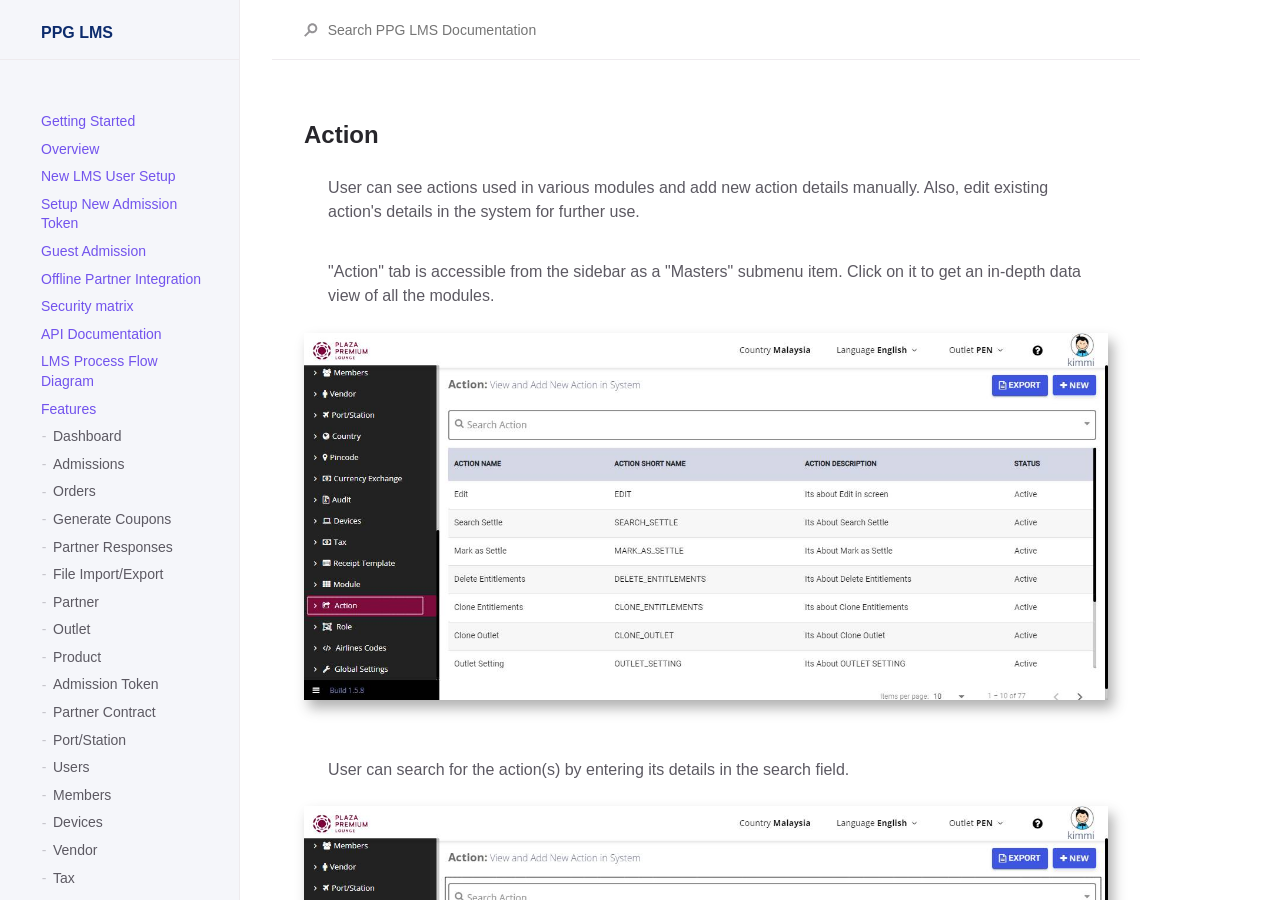
<file: assets/help/docs/action/index.html>
<!DOCTYPE html>

<html lang="en-US">

<head>
  <meta charset="UTF-8" />
  <meta http-equiv="X-UA-Compatible" content="IE=Edge" />

  <title>Action - PPG LMS Documentation</title>

  <link href="https://stackpath.bootstrapcdn.com/bootstrap/4.3.1/css/bootstrap.min.css" rel="stylesheet"
    integrity="sha384-ggOyR0iXCbMQv3Xipma34MD+dH/1fQ784/j6cY/iJTQUOhcWr7x9JvoRxT2MZw1T" crossorigin="anonymous" />
  <link rel="stylesheet" type="text/css"
    href="https://stackpath.bootstrapcdn.com/font-awesome/4.7.0/css/font-awesome.min.css" />
  <link rel="stylesheet" href="../../assets/css/just-the-docs.css" />
  <!--Different Browser icon for All Devices -->
  <link href="../../assets/images/fav_icon.ico" rel="icon" type="image/x-icon" />
  <!--IE Browser icon for All Devices -->
  <link href="../../assets/images/fav_icon.ico" rel="shortcut icon" type="image/x-icon" />
  <!--Icon for Devices -->
  <link href="../../assets/images/fav_icon.ico" rel="apple-touch-icon" />
  <!--Icon for Devices -->
  <link href="../../assets/images/fav_icon.ico" rel="apple-touch-icon-precomposed" />

  <script type="text/javascript" src="https://cdnjs.cloudflare.com/ajax/libs/jquery/2.1.3/jquery.min.js"></script>
  <script src="https://stackpath.bootstrapcdn.com/bootstrap/4.3.1/js/bootstrap.min.js"
    integrity="sha384-JjSmVgyd0p3pXB1rRibZUAYoIIy6OrQ6VrjIEaFf/nJGzIxFDsf4x0xIM+B07jRM"
    crossorigin="anonymous"></script>

  <script type="text/javascript" src="../../assets/js/vendor/lunr.min.js"></script>


  <script type="text/javascript" src="../../assets/js/just-the-docs.js"></script>

  <meta name="viewport" content="width=device-width, initial-scale=1" />
</head>

<body>
  <div class="page-wrap">
    <div class="side-bar">
      <div class="site-header">
        <a href="../.." class="site-title lh-tight">PPG LMS</a>
        <button class="menu-button fs-3 js-main-nav-trigger" data-text-toggle="Hide" type="button">Menu</button>
      </div>

      <div class="navigation main-nav js-main-nav">
        <nav role="navigation" aria-label="Main navigation">
          <ul class="navigation-list"><li
              class="navigation-list-item"
            ><a
                href="../../index.html"
                class="navigation-list-link"
                >Getting Started</a
              ></li><li
              class="navigation-list-item"
            ><a
                href="../../docs/overview/index.html"
                class="navigation-list-link"
                >Overview</a
              ></li><li
              class="navigation-list-item"
            ><a
                href="../../docs/newLmsUserSetup/index.html"
                class="navigation-list-link"
                >New LMS User Setup</a
              ></li><li
              class="navigation-list-item"
            ><a
                href="../../docs/setUpNewAdmissionToken/index.html"
                class="navigation-list-link"
                >Setup New Admission Token</a
              ></li><li
              class="navigation-list-item"
            ><a
                href="../../docs/guestAdmission/index.html"
                class="navigation-list-link"
                >Guest Admission</a
              ></li><li
              class="navigation-list-item"
            ><a
                href="../../docs/offlineParthnerIntergration/index.html"
                class="navigation-list-link"
                >Offline Partner Integration</a
              ></li><li
              class="navigation-list-item"
            ><a
                href="../../docs/securityMatrix/index.html"
                class="navigation-list-link"
                >Security matrix</a
              ></li><li
              class="navigation-list-item"
            ><a
                href="../../docs/API%20Documentation/index.html"
                class="navigation-list-link"
                >API Documentation</a
              ><ul class="navigation-list-child-list"><li
                  class="navigation-list-item "
                ><a
                    href="../../docs/login/index.html"
                    class="navigation-list-link"
                    >Login</a
                  ></li><li
                  class="navigation-list-item "
                ><a
                    href="../../docs/profile/index.html"
                    class="navigation-list-link"
                    >Profile</a
                  ></li><li
                  class="navigation-list-item "
                ><a
                    href="../../docs/changePassword/index.html"
                    class="navigation-list-link"
                    >Change Password</a
                  ></li><li
                  class="navigation-list-item "
                ><a
                    href="../../docs/certificateList/index.html"
                    class="navigation-list-link"
                    >Certificate List</a
                  ></li><li
                  class="navigation-list-item "
                ><a
                    href="../../docs/cardSave/index.html"
                    class="navigation-list-link"
                    >Card Save</a
                  ></li><li
                  class="navigation-list-item "
                ><a
                    href="../../docs/verifyToken/index.html"
                    class="navigation-list-link"
                    >Verify Token</a
                  ></li><li
                  class="navigation-list-item "
                ><a
                    href="../../docs/boardingPassScan/index.html"
                    class="navigation-list-link"
                    >Boarding Pass Scan</a
                  ></li><li
                  class="navigation-list-item "
                ><a
                    href="../../docs/boardingPassSave/index.html"
                    class="navigation-list-link"
                    >Boarding Pass Save</a
                  ></li><li
                  class="navigation-list-item "
                ><a
                    href="../../docs/boardingPassId/index.html"
                    class="navigation-list-link"
                    >Boarding Pass ID</a
                  ></li><li
                  class="navigation-list-item "
                ><a
                    href="../../docs/corporateTokens/index.html"
                    class="navigation-list-link"
                    >Corporates Token</a
                  ></li><li
                  class="navigation-list-item "
                ><a
                    href="../../docs/corporates/index.html"
                    class="navigation-list-link"
                    >Corporates</a
                  ></li><li
                  class="navigation-list-item "
                ><a
                    href="../../docs/redeemCoupon/index.html"
                    class="navigation-list-link"
                    >Redeem Coupon</a
                  ></li><li
                  class="navigation-list-item "
                ><a
                    href="../../docs/getFacilities/index.html"
                    class="navigation-list-link"
                    >Get Facilities</a
                  ></li><li
                  class="navigation-list-item "
                ><a
                    href="../../docs/getProducts/index.html"
                    class="navigation-list-link"
                    >Get Products</a
                  ></li><li
                  class="navigation-list-item "
                ><a
                    href="../../docs/getOrders/index.html"
                    class="navigation-list-link"
                    >Get Orders</a
                  ></li><li
                  class="navigation-list-item "
                ><a
                    href="../../docs/getOutlets/index.html"
                    class="navigation-list-link"
                    >Get Outlets</a
                  ></li><li
                  class="navigation-list-item "
                ><a
                    href="../../docs/getEntitlements/index.html"
                    class="navigation-list-link"
                    >Get Entitlements</a
                  ></li><li
                  class="navigation-list-item "
                ><a
                    href="../../docs/getadmissions/index.html"
                    class="navigation-list-link"
                    >Get Admissions</a
                  ></li><li
                  class="navigation-list-item "
                ><a
                    href="../../docs/blackListedToken/index.html"
                    class="navigation-list-link"
                    >Blacklisted Token</a
                  ></li><li
                  class="navigation-list-item "
                ><a
                    href="../../docs/whitelistedToken/index.html"
                    class="navigation-list-link"
                    >Whitelisted Token</a
                  ></li><li
                  class="navigation-list-item "
                ><a
                    href="../../docs/mapOutlets/index.html"
                    class="navigation-list-link"
                    >Map Outlets</a
                  ></li><li
                  class="navigation-list-item "
                ><a
                    href="../../docs/mapProducts/index.html"
                    class="navigation-list-link"
                    >Map Products</a
                  ></li><li
                  class="navigation-list-item "
                ><a
                    href="../../docs/getToken/index.html"
                    class="navigation-list-link"
                    >Get Token</a
                  ></li><li
                  class="navigation-list-item "
                ><a
                    href="../../docs/getCouponCode/index.html"
                    class="navigation-list-link"
                    >Coupon Code</a
                  ></li><li
                  class="navigation-list-item "
                ><a
                    href="../../docs/getCouponDetails/index.html"
                    class="navigation-list-link"
                    >Coupon Details</a
                  ></li><li
                  class="navigation-list-item "
                ><a
                    href="../../docs/cancelCoupon/index.html"
                    class="navigation-list-link"
                    >Cancel Coupon</a
                  ></li><li
                  class="navigation-list-item "
                ><a
                    href="../../docs/redeemToken/index.html"
                    class="navigation-list-link"
                    >Redeem Token</a
                  ></li><li
                  class="navigation-list-item "
                ><a
                    href="../../docs/updateCoupon/index.html"
                    class="navigation-list-link"
                    >Update Coupon</a
                  ></li></ul></li><li
              class="navigation-list-item"
            ><a
                href="../../docs/LMSprocessflowdiadram/index.html"
                class="navigation-list-link"
                >LMS Process Flow Diagram</a
              ></li><li
              class="navigation-list-item active"
            ><a
                href="../../docs/features/index.html"
                class="navigation-list-link"
                >Features</a
              ><ul class="navigation-list-child-list"><li
                  class="navigation-list-item "
                ><a
                    href="../../docs/dashboard/index.html"
                    class="navigation-list-link"
                    >Dashboard</a
                  ></li><li
                  class="navigation-list-item "
                ><a
                    href="../../docs/admissions/index.html"
                    class="navigation-list-link"
                    >Admissions</a
                  ></li><li
                  class="navigation-list-item "
                ><a
                    href="../../docs/orders/index.html"
                    class="navigation-list-link"
                    >Orders</a
                  ></li><li
                  class="navigation-list-item "
                ><a
                    href="../../docs/GenerateCoupons/index.html"
                    class="navigation-list-link"
                    >Generate Coupons</a
                  ></li><li
                  class="navigation-list-item "
                ><a
                    href="../../docs/partnerResponse/index.html"
                    class="navigation-list-link"
                    >Partner Responses</a
                  ></li><li
                  class="navigation-list-item "
                ><a
                    href="../../docs/fileImportExport/index.html"
                    class="navigation-list-link"
                    >File Import/Export</a
                  ></li><li
                  class="navigation-list-item "
                ><a
                    href="../../docs/partner/index.html"
                    class="navigation-list-link"
                    >Partner</a
                  ></li><li
                  class="navigation-list-item "
                ><a
                    href="../../docs/outlet/index.html"
                    class="navigation-list-link"
                    >Outlet</a
                  ></li><li
                  class="navigation-list-item "
                ><a
                    href="../../docs/product/index.html"
                    class="navigation-list-link"
                    >Product</a
                  ></li><li
                  class="navigation-list-item "
                ><a
                    href="../../docs/admissionToken/index.html"
                    class="navigation-list-link"
                    >Admission Token</a
                  ></li><li
                  class="navigation-list-item "
                ><a
                    href="../../docs/partnerContract/index.html"
                    class="navigation-list-link"
                    >Partner Contract</a
                  ></li><li
                  class="navigation-list-item "
                ><a
                    href="../../docs/airport/index.html"
                    class="navigation-list-link"
                    >Port/Station</a
                  ></li><li
                  class="navigation-list-item "
                ><a
                    href="../../docs/users/index.html"
                    class="navigation-list-link"
                    >Users</a
                  ></li><li
                  class="navigation-list-item "
                ><a
                    href="../../docs/members/index.html"
                    class="navigation-list-link"
                    >Members</a
                  ></li><li
                  class="navigation-list-item "
                ><a
                    href="../../docs/devices/index.html"
                    class="navigation-list-link"
                    >Devices</a
                  ></li><li
                  class="navigation-list-item "
                ><a
                    href="../../docs/vendor/index.html"
                    class="navigation-list-link"
                    >Vendor</a
                  ></li><li
                  class="navigation-list-item "
                ><a
                    href="../../docs/tax/index.html"
                    class="navigation-list-link"
                    >Tax</a
                  ></li><li
                  class="navigation-list-item "
                ><a
                    href="../../docs/country/index.html"
                    class="navigation-list-link"
                    >Country</a
                  ></li><li
                  class="navigation-list-item "
                ><a
                    href="../../docs/pincode/index.html"
                    class="navigation-list-link"
                    >Pincode</a
                  ></li><li
                  class="navigation-list-item "
                ><a
                    href="../../docs/receiptTemplate/index.html"
                    class="navigation-list-link"
                    >Recipt Template</a
                  ></li><li
                  class="navigation-list-item "
                ><a
                    href="../../docs/token/index.html"
                    class="navigation-list-link"
                    >Token</a
                  ></li><li
                  class="navigation-list-item "
                ><a
                    href="../../docs/module/index.html"
                    class="navigation-list-link"
                    >Module</a
                  ></li><li
                  class="navigation-list-item "
                ><a
                    href="../../docs/action/index.html"
                    class="navigation-list-link active"
                    >Action</a
                  ></li><li
                  class="navigation-list-item "
                ><a
                    href="../../docs/role/index.html"
                    class="navigation-list-link"
                    >Role</a
                  ></li><li
                  class="navigation-list-item "
                ><a
                    href="../../docs/globalSettings/index.html"
                    class="navigation-list-link"
                    >Global Settings</a
                  ></li><li
                  class="navigation-list-item "
                ><a
                    href="../../docs/AdmissionPOS/index.html"
                    class="navigation-list-link"
                    >Admission POS</a
                  ></li><li
                  class="navigation-list-item  "
                ><a
                    href="../../docs/DMR/index.html"
                    class="navigation-list-link "
                    >DMR</a
                  ></li>
                  <li class="navigation-list-item "><a
                        href="../../docs/AdmissionflowsviaSunmiDevice/index.html"
                        class="navigation-list-link"
                        >Admission flows via Sunmi Device</a
                      ></li></ul></li><li
                  class="navigation-list-item "
                ><a
                    href="../../docs/ReleaseLogs/index.html"
                    class="navigation-list-link"
                    >Release Logs</a
                  ><ul class="navigation-list-child-list"><li
                      class="navigation-list-item "
                    ><a
                        href="../../docs/FirstRelease/index.html"
                        class="navigation-list-link"
                        >Release Notes - Build 1.1.23.01-07</a
                      ></li></ul></li></ul>

      </div>
      <!-- <footer class="site-footer">
        <p class="text-small text-grey-dk-000 mb-4">This site is created by <a href="#">C Simplify IT</a>, for Samvad.</p>
      </footer> -->
    </div>
    <div class="main-content-wrap js-main-content" tabindex="0">
      <div class="main-content">
        <div class="page-header js-page-header">

          <div class="search">
            <div class="search-input-wrap">
              <input type="text" class="js-search-input search-input" tabindex="0"
                placeholder="Search PPG LMS Documentation" aria-label="Search PPG LMS Documentation" autocomplete="off">
              <svg width="14" height="14" viewBox="0 0 28 28" xmlns="http://www.w3.org/2000/svg" class="search-icon">
                <title>Search</title>
                <g fill-rule="nonzero">
                  <path
                    d="M17.332 20.735c-5.537 0-10-4.6-10-10.247 0-5.646 4.463-10.247 10-10.247 5.536 0 10 4.601 10 10.247s-4.464 10.247-10 10.247zm0-4c3.3 0 6-2.783 6-6.247 0-3.463-2.7-6.247-6-6.247s-6 2.784-6 6.247c0 3.464 2.7 6.247 6 6.247z" />
                  <path d="M11.672 13.791L.192 25.271 3.02 28.1 14.5 16.62z" />
                </g>
              </svg>
            </div>
            <div class="js-search-results search-results-wrap"></div>
          </div>

        </div>
        <div class="page">
          <div id="main-content" class="page-content" role="main">
            <h2><strong>Action</strong></h2>
            <p>
              User can see actions used in various modules and add new action details
              manually. Also, edit existing action's details in the system for further use.
            </p>
            <p>
              "Action" tab is accessible from the sidebar as a "Masters" submenu item. Click
              on it to get an in-depth data view of all the modules.
            </p>
            <img src="../../assets/images/action.jpg" alt=""
              style="margin-bottom: 30px; box-shadow: 5px 8px 12px #33333361" />
            <p>
              User can search for the action(s) by entering its details in the search field.
            </p>
            <img src="../../assets/images/actionSearch.jpg" alt=""
              style="margin-bottom: 30px; box-shadow: 5px 8px 12px #33333361" />
            <p>
              Or, User can click on the dropdown icon for advanced search in which options
              are present as different fields, use those to filter the search.
            </p>
            <img src="../../assets/images/actionDropdown.jpg" alt=""
              style="margin-bottom: 30px; box-shadow: 5px 8px 12px #33333361" />
            <p>Click on "Reset" button to reset the values.</p>
            <img src="../../assets/images/actionAddReset.jpg" alt=""
              style="margin-bottom: 30px; box-shadow: 5px 8px 12px #33333361" />
            <p>Click on the "Search" button to search for the result.</p>
            <img src="../../assets/images/actionAdvanceSearch.jpg" alt=""
              style="margin-bottom: 30px; box-shadow: 5px 8px 12px #33333361" />
            <p>You can find the list of actions in the table.</p>
            <img src="../../assets/images/actionTable.jpg" alt=""
              style="margin-bottom: 30px; box-shadow: 5px 8px 12px #33333361" />
            <p>
              User can edit the particular action detail from the system by double clicking
              on the respective row of the table.
            </p>
            <img src="../../assets/images/actionEditProduct.jpg" alt=""
              style="margin-bottom: 30px; box-shadow: 5px 8px 12px #33333361" />
            <p>
              System then populates a screen where the user can see the complete detail of
              that particular action including action name, action short name, action
              description, action URL. You can edit any field by clicking on them. And save
              the changes by clicking on the “Submit” button or you can reset the changes by
              clicking on the “Reset” button.
            </p>
            <img src="../../assets/images/actionEditDetails.jpg" alt=""
              style="margin-bottom: 30px; box-shadow: 5px 8px 12px #33333361" />

            <p>
              User can also add a new role by clicking on the “New” button present on the
              top right corner on the main screen.
            </p>
            <img src="../../assets/images/actionNew.jpg" alt=""
              style="margin-bottom: 30px; box-shadow: 5px 8px 12px #33333361" />
            <p>Fill the following information to add new action in the system.</p>
            <img src="../../assets/images/actionAddNew.jpg" alt=""
              style="margin-bottom: 30px; box-shadow: 5px 8px 12px #33333361" />
            <p>Click on "Reset" button to reset the form.</p>
            <img src="../../assets/images/actionReset.jpg" alt=""
              style="margin-bottom: 30px; box-shadow: 5px 8px 12px #33333361" />
            <p>Click on the "Submit" button to save the filled details in the system.</p>
            <img src="../../assets/images/actionAddSave.jpg" alt=""
              style="margin-bottom: 30px; box-shadow: 5px 8px 12px #33333361" />

            <p><strong>Below are the input fields used in this screen:</strong></p>
            <table class="table-bordered">
              <tr>
                <th>Name of the field</th>
                <th>Entry Mode</th>
                <th>Mandatory</th>
                <th>Comments</th>
              </tr>
              <tr>
                <td>Action Name</td>
                <td>Free text with dropdown</td>
                <td>Yes</td>
                <td>
                  User have to enter the first three alphabets of the module name and system
                  will show the result based on the input. Once user selects a module name
                  it will auto-populate the fields like Action Short Name, Action
                  Description, Action URL.
                </td>
              </tr>
              <tr>
                <td>Action Short Name</td>
                <td>Free text</td>
                <td>Yes</td>
                <td>
                  This field is system generated once the user selects module name Action
                  Short name. Also, user can enter the short name( should be in capital
                  letters always).
                </td>
              </tr>
              <tr>
                <td>Action Description</td>
                <td>Free text</td>
                <td>Yes</td>
                <td>
                  This field is system generated once the user selects module name
                  description is auto-populated. Also, user can enter it manually.
                </td>
              </tr>
              <tr>
                <td>Action Url</td>
                <td>Free text</td>
                <td>Yes</td>
                <td>
                  This field is system generated once you select module name, action url
                  will be auto=populated. Also, user can enter it manually.
                </td>
              </tr>
              <tr>
                <td>Is Active</td>
                <td>Switch (Toggle) Button</td>
                <td>Yes</td>
                <td>Yes/No</td>
              </tr>
            </table>


          </div>
        </div>
      </div>
    </div>

</body>

</html>
</file>
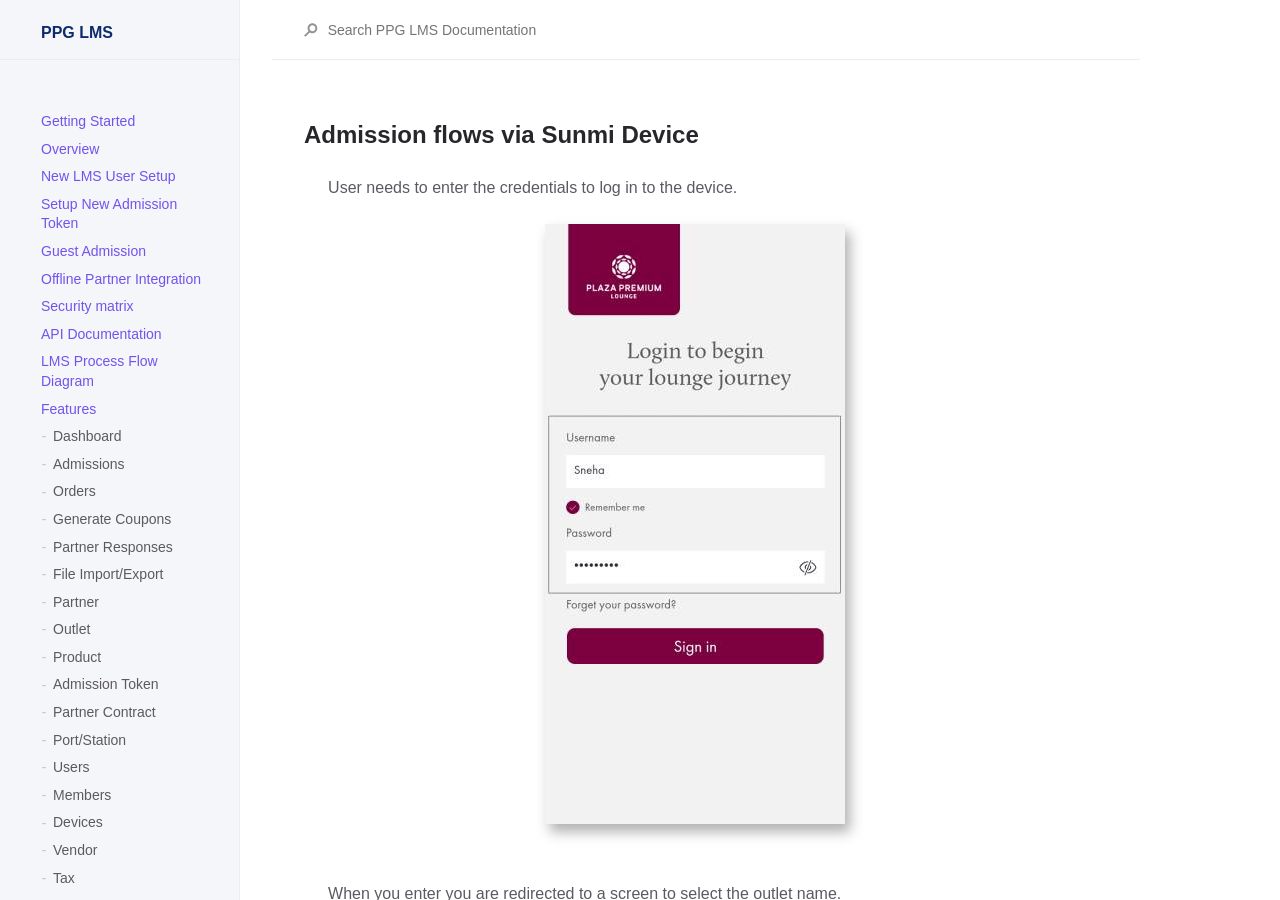
<file: assets/help/docs/AdmissionflowsviaSunmiDevice/index.html>
<!DOCTYPE html>

<html lang="en-US">

<head>
  <meta charset="UTF-8" />
  <meta http-equiv="X-UA-Compatible" content="IE=Edge" />

  <title>Admission flows via Sunmi Device - PPG LMS Documentation</title>

  <link href="https://stackpath.bootstrapcdn.com/bootstrap/4.3.1/css/bootstrap.min.css" rel="stylesheet"
    integrity="sha384-ggOyR0iXCbMQv3Xipma34MD+dH/1fQ784/j6cY/iJTQUOhcWr7x9JvoRxT2MZw1T" crossorigin="anonymous" />
  <link rel="stylesheet" type="text/css"
    href="https://stackpath.bootstrapcdn.com/font-awesome/4.7.0/css/font-awesome.min.css" />
  <link rel="stylesheet" href="../../assets/css/just-the-docs.css" />
  <!--Different Browser icon for All Devices -->
  <link href="../../assets/images/fav_icon.ico" rel="icon" type="image/x-icon" />
  <!--IE Browser icon for All Devices -->
  <link href="../../assets/images/fav_icon.ico" rel="shortcut icon" type="image/x-icon" />
  <!--Icon for Devices -->
  <link href="../../assets/images/fav_icon.ico" rel="apple-touch-icon" />
  <!--Icon for Devices -->
  <link href="../../assets/images/fav_icon.ico" rel="apple-touch-icon-precomposed" />

  <script type="text/javascript" src="https://cdnjs.cloudflare.com/ajax/libs/jquery/2.1.3/jquery.min.js"></script>
  <script src="https://stackpath.bootstrapcdn.com/bootstrap/4.3.1/js/bootstrap.min.js"
    integrity="sha384-JjSmVgyd0p3pXB1rRibZUAYoIIy6OrQ6VrjIEaFf/nJGzIxFDsf4x0xIM+B07jRM"
    crossorigin="anonymous"></script>

  <script type="text/javascript" src="../../assets/js/vendor/lunr.min.js"></script>


  <script type="text/javascript" src="../../assets/js/just-the-docs.js"></script>

  <meta name="viewport" content="width=device-width, initial-scale=1" />
</head>

<body>
  <div class="page-wrap">
    <div class="side-bar">
      <div class="site-header">
        <a href="../.." class="site-title lh-tight">PPG LMS</a>
        <button class="menu-button fs-3 js-main-nav-trigger" data-text-toggle="Hide" type="button">Menu</button>
      </div>

      <div class="navigation main-nav js-main-nav">
        <nav role="navigation" aria-label="Main navigation">
          <ul class="navigation-list"><li
              class="navigation-list-item"
            ><a
                href="../../index.html"
                class="navigation-list-link"
                >Getting Started</a
              ></li><li
              class="navigation-list-item"
            ><a
                href="../../docs/overview/index.html"
                class="navigation-list-link"
                >Overview</a
              ></li><li
              class="navigation-list-item"
            ><a
                href="../../docs/newLmsUserSetup/index.html"
                class="navigation-list-link"
                >New LMS User Setup</a
              ></li><li
              class="navigation-list-item"
            ><a
                href="../../docs/setUpNewAdmissionToken/index.html"
                class="navigation-list-link"
                >Setup New Admission Token</a
              ></li><li
              class="navigation-list-item"
            ><a
                href="../../docs/guestAdmission/index.html"
                class="navigation-list-link"
                >Guest Admission</a
              ></li><li
              class="navigation-list-item"
            ><a
                href="../../docs/offlineParthnerIntergration/index.html"
                class="navigation-list-link"
                >Offline Partner Integration</a
              ></li><li
              class="navigation-list-item"
            ><a
                href="../../docs/securityMatrix/index.html"
                class="navigation-list-link"
                >Security matrix</a
              ></li><li
              class="navigation-list-item"
            ><a
                href="../../docs/API%20Documentation/index.html"
                class="navigation-list-link"
                >API Documentation</a
              ><ul class="navigation-list-child-list"><li
                  class="navigation-list-item "
                ><a
                    href="../../docs/login/index.html"
                    class="navigation-list-link"
                    >Login</a
                  ></li><li
                  class="navigation-list-item "
                ><a
                    href="../../docs/profile/index.html"
                    class="navigation-list-link"
                    >Profile</a
                  ></li><li
                  class="navigation-list-item "
                ><a
                    href="../../docs/changePassword/index.html"
                    class="navigation-list-link"
                    >Change Password</a
                  ></li><li
                  class="navigation-list-item "
                ><a
                    href="../../docs/certificateList/index.html"
                    class="navigation-list-link"
                    >Certificate List</a
                  ></li><li
                  class="navigation-list-item "
                ><a
                    href="../../docs/cardSave/index.html"
                    class="navigation-list-link"
                    >Card Save</a
                  ></li><li
                  class="navigation-list-item "
                ><a
                    href="../../docs/verifyToken/index.html"
                    class="navigation-list-link"
                    >Verify Token</a
                  ></li><li
                  class="navigation-list-item "
                ><a
                    href="../../docs/boardingPassScan/index.html"
                    class="navigation-list-link"
                    >Boarding Pass Scan</a
                  ></li><li
                  class="navigation-list-item "
                ><a
                    href="../../docs/boardingPassSave/index.html"
                    class="navigation-list-link"
                    >Boarding Pass Save</a
                  ></li><li
                  class="navigation-list-item "
                ><a
                    href="../../docs/boardingPassId/index.html"
                    class="navigation-list-link"
                    >Boarding Pass ID</a
                  ></li><li
                  class="navigation-list-item "
                ><a
                    href="../../docs/corporateTokens/index.html"
                    class="navigation-list-link"
                    >Corporates Token</a
                  ></li><li
                  class="navigation-list-item "
                ><a
                    href="../../docs/corporates/index.html"
                    class="navigation-list-link"
                    >Corporates</a
                  ></li><li
                  class="navigation-list-item "
                ><a
                    href="../../docs/redeemCoupon/index.html"
                    class="navigation-list-link"
                    >Redeem Coupon</a
                  ></li><li
                  class="navigation-list-item "
                ><a
                    href="../../docs/getFacilities/index.html"
                    class="navigation-list-link"
                    >Get Facilities</a
                  ></li><li
                  class="navigation-list-item "
                ><a
                    href="../../docs/getProducts/index.html"
                    class="navigation-list-link"
                    >Get Products</a
                  ></li><li
                  class="navigation-list-item "
                ><a
                    href="../../docs/getOrders/index.html"
                    class="navigation-list-link"
                    >Get Orders</a
                  ></li><li
                  class="navigation-list-item "
                ><a
                    href="../../docs/getOutlets/index.html"
                    class="navigation-list-link"
                    >Get Outlets</a
                  ></li><li
                  class="navigation-list-item "
                ><a
                    href="../../docs/getEntitlements/index.html"
                    class="navigation-list-link"
                    >Get Entitlements</a
                  ></li><li
                  class="navigation-list-item "
                ><a
                    href="../../docs/getadmissions/index.html"
                    class="navigation-list-link"
                    >Get Admissions</a
                  ></li><li
                  class="navigation-list-item "
                ><a
                    href="../../docs/blackListedToken/index.html"
                    class="navigation-list-link"
                    >Blacklisted Token</a
                  ></li><li
                  class="navigation-list-item "
                ><a
                    href="../../docs/whitelistedToken/index.html"
                    class="navigation-list-link"
                    >Whitelisted Token</a
                  ></li><li
                  class="navigation-list-item "
                ><a
                    href="../../docs/mapOutlets/index.html"
                    class="navigation-list-link"
                    >Map Outlets</a
                  ></li><li
                  class="navigation-list-item "
                ><a
                    href="../../docs/mapProducts/index.html"
                    class="navigation-list-link"
                    >Map Products</a
                  ></li><li
                  class="navigation-list-item "
                ><a
                    href="../../docs/getToken/index.html"
                    class="navigation-list-link"
                    >Get Token</a
                  ></li><li
                  class="navigation-list-item "
                ><a
                    href="../../docs/getCouponCode/index.html"
                    class="navigation-list-link"
                    >Coupon Code</a
                  ></li><li
                  class="navigation-list-item "
                ><a
                    href="../../docs/getCouponDetails/index.html"
                    class="navigation-list-link"
                    >Coupon Details</a
                  ></li><li
                  class="navigation-list-item "
                ><a
                    href="../../docs/cancelCoupon/index.html"
                    class="navigation-list-link"
                    >Cancel Coupon</a
                  ></li><li
                  class="navigation-list-item "
                ><a
                    href="../../docs/redeemToken/index.html"
                    class="navigation-list-link"
                    >Redeem Token</a
                  ></li><li
                  class="navigation-list-item "
                ><a
                    href="../../docs/updateCoupon/index.html"
                    class="navigation-list-link"
                    >Update Coupon</a
                  ></li></ul></li><li
              class="navigation-list-item"
            ><a
                href="../../docs/LMSprocessflowdiadram/index.html"
                class="navigation-list-link"
                >LMS Process Flow Diagram</a
              ></li><li
              class="navigation-list-item active"
            ><a
                href="../../docs/features/index.html"
                class="navigation-list-link"
                >Features</a
              ><ul class="navigation-list-child-list"><li
                  class="navigation-list-item "
                ><a
                    href="../../docs/dashboard/index.html"
                    class="navigation-list-link"
                    >Dashboard</a
                  ></li><li
                  class="navigation-list-item "
                ><a
                    href="../../docs/admissions/index.html"
                    class="navigation-list-link"
                    >Admissions</a
                  ></li><li
                  class="navigation-list-item "
                ><a
                    href="../../docs/orders/index.html"
                    class="navigation-list-link"
                    >Orders</a
                  ></li><li
                  class="navigation-list-item "
                ><a
                    href="../../docs/GenerateCoupons/index.html"
                    class="navigation-list-link"
                    >Generate Coupons</a
                  ></li><li
                  class="navigation-list-item "
                ><a
                    href="../../docs/partnerResponse/index.html"
                    class="navigation-list-link"
                    >Partner Responses</a
                  ></li><li
                  class="navigation-list-item "
                ><a
                    href="../../docs/fileImportExport/index.html"
                    class="navigation-list-link"
                    >File Import/Export</a
                  ></li><li
                  class="navigation-list-item "
                ><a
                    href="../../docs/partner/index.html"
                    class="navigation-list-link"
                    >Partner</a
                  ></li><li
                  class="navigation-list-item "
                ><a
                    href="../../docs/outlet/index.html"
                    class="navigation-list-link"
                    >Outlet</a
                  ></li><li
                  class="navigation-list-item "
                ><a
                    href="../../docs/product/index.html"
                    class="navigation-list-link"
                    >Product</a
                  ></li><li
                  class="navigation-list-item "
                ><a
                    href="../../docs/admissionToken/index.html"
                    class="navigation-list-link"
                    >Admission Token</a
                  ></li><li
                  class="navigation-list-item "
                ><a
                    href="../../docs/partnerContract/index.html"
                    class="navigation-list-link"
                    >Partner Contract</a
                  ></li><li
                  class="navigation-list-item "
                ><a
                    href="../../docs/airport/index.html"
                    class="navigation-list-link"
                    >Port/Station</a
                  ></li><li
                  class="navigation-list-item "
                ><a
                    href="../../docs/users/index.html"
                    class="navigation-list-link"
                    >Users</a
                  ></li><li
                  class="navigation-list-item "
                ><a
                    href="../../docs/members/index.html"
                    class="navigation-list-link"
                    >Members</a
                  ></li><li
                  class="navigation-list-item "
                ><a
                    href="../../docs/devices/index.html"
                    class="navigation-list-link"
                    >Devices</a
                  ></li><li
                  class="navigation-list-item "
                ><a
                    href="../../docs/vendor/index.html"
                    class="navigation-list-link"
                    >Vendor</a
                  ></li><li
                  class="navigation-list-item "
                ><a
                    href="../../docs/tax/index.html"
                    class="navigation-list-link"
                    >Tax</a
                  ></li><li
                  class="navigation-list-item "
                ><a
                    href="../../docs/country/index.html"
                    class="navigation-list-link"
                    >Country</a
                  ></li><li
                  class="navigation-list-item "
                ><a
                    href="../../docs/pincode/index.html"
                    class="navigation-list-link"
                    >Pincode</a
                  ></li><li
                  class="navigation-list-item "
                ><a
                    href="../../docs/receiptTemplate/index.html"
                    class="navigation-list-link"
                    >Recipt Template</a
                  ></li><li
                  class="navigation-list-item "
                ><a
                    href="../../docs/token/index.html"
                    class="navigation-list-link"
                    >Token</a
                  ></li><li
                  class="navigation-list-item "
                ><a
                    href="../../docs/module/index.html"
                    class="navigation-list-link"
                    >Module</a
                  ></li><li
                  class="navigation-list-item "
                ><a
                    href="../../docs/action/index.html"
                    class="navigation-list-link"
                    >Action</a
                  ></li><li
                  class="navigation-list-item "
                ><a
                    href="../../docs/role/index.html"
                    class="navigation-list-link"
                    >Role</a
                  ></li><li
                  class="navigation-list-item "
                ><a
                    href="../../docs/globalSettings/index.html"
                    class="navigation-list-link"
                    >Global Settings</a
                  ></li><li
                  class="navigation-list-item "
                ><a
                    href="../../docs/AdmissionPOS/index.html"
                    class="navigation-list-link"
                    >Admission POS</a
                  ></li><li
                  class="navigation-list-item  "
                ><a
                    href="../../docs/DMR/index.html"
                    class="navigation-list-link "
                    >DMR</a
                  ></li>
                  <li class="navigation-list-item "><a
                        href="../../docs/AdmissionflowsviaSunmiDevice/index.html"
                        class="navigation-list-link active"
                        >Admission flows via Sunmi Device</a
                      ></li></ul></li><li
                  class="navigation-list-item "
                ><a
                    href="../../docs/ReleaseLogs/index.html"
                    class="navigation-list-link"
                    >Release Logs</a
                  ><ul class="navigation-list-child-list"><li
                      class="navigation-list-item "
                    ><a
                        href="../../docs/FirstRelease/index.html"
                        class="navigation-list-link"
                        >Release Notes - Build 1.1.23.01-07</a
                      ></li></ul></li></ul>

      </div>
      <!-- <footer class="site-footer">
        <p class="text-small text-grey-dk-000 mb-4">This site is created by <a href="#">C Simplify IT</a>, for Samvad.</p>
      </footer> -->
    </div>
    <div class="main-content-wrap js-main-content" tabindex="0">
      <div class="main-content">
        <div class="page-header js-page-header">

          <div class="search">
            <div class="search-input-wrap">
              <input type="text" class="js-search-input search-input" tabindex="0"
                placeholder="Search PPG LMS Documentation" aria-label="Search PPG LMS Documentation" autocomplete="off">
              <svg width="14" height="14" viewBox="0 0 28 28" xmlns="http://www.w3.org/2000/svg" class="search-icon">
                <title>Search</title>
                <g fill-rule="nonzero">
                  <path
                    d="M17.332 20.735c-5.537 0-10-4.6-10-10.247 0-5.646 4.463-10.247 10-10.247 5.536 0 10 4.601 10 10.247s-4.464 10.247-10 10.247zm0-4c3.3 0 6-2.783 6-6.247 0-3.463-2.7-6.247-6-6.247s-6 2.784-6 6.247c0 3.464 2.7 6.247 6 6.247z" />
                  <path d="M11.672 13.791L.192 25.271 3.02 28.1 14.5 16.62z" />
                </g>
              </svg>
            </div>
            <div class="js-search-results search-results-wrap"></div>
          </div>

        </div>
        <div class="page">
          <div id="main-content" class="page-content" role="main">
            <h2><strong>Admission flows via Sunmi Device</strong></h2>
            <p>User needs to enter the credentials to log in to the device.</p>
            <img src="../../assets/images/APKloginflow.jpg" alt="" style="
    margin-bottom: 30px;
    text-align: center;
    box-shadow: 5px 8px 12px #33333361;
    margin-left: 30%;
  " />
            <p>When you enter you are redirected to a screen to select the outlet name.</p>
            <img src="../../assets/images/APKselectoutlet.jpg" alt="" style="
    margin-bottom: 30px;
    text-align: center;
    box-shadow: 5px 8px 12px #33333361;
    margin-left: 30%;
  " />
            <p>
              The a screen appears where all the flows are visible to the user and you can
              select one. E.g. if the guest is showing you credit card for the lounge access
              then select credit card option amongst the nine options.
            </p>
            <img src="../../assets/images/APKselecttokentype.jpg" alt="" style="
    margin-bottom: 30px;
    text-align: center;
    box-shadow: 5px 8px 12px #33333361;
    margin-left: 30%;
  " />
            <h3><strong>Admission Token Types</strong></h3>
            <p>
              <strong>Credit Card</strong> <br />To get airport lounge access customers can
              bring a credit card that comes with a lounge access feature or lounge access
              can be at discounted rate .The number of free airport lounge access varies
              from card to card. Few premium credit cards offer unlimited access to airport
              lounges along with complimentary guest. <a href="#credit">click here</a>.
            </p>
            <p>
              <strong>QR Code</strong> <br />To get airport lounge access customers can
              bring some vouchers or QR-Codes issued by third party. To set up such
              admission Token. <a href="#qr_code">click here</a>
            </p>
            <p>
              <strong>Smart Traveller Voucher</strong> <br />This is a loyality program run
              by Premium Plaza for members of smart traveller app. ST app API is called to
              know the membership ID validation. Arrture points can be used to redeem for
              various rewards.<a href="#Smart_Traveller">click here</a>
            </p>
            <p>
              <strong>Airline Invitation</strong> <br />Airline Passengers can get
              complimentary or discounted lounge access or other facilities, depending upon
              the Airline Program. The Admission Token will be setup by using the boarding
              pass. <a href="#airline_inv">click here</a>.
            </p>
            <p>
              <strong>Airline Staff</strong> <br />Airline Crew Members gets complimentary
              lounge access on the airports .They need to bring the crew ID passes to get
              lounge access. To set up Airline Staff Token.
              <a href="#airline_staff">click here</a>.
            </p>
            <p>
              <strong>Corporate Client Membership</strong> <br />Corporate Partners provides
              Coupon/Vouchers/Memberships to their customers, they can access complimentary
              or discounted lounge access and other facilities on the airport.
              <a href="#Client_Mem">click here</a>
            </p>
            <p>
              <strong>Walk-in</strong><br />A customer can avail lounge access or other
              facilities without any credit card or coupon.
              <a href="#Walk_in">click here</a>
            </p>
            <p>
              <strong>Online Booking</strong><br />In this flow guest brings the third party
              voucher which is generated online and gets lounge access or other facilities
              with that voucher. Partners like Evoucher, IBE etc generate these vouchers and
              distribute it to the guests to avail the services.<a href="#Online_booking">click here</a>
            </p>

            <p id="credit"><strong>Credit Card Flow:</strong></p>

            <p>Click on Credit Card option.</p>
            <img src="../../assets/images/APKselectcreditcard.jpg" alt="" style="
    margin-bottom: 30px;
    text-align: center;
    box-shadow: 5px 8px 12px #33333361;
    margin-left: 30%;
  " />
            <p>
              User is then redirected to the next screen where the device asks to enter the
              following details : Name, Credit card number and its expiry date. Click on
              Next button once the details are filled.
            </p>
            <img src="../../assets/images/APKcardDetails.jpg" alt="" style="
    margin-bottom: 30px;
    text-align: center;
    box-shadow: 5px 8px 12px #33333361;
    margin-left: 30%;
  " />
            <p>
              If more than one type of credit card is following the same BIN then you will
              see more than one option to choose from (else you will be redirected to the
              entitlements directly). Here two cards are possessing the same BIN so user
              needs to choose the one where the image on the device for the card name
              matches the credit card which guest has shown.
            </p>
            <img src="../../assets/images/APKchooseone.jpg" alt="" style="
    margin-bottom: 30px;
    text-align: center;
    box-shadow: 5px 8px 12px #33333361;
    margin-left: 30%;
  " />
            <p>
              Upon selecting the same, in the next screen all the entitlements are shown to
              the user which are binded to the credit card. By default the primary
              entitlement is selected with quantity as '1', ans you can increase the
              quantity of type of guest which is coming along with the primary card holder
              (if any). In this screen you will see the terms and conditions also which is
              very important to be taken care of at the time of admission. Click on 'Next'.
            </p>
            <img src="../../assets/images/APKentitlement.jpg" alt="" style="
    margin-bottom: 30px;
    text-align: center;
    box-shadow: 5px 8px 12px #33333361;
    margin-left: 30%;
  " />
            <p>
              User can now enter the boarding pass details bought by the guest by either
              scanning the boarding pass or entering the details manually. (Scanning should
              be preferred). You need to choose one out of 'Use Camera' or 'Manual Entry'.
            </p>
            <img src="../../assets/images/APKmanualentry.jpg" alt="" style="
    margin-bottom: 30px;
    text-align: center;
    box-shadow: 5px 8px 12px #33333361;
    margin-left: 30%;
  " />
            <p>
              If 'Manual Entry' was chosen then add the details of the boarding pass .(if
              three guests are coming along then this process will be repeated thrice).
              Click on 'Next'.
            </p>
            <img src="../../assets/images/APKGuestDetails.jpg" alt="" style="
    margin-bottom: 30px;
    text-align: center;
    box-shadow: 5px 8px 12px #33333361;
    margin-left: 30%;
  " />
            <p>
              On the next screen you can recheck the details, click on 'Confirm' if no
              changes are required else click on back.
            </p>
            <img src="../../assets/images/APKconfirmdetails.jpg" alt="" style="
    margin-bottom: 30px;
    text-align: center;
    box-shadow: 5px 8px 12px #33333361;
    margin-left: 30%;
  " />
            <p id="Arrture">
              If the guest is entitled to have 'Arrture Points' then click on 'Sign in'
              button else click on 'Confirm'.
            </p>
            <img src="../../assets/images/APKartureSignin.jpg" alt="" style="
    margin-bottom: 30px;
    text-align: center;
    box-shadow: 5px 8px 12px #33333361;
    margin-left: 30%;
  " />
            <p>
              If the guest is eligible for 'Arrture points' then you are redirected to this
              screen where you need to click on 'Scan my membership card'.
            </p>
            <img src="../../assets/images/APKscanCard.jpg" alt="" style="
    margin-bottom: 30px;
    text-align: center;
    box-shadow: 5px 8px 12px #33333361;
    margin-left: 30%;
  " />
            <p>
              Here you get two options either to scan or manually enter the membership id.
              After entering the membership id click on 'Next button'.
            </p>
            <img src="../../assets/images/APKfillSTID.jpg" alt="" style="
    margin-bottom: 30px;
    text-align: center;
    box-shadow: 5px 8px 12px #33333361;
    margin-left: 30%;
  " />
            <p>Click on 'Confirm' button.</p>
            <img src="../../assets/images/APKstconfirm.jpg" alt="" style="
    margin-bottom: 30px;
    text-align: center;
    box-shadow: 5px 8px 12px #33333361;
    margin-left: 30%;
  " />
            <p id="Payment">
              If any payment is to be paid then this screen appears. Click on the Payment
              type (Choose either Cash or Bank Terminal and click on 'Confirm'.
            </p>
            <img src="../../assets/images/APKPaymentType.jpg" alt="" style="
    margin-bottom: 30px;
    text-align: center;
    box-shadow: 5px 8px 12px #33333361;
    margin-left: 30%;
  " />
            <p>
              If Bank terminal was clicked you need to click on the type of card used for
              the payment.
            </p>
            <img src="../../assets/images/APKcardType.jpg" alt="" style="
    margin-bottom: 30px;
    text-align: center;
    box-shadow: 5px 8px 12px #33333361;
    margin-left: 30%;
  " />
            <p>
              Here in this screen, Currency will be auto-selected, you need to enter the
              total amount to be paid and Payment code (this can be the reference number).
              Click on 'OK' button.
            </p>
            <img src="../../assets/images/APKPaymentclickOK.jpg" alt="" style="
    margin-bottom: 30px;
    text-align: center;
    box-shadow: 5px 8px 12px #33333361;
    margin-left: 30%;
  " />
            <p>Once the details are entered, click on 'Confirm'.</p>
            <img src="../../assets/images/APKfinalconfirm.jpg" alt="" style="
    margin-bottom: 30px;
    text-align: center;
    box-shadow: 5px 8px 12px #33333361;
    margin-left: 30%;
  " />
            <p>
              In the next screen, take the signature from the guest and click on 'Complete'.
            </p>
            <img src="../../assets/images/APKsignature.jpg" alt="" style="
    margin-bottom: 30px;
    text-align: center;
    box-shadow: 5px 8px 12px #33333361;
    margin-left: 30%;
  " />
            <p>
              You can now send the receipt to the guest on email id provided by the guest by
              entering the email address and clicking on send icon on the right side of the
              field.
            </p>
            <img src="../../assets/images/APKsendEmail.jpg" alt="" style="
    margin-bottom: 30px;
    text-align: center;
    box-shadow: 5px 8px 12px #33333361;
    margin-left: 30%;
  " />
            <p>Click on 'Print Receipt' or 'Complete'.</p>
            <img src="../../assets/images/APKprintreceipt.jpg" alt="" style="
    margin-bottom: 30px;
    text-align: center;
    box-shadow: 5px 8px 12px #33333361;
    margin-left: 30%;
  " />
            <p id="qr_code"><strong>QR Code flow: </strong></p>
            <p>Select QR code amongst the flows visible on the device after login.</p>
            <img src="../../assets/images/APKqrflow.jpg" alt="" style="
    margin-bottom: 30px;
    text-align: center;
    box-shadow: 5px 8px 12px #33333361;
    margin-left: 30%;
  " />
            <p>
              In this screen choose either to scan the qr code or manually enter the code.
            </p>
            <img src="../../assets/images/APKqrManually.jpg" alt="" style="
    margin-bottom: 30px;
    text-align: center;
    box-shadow: 5px 8px 12px #33333361;
    margin-left: 30%;
  " />
            <p>Enter the QR code presented by the guest and click on 'Next' button.</p>
            <img src="../../assets/images/APKenterQRcode.jpg" alt="" style="
    margin-bottom: 30px;
    text-align: center;
    box-shadow: 5px 8px 12px #33333361;
    margin-left: 30%;
  " />
            <p>
              In the next screen all the entitlements are shown to the user which are binded
              to the qr code. By default the primary entitlement is selected with quantity
              as '1', and you can increase the quantity of type of guest which is coming
              along with the primary guest (if any). In this screen you will see the terms
              and conditions also which is very important to be taken care of at the time of
              admission. Click on 'Next'.
            </p>
            <img src="../../assets/images/APKqrEntitlement.jpg" alt="" style="
    margin-bottom: 30px;
    text-align: center;
    box-shadow: 5px 8px 12px #33333361;
    margin-left: 30%;
  " />
            <p>
              User can now enter the boarding pass details bought by the guest by either
              scanning the boarding pass or entering the details manually. (Scanning should
              be preferred). You need to choose one out of 'Use Camera' or 'Manual Entry'.
            </p>
            <img src="../../assets/images/APKqrboardingpass.jpg" alt="" style="
    margin-bottom: 30px;
    text-align: center;
    box-shadow: 5px 8px 12px #33333361;
    margin-left: 30%;
  " />
            <p>
              If 'Manual Entry' was chosen then add the details of the boarding pass .(if
              three guests are coming along then this process will be repeated thrice).
              Click on 'Next'.
            </p>
            <img src="../../assets/images/APKqrguestdetails.jpg" alt="" style="
    margin-bottom: 30px;
    text-align: center;
    box-shadow: 5px 8px 12px #33333361;
    margin-left: 30%;
  " />
            <p>
              On the next screen you can recheck the details, click on 'Confirm' if no
              changes are required else click on back.
            </p>
            <img src="../../assets/images/APKqrConfirm.jpg" alt="" style="
    margin-bottom: 30px;
    text-align: center;
    box-shadow: 5px 8px 12px #33333361;
    margin-left: 30%;
  " />
            <p>
              In the next screen, take the signature from the guest and click on 'Complete'.
            </p>
            <img src="../../assets/images/APKqrsignature.jpg" alt="" style="
    margin-bottom: 30px;
    text-align: center;
    box-shadow: 5px 8px 12px #33333361;
    margin-left: 30%;
  " />
            <p>
              You can now send the receipt to the guest on email id provided by the guest by
              entering the email address and clicking on send icon on the right side of the
              field.
            </p>
            <img src="../../assets/images/APKqrsndEmail.jpg" alt="" style="
    margin-bottom: 30px;
    text-align: center;
    box-shadow: 5px 8px 12px #33333361;
    margin-left: 30%;
  " />
            <p>Click on 'Print Receipt' or 'Complete'.</p>
            <img src="../../assets/images/APKqrPrintreceipt.jpg" alt="" style="
    margin-bottom: 30px;
    text-align: center;
    box-shadow: 5px 8px 12px #33333361;
    margin-left: 30%;
  " />
            <p id="Online_booking"><strong>Online Booking Flow :</strong></p>
            <p>
              When the guest brings a coupon from IBE partner, select 'Online Booking'
              amongst the flows visible on the device after login.
            </p>
            <img src="../../assets/images/apkIBEflow.jpg" alt="" style="
    margin-bottom: 30px;
    text-align: center;
    box-shadow: 5px 8px 12px #33333361;
    margin-left: 30%;
  " />
            <p>
              In this screen choose either to scan the qr code (by clicking on use camera)
              or manually enter the coupon code. In 48 Hours Booking you can see the
              bookings which are valid for next 48 hours.
            </p>
            <img src="../../assets/images/apkIBEselectone.jpg" alt="" style="
    margin-bottom: 30px;
    text-align: center;
    box-shadow: 5px 8px 12px #33333361;
    margin-left: 30%;
  " />
            <p>
              If Manual Entry is clicked GSO has to enter the coupon code presented by the
              guest and click on 'Next' button.
            </p>
            <img src="../../assets/images/apkIBEenterno..jpg" alt="" style="
    margin-bottom: 30px;
    text-align: center;
    box-shadow: 5px 8px 12px #33333361;
    margin-left: 30%;
  " />
            <p>
              Choose the correct Token name (If more than one token exists) else directly
              the entitlements are fetched on the screen.
            </p>
            <img src="../../assets/images/apkIBEchoosecardface.jpg" alt="" style="
    margin-bottom: 30px;
    text-align: center;
    box-shadow: 5px 8px 12px #33333361;
    margin-left: 30%;
  " />
            <p>
              In the next screen all the entitlements are shown to the user which are binded
              to the coupon code. By default the primary entitlement is selected with
              quantity as '1', and you can increase the quantity of type of guest which is
              coming along with the primary guest (if any). In this screen you will see the
              terms and conditions also which is very important to be taken care of at the
              time of admission. Click on 'Next'.
            </p>
            <img src="../../assets/images/apkIBEentitlement.jpg" alt="" style="
    margin-bottom: 30px;
    text-align: center;
    box-shadow: 5px 8px 12px #33333361;
    margin-left: 30%;
  " />
            <p>
              Note : If the guest is eligible to avail Arrture points
              <a href="#Arrture">CLICK HERE to know the steps.</a>
            </p>
            <p>
              On the next screen you can recheck the details, click on 'Confirm' if no
              changes are required else click on back.
            </p>
            <img src="../../assets/images/apkIBEconfirm.jpg" alt="" style="
    margin-bottom: 30px;
    text-align: center;
    box-shadow: 5px 8px 12px #33333361;
    margin-left: 30%;
  " />
            <p>
              Note : If the guest is eligible to for payment
              <a href="#Payment">CLICK HERE to know the steps.</a>
            </p>
            <p>
              In the next screen, take the signature from the guest If the signature is good
              to go click on 'Complete'. Else Click on 'Re-Signature'.
            </p>
            <img src="../../assets/images/apkIBEsignature.jpg" alt="" style="
    margin-bottom: 30px;
    text-align: center;
    box-shadow: 5px 8px 12px #33333361;
    margin-left: 30%;
  " />
            <p>
              You can now send the receipt to the guest on email id provided by the guest by
              entering the email address and clicking on send icon on the right side of the
              field,
            </p>
            <img src="../../assets/images/APKsendEmail.jpg" alt="" style="
    margin-bottom: 30px;
    text-align: center;
    box-shadow: 5px 8px 12px #33333361;
    margin-left: 30%;
  " />
            <p>Click on 'Print Receipt' or 'Complete'.</p>
            <img src="../../assets/images/APKprintreceipt.jpg" alt="" style="
    margin-bottom: 30px;
    text-align: center;
    box-shadow: 5px 8px 12px #33333361;
    margin-left: 30%;
  " />
            <p id="Smart_Traveller"><strong>Smart Traveller Flow : </strong></p>
            <p>
              If a guest presents 'Smart Traveller' voucher/coupon, select 'Smart Traveller'
              amongst the flows visible on the device after login.
            </p>
            <img src="../../assets/images/APKSTflow.jpg" alt="" style="
    margin-bottom: 30px;
    text-align: center;
    box-shadow: 5px 8px 12px #33333361;
    margin-left: 30%;
  " />
            <p>
              In this screen choose either to scan the qr code or manually enter the code.
            </p>
            <img src="../../assets/images/APKSTscanQR.jpg" alt="" style="
    margin-bottom: 30px;
    text-align: center;
    box-shadow: 5px 8px 12px #33333361;
    margin-left: 30%;
  " />
            <p>
              If Manual Entry is clicked GSO has to enter the coupon code presented by the
              guest and click on 'Next' button.
            </p>
            <img src="../../assets/images/APKSTentervoucher.jpg" alt="" style="
    margin-bottom: 30px;
    text-align: center;
    box-shadow: 5px 8px 12px #33333361;
    margin-left: 30%;
  " />
            <p>
              In the next screen all the entitlements are shown to the user which are binded
              to the qr code. By default the primary entitlement is selected with quantity
              as '1', and you can increase the quantity of type of guest which is coming
              along with the primary guest (if any). In this screen you will see the terms
              and conditions also which is very important to be taken care of at the time of
              admission. Click on 'Next'.
            </p>
            <img src="../../assets/images/APKSTentitlement.jpg" alt="" style="
    margin-bottom: 30px;
    text-align: center;
    box-shadow: 5px 8px 12px #33333361;
    margin-left: 30%;
  " />
            <p>
              User can now enter the boarding pass details bought by the guest by either
              scanning the boarding pass or entering the details manually. (Scanning should
              be preferred). You need to choose one out of 'Use Camera' or 'Manual Entry'.
            </p>
            <img src="../../assets/images/APKSTscanpass.jpg" alt="" style="
    margin-bottom: 30px;
    text-align: center;
    box-shadow: 5px 8px 12px #33333361;
    margin-left: 30%;
  " />
            <p>
              If 'Manual Entry' was chosen then add the details of the boarding pass .(if
              three guests are coming along then this process will be repeated thrice).
            </p>
            <img src="../../assets/images/APKSTpassdetails.jpg" alt="" style="
    margin-bottom: 30px;
    text-align: center;
    box-shadow: 5px 8px 12px #33333361;
    margin-left: 30%;
  " />
            <p>
              Recheck the details and click on 'Next' if the details are correct else click
              on back icon.
            </p>
            <img src="../../assets/images/APKSTrecheckdetails.jpg" alt="" style="
    margin-bottom: 30px;
    text-align: center;
    box-shadow: 5px 8px 12px #33333361;
    margin-left: 30%;
  " />
            <p>
              Note : If the guest is eligible to avail Arrture points
              <a href="#Arrture">CLICK HERE to know the steps.</a>
            </p>
            <p>
              On the next screen you can recheck the details, click on 'Confirm' if no
              changes are required else click on back.
            </p>
            <img src="../../assets/images/APKSTclickconfirm.jpg" alt="" style="
    margin-bottom: 30px;
    text-align: center;
    box-shadow: 5px 8px 12px #33333361;
    margin-left: 30%;
  " />
            <p>
              Note : If the guest is eligible to for payment
              <a href="#Payment">CLICK HERE to know the steps.</a>
            </p>
            <p>
              In the next screen, take the signature from the guest If the signature is good
              to go click on 'Complete'. Else Click on 'Re-Signature'.
            </p>
            <img src="../../assets/images/apkIBEsignature.jpg" alt="" style="
    margin-bottom: 30px;
    text-align: center;
    box-shadow: 5px 8px 12px #33333361;
    margin-left: 30%;
  " />
            <p>
              You can now send the receipt to the guest on email id provided by the guest by
              entering the email address and clicking on send icon on the right side of the
              field,
            </p>
            <img src="../../assets/images/APKsendEmail.jpg" alt="" style="
    margin-bottom: 30px;
    text-align: center;
    box-shadow: 5px 8px 12px #33333361;
    margin-left: 30%;
  " />
            <p>Click on 'Print Receipt' or 'Complete'.</p>
            <img src="../../assets/images/APKprintreceipt.jpg" alt="" style="
    margin-bottom: 30px;
    text-align: center;
    box-shadow: 5px 8px 12px #33333361;
    margin-left: 30%;
  " />
            <p id="Client_Mem"><strong>Corporate Client Membership Flow : </strong></p>
            <p>
              If a guest presents voucher/coupon provided by corporate clients, select
              'Corporate Client Membership' amongst the flows visible on the device after
              login.
            </p>
            <img src="../../assets/images/APKCMflow.jpg" alt="" style="
    margin-bottom: 30px;
    text-align: center;
    box-shadow: 5px 8px 12px #33333361;
    margin-left: 30%;
  " />
            <p>
              As soon as you click on this menu option, you will see some all the Partners
              for which Admission Instruction is defined as 'Corporate Client Membership'.
              GSO needs to select the partner name first whose coupon/voucher is provided by
              the guest.
            </p>
            <img src="../../assets/images/APKCMselectpartner.jpg" alt="" style="
    margin-bottom: 30px;
    text-align: center;
    box-shadow: 5px 8px 12px #33333361;
    margin-left: 30%;
  " />
            <p>
              Once the Partner name is selected, all the associated token name will be
              displayed on the screen (If more than one token is defined else the
              entitlements are shown directly).Click on the token name based on type of
              token provided by the guest (Coupon/ Voucher/ Membership Card etc.)
            </p>
            <img src="../../assets/images/APKCMcardface.jpg" alt="" style="
    margin-bottom: 30px;
    text-align: center;
    box-shadow: 5px 8px 12px #33333361;
    margin-left: 30%;
  " />
            <p>
              In this screen choose either to scan the coupon/membership card or manually
              enter the code.
            </p>
            <img src="../../assets/images/APKCMcardno.jpg" alt="" style="
    margin-bottom: 30px;
    text-align: center;
    box-shadow: 5px 8px 12px #33333361;
    margin-left: 30%;
  " />
            <p>
              If Manual Entry is clicked GSO has to enter the 'Code' presented by the guest,
              No. of primary guests, No. of accompany guests, Expiry date and click on
              'Next' button.
            </p>
            <img src="../../assets/images/APKCMentercode.jpg" alt="" style="
    margin-bottom: 30px;
    text-align: center;
    box-shadow: 5px 8px 12px #33333361;
    margin-left: 30%;
  " />
            <p>
              Note : Manual Input field at the bottom left corner should always be 'Checked'
              in order to add the information manually.
            </p>
            <p>
              In the next screen all the entitlements are shown to the user which are binded
              to the qr code. By default the primary entitlement is selected with quantity
              as '1', and you can increase the quantity of type of guest which is coming
              along with the primary guest (if any). In this screen you will see the terms
              and conditions also which is very important to be taken care of at the time of
              admission. Click on 'Next'.
            </p>
            <img src="../../assets/images/APKCMentitlement.jpg" alt="" style="
    margin-bottom: 30px;
    text-align: center;
    box-shadow: 5px 8px 12px #33333361;
    margin-left: 30%;
  " />
            <p>
              GSO can now enter the boarding pass details bought by the guest by either
              scanning the boarding pass or entering the details manually. (Scanning should
              be preferred). You need to choose one out of 'Use Camera' or 'Manual Entry'.
            </p>
            <img src="../../assets/images/APKCMscanPass.jpg" alt="" style="
    margin-bottom: 30px;
    text-align: center;
    box-shadow: 5px 8px 12px #33333361;
    margin-left: 30%;
  " />
            <p>
              If 'Manual Entry' was chosen then add the details of the boarding pass .(if
              three guests are coming along then this process will be repeated thrice).
            </p>
            <img src="../../assets/images/APKCMpassdetails.jpg" alt="" style="
    margin-bottom: 30px;
    text-align: center;
    box-shadow: 5px 8px 12px #33333361;
    margin-left: 30%;
  " />
            <p>
              Recheck the details and click on 'Next' if the details are correct else click
              on back icon.
            </p>
            <img src="../../assets/images/APKCMrecheckdetails.jpg" alt="" style="
    margin-bottom: 30px;
    text-align: center;
    box-shadow: 5px 8px 12px #33333361;
    margin-left: 30%;
  " />
            <p>
              Note : If the guest is eligible to avail Arrture points
              <a href="#Arrture">CLICK HERE to know the steps.</a>
            </p>
            <p>
              On the next screen you can recheck the details, click on 'Confirm' if no
              changes are required else click on back.
            </p>
            <img src="../../assets/images/APKCMconfirm.jpg" alt="" style="
    margin-bottom: 30px;
    text-align: center;
    box-shadow: 5px 8px 12px #33333361;
    margin-left: 30%;
  " />
            <p>
              Note : If the guest is eligible to for payment
              <a href="#Payment">CLICK HERE to know the steps.</a>
            </p>
            <p>
              In the next screen, take the signature from the guest If the signature is good
              to go click on 'Complete'. Else Click on 'Re-Signature'.
            </p>
            <img src="../../assets/images/apkIBEsignature.jpg" alt="" style="
    margin-bottom: 30px;
    text-align: center;
    box-shadow: 5px 8px 12px #33333361;
    margin-left: 30%;
  " />
            <p>
              You can now send the receipt to the guest on email id provided by the guest by
              entering the email address and clicking on send icon on the right side of the
              field,
            </p>
            <img src="../../assets/images/APKsendEmail.jpg" alt="" style="
    margin-bottom: 30px;
    text-align: center;
    box-shadow: 5px 8px 12px #33333361;
    margin-left: 30%;
  " />
            <p>Click on 'Print Receipt' or 'Complete'.</p>
            <img src="../../assets/images/APKprintreceipt.jpg" alt="" style="
    margin-bottom: 30px;
    text-align: center;
    box-shadow: 5px 8px 12px #33333361;
    margin-left: 30%;
  " />
            <p id="airline_inv"><strong>Airline Invitation flow : </strong></p>
            <p>
              If the guest has entitlement to use the lounge and other facilities provided
              by the Airlines, select the 'Airline Invitation' amongst the flows visible on
              the device after login.
            </p>
            <img src="../../assets/images/APKairlineInvitation.jpg" alt="" style="
    margin-bottom: 30px;
    text-align: center;
    box-shadow: 5px 8px 12px #33333361;
    margin-left: 30%;
  " />
            <p>In this case guest will provides the boarding pass to the GSO.</p>
            <img src="../../assets/images/APKairlineInvitation.jpg" alt="" style="
    margin-bottom: 30px;
    text-align: center;
    box-shadow: 5px 8px 12px #33333361;
    margin-left: 30%;
  " />
            <p>
              As soon as GSO clicks on 'Airline Invitation' GSO can now enter the boarding
              pass details bought by the guest by either scanning the boarding pass or
              entering the details manually. (Scanning should be preferred). You need to
              choose one out of 'Use Camera' or 'Manual Entry'.
            </p>
            <img src="../../assets/images/APKAIselectone.jpg" alt="" style="
    margin-bottom: 30px;
    text-align: center;
    box-shadow: 5px 8px 12px #33333361;
    margin-left: 30%;
  " />
            <p>
              If 'Manual Entry' was chosen then add the details of the boarding pass
              manually.
            </p>
            <img src="../../assets/images/APKAIpassdetails.jpg" alt="" style="
    margin-bottom: 30px;
    text-align: center;
    box-shadow: 5px 8px 12px #33333361;
    margin-left: 30%;
  " />
            <p>
              In the next screen all the entitlements are shown to the user which are binded
              to the qr code. By default the primary entitlement is selected with quantity
              as '1', and you can increase the quantity of type of guest which is coming
              along with the primary guest (if any). In this screen you will see the terms
              and conditions also which is very important to be taken care of at the time of
              admission. Click on 'Next'.
            </p>
            <img src="../../assets/images/APKAIentitlement.jpg" alt="" style="
    margin-bottom: 30px;
    text-align: center;
    box-shadow: 5px 8px 12px #33333361;
    margin-left: 30%;
  " />
            <p>
              Recheck the details and click on 'Next' if the details are correct else click
              on back icon.
            </p>
            <img src="../../assets/images/APKAIrecheckdetails.jpg" alt="" style="
    margin-bottom: 30px;
    text-align: center;
    box-shadow: 5px 8px 12px #33333361;
    margin-left: 30%;
  " />
            <p>
              Note : If the guest is eligible to avail Arrture points
              <a href="#Arrture">CLICK HERE to know the steps.</a>
            </p>
            <p>
              On the next screen you can recheck the details, click on 'Confirm' if no
              changes are required else click on back.
            </p>
            <img src="../../assets/images/APKAIconfirmdetails.jpg" alt="" style="
    margin-bottom: 30px;
    text-align: center;
    box-shadow: 5px 8px 12px #33333361;
    margin-left: 30%;
  " />
            <p>
              Note : If the guest is eligible to for payment
              <a href="#Payment">CLICK HERE to know the steps.</a>
            </p>
            <p>
              In the next screen, take the signature from the guest If the signature is good
              to go click on 'Complete'. Else Click on 'Re-Signature'.
            </p>
            <img src="../../assets/images/apkIBEsignature.jpg" alt="" style="
    margin-bottom: 30px;
    text-align: center;
    box-shadow: 5px 8px 12px #33333361;
    margin-left: 30%;
  " />
            <p>
              You can now send the receipt to the guest on email id provided by the guest by
              entering the email address and clicking on send icon on the right side of the
              field,
            </p>
            <img src="../../assets/images/APKsendEmail.jpg" alt="" style="
    margin-bottom: 30px;
    text-align: center;
    box-shadow: 5px 8px 12px #33333361;
    margin-left: 30%;
  " />
            <p>Click on 'Print Receipt' or 'Complete'.</p>
            <img src="../../assets/images/APKprintreceipt.jpg" alt="" style="
    margin-bottom: 30px;
    text-align: center;
    box-shadow: 5px 8px 12px #33333361;
    margin-left: 30%;
  " />

            <p id="airline_staff"><strong>Airline Crew Flow :</strong></p>

            <p>
              If the guest has entitlement to use the lounge and other facilities provided
              by the Airlines as the guest is a crew member, select the 'Airline Crew'
              amongst the flows visible on the device after login.
            </p>
            <img src="../../assets/images/APKAirlineCrewflow.jpg" alt="" style="
    margin-bottom: 30px;
    text-align: center;
    box-shadow: 5px 8px 12px #33333361;
    margin-left: 30%;
  " />
            <p>
              In this case guest will provides the Identification of being a crew member to
              the GSO.
            </p>
            <p>
              As soon as GSO clicks on 'Airline Crew' GSO can now enter theAirline Crew Id
              bought by the 'crew member' and click on 'Next' button.
            </p>
            <img src="../../assets/images/APKArlnCrewID.jpg" alt="" style="
    margin-bottom: 30px;
    text-align: center;
    box-shadow: 5px 8px 12px #33333361;
    margin-left: 30%;
  " />
            <p>
              In the next screen the entitlements are shown. By default the primary
              entitlement is selected with quantity as '1'. In this screen you will see the
              terms and conditions also which is very important to be taken care of at the
              time of admission. Click on 'Next'.
            </p>
            <img src="../../assets/images/APKACentitlement.jpg" alt="" style="
    margin-bottom: 30px;
    text-align: center;
    box-shadow: 5px 8px 12px #33333361;
    margin-left: 30%;
  " />
            <p>
              Note : If the guest is eligible to avail Arrture points
              <a href="#Arrture">CLICK HERE to know the steps.</a>
            </p>
            <p>
              On the next screen you can recheck the details, click on 'Confirm' if no
              changes are required else click on back.
            </p>
            <img src="../../assets/images/APKACconfirmdetails.jpg" alt="" style="
    margin-bottom: 30px;
    text-align: center;
    box-shadow: 5px 8px 12px #33333361;
    margin-left: 30%;
  " />
            <p>
              Note : If the guest is eligible to for payment
              <a href="#Payment">CLICK HERE to know the steps.</a>
            </p>
            <p>
              In the next screen, take the signature from the guest If the signature is good
              to go click on 'Complete'. Else Click on 'Re-Signature'.
            </p>
            <img src="../../assets/images/apkIBEsignature.jpg" alt="" style="
    margin-bottom: 30px;
    text-align: center;
    box-shadow: 5px 8px 12px #33333361;
    margin-left: 30%;
  " />
            <p>
              You can now send the receipt to the guest on email id provided by the guest by
              entering the email address and clicking on send icon on the right side of the
              field,
            </p>
            <img src="../../assets/images/APKsendEmail.jpg" alt="" style="
    margin-bottom: 30px;
    text-align: center;
    box-shadow: 5px 8px 12px #33333361;
    margin-left: 30%;
  " />
            <p>Click on 'Print Receipt' or 'Complete'.</p>
            <img src="../../assets/images/APKprintreceipt.jpg" alt="" style="
    margin-bottom: 30px;
    text-align: center;
    box-shadow: 5px 8px 12px #33333361;
    margin-left: 30%;
  " />

            <p id="Walk_in"><strong>Walk-In Flow : </strong></p>
            <p>
              If a guest wants to have lounge access and other facilities but is not
              entitled to have a free access (by any bank, corporate partner etc), the guest
              can still avail the same by 'Walk-in' and paying the amount for the service on
              the spot. Select the 'Walk-In' amongst the flows visible on the device after
              login.
            </p>
            <img src="../../assets/images/APKwalkinflow.jpg" alt="" style="
    margin-bottom: 30px;
    text-align: center;
    box-shadow: 5px 8px 12px #33333361;
    margin-left: 30%;
  " />
            <p>
              As soon as GSO selects the 'Walk-In', next screen appears which displays the
              name of the Partners which has an Admission Instruction bind on that partner.
              GSO needs to select the Partner name.
            </p>
            <img src="../../assets/images/APKWIpartnername.jpg" alt="" style="
    margin-bottom: 30px;
    text-align: center;
    box-shadow: 5px 8px 12px #33333361;
    margin-left: 30%;
  " />
            <p>
              Once selected, the Admission Instruction(s) is/are then displayed in the next
              screen for the GSO to choose. Click on the name of the AI.
            </p>
            <img src="../../assets/images/APKWIselectAI.jpg" alt="" style="
    margin-bottom: 30px;
    text-align: center;
    box-shadow: 5px 8px 12px #33333361;
    margin-left: 30%;
  " />
            <p>
              In the next screen all the entitlements are shown to the user which are binded
              to the qr code. By default the primary entitlement is selected with quantity
              as '1', and you can increase the quantity of type of guest which is coming
              along with the primary guest (if any). In this screen you will see the terms
              and conditions also which is very important to be taken care of at the time of
              admission. Click on 'Next'.
            </p>
            <img src="../../assets/images/APKWIentitlement.jpg" alt="" style="
    margin-bottom: 30px;
    text-align: center;
    box-shadow: 5px 8px 12px #33333361;
    margin-left: 30%;
  " />
            <p>
              GSO can now enter the boarding pass details bought by the guest by either
              scanning the boarding pass or entering the details manually. (Scanning should
              be preferred). You need to choose one out of 'Use Camera' or 'Manual Entry'.
            </p>
            <img src="../../assets/images/APKWIscanpass.jpg" alt="" style="
    margin-bottom: 30px;
    text-align: center;
    box-shadow: 5px 8px 12px #33333361;
    margin-left: 30%;
  " />
            <p>
              If 'Manual Entry' was chosen then add the details of the boarding pass
              manually. Click on 'Next'.
            </p>
            <img src="../../assets/images/APKWIpassdetails.jpg" alt="" style="
    margin-bottom: 30px;
    text-align: center;
    box-shadow: 5px 8px 12px #33333361;
    margin-left: 30%;
  " />
            <p>
              Recheck the details and click on 'Confirm' if the details are correct else
              click on back icon.
            </p>
            <img src="../../assets/images/APKWIrecheckdetails.jpg" alt="" style="
    margin-bottom: 30px;
    text-align: center;
    box-shadow: 5px 8px 12px #33333361;
    margin-left: 30%;
  " />
            <p>
              Note : If the guest is eligible to avail Arrture points
              <a href="#Arrture">CLICK HERE to know the steps.</a>
            </p>
            <p>
              On the next screen you can recheck the details, click on 'Confirm' if no
              changes are required else click on back.
            </p>
            <img src="../../assets/images/APKWIconfirm.jpg" alt="" style="
    margin-bottom: 30px;
    text-align: center;
    box-shadow: 5px 8px 12px #33333361;
    margin-left: 30%;
  " />
            <p>
              If any payment is to be paid then this screen appears. Click on the Payment
              type (Choose either Cash or Bank Terminal and click on 'Confirm'.
            </p>
            <img src="../../assets/images/APKWIpaymentType.jpg" alt="" style="
    margin-bottom: 30px;
    text-align: center;
    box-shadow: 5px 8px 12px #33333361;
    margin-left: 30%;
  " />
            <p>
              If Bank terminal was clicked you need to click on the type of card used for
              the payment.
            </p>
            <img src="../../assets/images/APKWIcardType.jpg" alt="" style="
    margin-bottom: 30px;
    text-align: center;
    box-shadow: 5px 8px 12px #33333361;
    margin-left: 30%;
  " />
            <p>
              Here in this screen, Currency will be auto-selected, you need to enter the
              total amount to be paid and Payment code (this can be the reference number).
              Click on 'OK' button.
            </p>
            <img src="../../assets/images/APKWIpaymentcode.jpg" alt="" style="
    margin-bottom: 30px;
    text-align: center;
    box-shadow: 5px 8px 12px #33333361;
    margin-left: 30%;
  " />
            <p>Once the details are entered, click on 'Confirm'.</p>
            <img src="../../assets/images/APKWIpaymentDone.jpg" alt="" style="
    margin-bottom: 30px;
    text-align: center;
    box-shadow: 5px 8px 12px #33333361;
    margin-left: 30%;
  " />
            <p>
              In the next screen, take the signature from the guest If the signature is good
              to go click on 'Complete'. Else Click on 'Re-Signature'.
            </p>
            <img src="../../assets/images/apkIBEsignature.jpg" alt="" style="
    margin-bottom: 30px;
    text-align: center;
    box-shadow: 5px 8px 12px #33333361;
    margin-left: 30%;
  " />
            <p>
              You can now send the receipt to the guest on email id provided by the guest by
              entering the email address and clicking on send icon on the right side of the
              field,
            </p>
            <img src="../../assets/images/APKsendEmail.jpg" alt="" style="
    margin-bottom: 30px;
    text-align: center;
    box-shadow: 5px 8px 12px #33333361;
    margin-left: 30%;
  " />
            <p>Click on 'Print Receipt' or 'Complete'.</p>
            <img src="../../assets/images/APKprintreceipt.jpg" alt="" style="
    margin-bottom: 30px;
    text-align: center;
    box-shadow: 5px 8px 12px #33333361;
    margin-left: 30%;
  " />


          </div>
        </div>
      </div>
    </div>

</body>

</html>
</file>
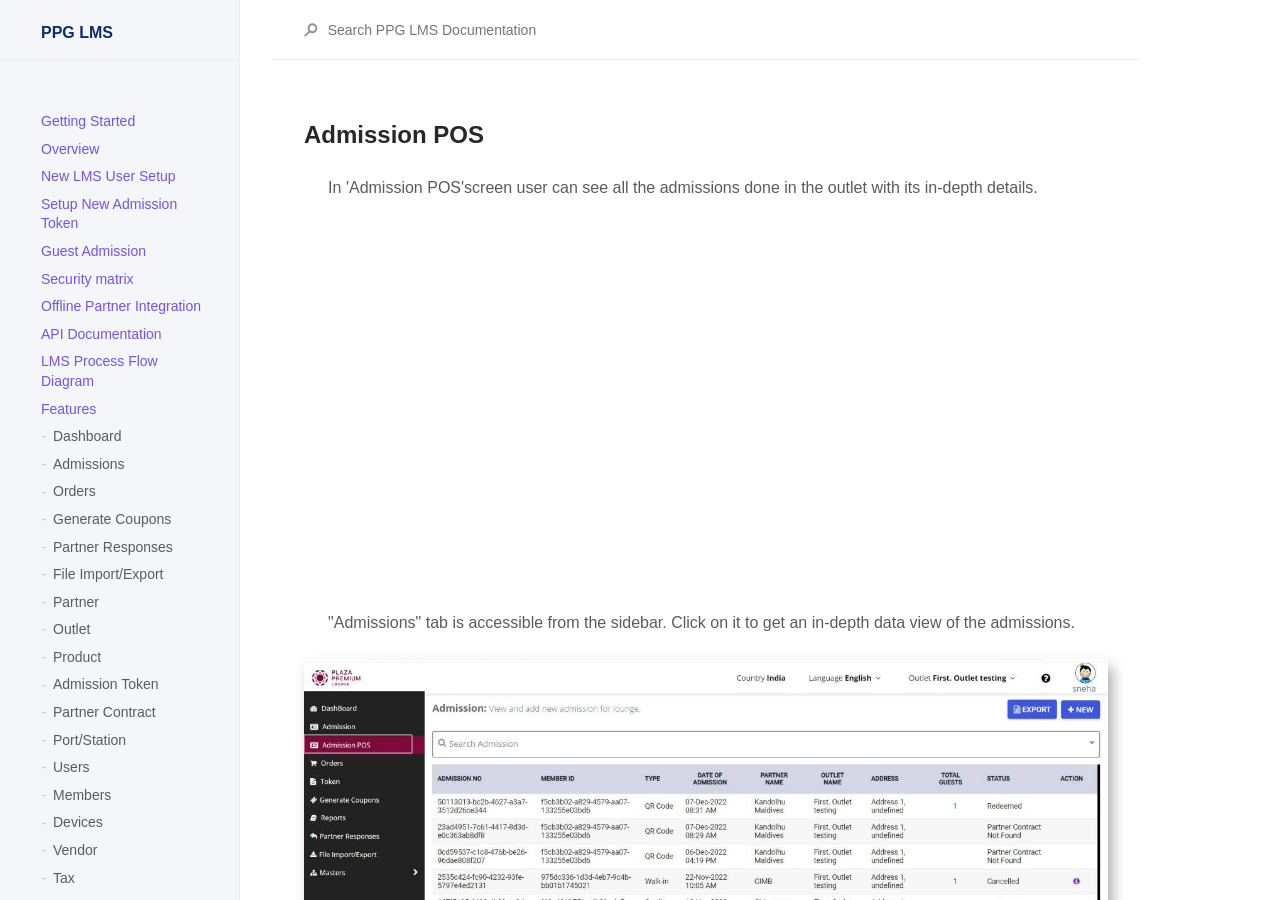
<file: assets/help/docs/AdmissionPOS/index.html>
<!DOCTYPE html>

<html lang="en-US">
<head>
  <meta charset="UTF-8" />
  <meta http-equiv="X-UA-Compatible" content="IE=Edge" />

  <title>Admission POS - PPG LMS Documentation</title>
  
  <link
    href="https://stackpath.bootstrapcdn.com/bootstrap/4.3.1/css/bootstrap.min.css"
    rel="stylesheet"
    integrity="sha384-ggOyR0iXCbMQv3Xipma34MD+dH/1fQ784/j6cY/iJTQUOhcWr7x9JvoRxT2MZw1T"
    crossorigin="anonymous"
  />
  <link
    rel="stylesheet"
    type="text/css"
    href="https://stackpath.bootstrapcdn.com/font-awesome/4.7.0/css/font-awesome.min.css"
  />
  <link
    rel="stylesheet"
    href="../../assets/css/just-the-docs.css"
  />
  <!--Different Browser icon for All Devices -->
  <link
    href="../../assets/images/fav_icon.ico"
    rel="icon"
    type="image/x-icon"
  />
  <!--IE Browser icon for All Devices -->
  <link
    href="../../assets/images/fav_icon.ico"
    rel="shortcut icon"
    type="image/x-icon"
  />
  <!--Icon for Devices -->
  <link
    href="../../assets/images/fav_icon.ico"
    rel="apple-touch-icon"
  />
  <!--Icon for Devices -->
  <link
    href="../../assets/images/fav_icon.ico"
    rel="apple-touch-icon-precomposed"
  />

  <script
    type="text/javascript"
    src="https://cdnjs.cloudflare.com/ajax/libs/jquery/2.1.3/jquery.min.js"
  ></script>
  <script
    src="https://stackpath.bootstrapcdn.com/bootstrap/4.3.1/js/bootstrap.min.js"
    integrity="sha384-JjSmVgyd0p3pXB1rRibZUAYoIIy6OrQ6VrjIEaFf/nJGzIxFDsf4x0xIM+B07jRM"
    crossorigin="anonymous"
  ></script>
  
  <script
    type="text/javascript"
    src="../../assets/js/vendor/lunr.min.js"
  ></script>
  

  <script
    type="text/javascript"
    src="../../assets/js/just-the-docs.js"
  ></script>

  <meta name="viewport" content="width=device-width, initial-scale=1" />
</head>

<body>
  <div class="page-wrap">
    <div class="side-bar">
      <div class="site-header">
        <a href="../.." class="site-title lh-tight">PPG LMS</a>
        <button class="menu-button fs-3 js-main-nav-trigger" data-text-toggle="Hide" type="button">Menu</button>
      </div>

      <div class="navigation main-nav js-main-nav">
        <nav role="navigation" aria-label="Main navigation">
  <ul class="navigation-list"><li
      class="navigation-list-item"
    ><a
        href="../../index.html"
        class="navigation-list-link"
        >Getting Started</a
      ></li><li
      class="navigation-list-item"
    ><a
        href="../../docs/overview/index.html"
        class="navigation-list-link"
        >Overview</a
      ></li><li
      class="navigation-list-item"
    ><a
        href="../../docs/newLmsUserSetup/index.html"
        class="navigation-list-link"
        >New LMS User Setup</a
      ></li><li
      class="navigation-list-item"
    ><a
        href="../../docs/setUpNewAdmissionToken/index.html"
        class="navigation-list-link"
        >Setup New Admission Token</a
      ></li><li
      class="navigation-list-item"
    ><a
        href="../../docs/guestAdmission/index.html"
        class="navigation-list-link"
        >Guest Admission</a
      ></li><li
      class="navigation-list-item"
    ><a
        href="../../docs/securityMatrix/index.html"
        class="navigation-list-link"
        >Security matrix</a
      ></li><li
      class="navigation-list-item"
    ><a
        href="../../docs/offlineParthnerIntergration/index.html"
        class="navigation-list-link"
        >Offline Partner Integration</a
      ></li><li
      class="navigation-list-item"
    ><a
        href="../../docs/API%20Documentation/index.html"
        class="navigation-list-link"
        >API Documentation</a
      ><ul class="navigation-list-child-list"><li
          class="navigation-list-item "
        ><a
            href="../../docs/login/index.html"
            class="navigation-list-link"
            >Login</a
          ></li><li
          class="navigation-list-item "
        ><a
            href="../../docs/profile/index.html"
            class="navigation-list-link"
            >Profile</a
          ></li><li
          class="navigation-list-item "
        ><a
            href="../../docs/changePassword/index.html"
            class="navigation-list-link"
            >Change Password</a
          ></li><li
          class="navigation-list-item "
        ><a
            href="../../docs/certificateList/index.html"
            class="navigation-list-link"
            >Certificate List</a
          ></li><li
          class="navigation-list-item "
        ><a
            href="../../docs/cardSave/index.html"
            class="navigation-list-link"
            >Card Save</a
          ></li><li
          class="navigation-list-item "
        ><a
            href="../../docs/verifyToken/index.html"
            class="navigation-list-link"
            >Verify Token</a
          ></li><li
          class="navigation-list-item "
        ><a
            href="../../docs/boardingPassScan/index.html"
            class="navigation-list-link"
            >Boarding Pass Scan</a
          ></li><li
          class="navigation-list-item "
        ><a
            href="../../docs/boardingPassSave/index.html"
            class="navigation-list-link"
            >Boarding Pass Save</a
          ></li><li
          class="navigation-list-item "
        ><a
            href="../../docs/boardingPassId/index.html"
            class="navigation-list-link"
            >Boarding Pass ID</a
          ></li><li
          class="navigation-list-item "
        ><a
            href="../../docs/corporateTokens/index.html"
            class="navigation-list-link"
            >Corporates Token</a
          ></li><li
          class="navigation-list-item "
        ><a
            href="../../docs/corporates/index.html"
            class="navigation-list-link"
            >Corporates</a
          ></li><li
          class="navigation-list-item "
        ><a
            href="../../docs/redeemCoupon/index.html"
            class="navigation-list-link"
            >Redeem Coupon</a
          ></li><li
          class="navigation-list-item "
        ><a
            href="../../docs/getFacilities/index.html"
            class="navigation-list-link"
            >Get Facilities</a
          ></li><li
          class="navigation-list-item "
        ><a
            href="../../docs/getProducts/index.html"
            class="navigation-list-link"
            >Get Products</a
          ></li><li
          class="navigation-list-item "
        ><a
            href="../../docs/getOrders/index.html"
            class="navigation-list-link"
            >Get Orders</a
          ></li><li
          class="navigation-list-item "
        ><a
            href="../../docs/getOutlets/index.html"
            class="navigation-list-link"
            >Get Outlets</a
          ></li><li
          class="navigation-list-item "
        ><a
            href="../../docs/getEntitlements/index.html"
            class="navigation-list-link"
            >Get Entitlements</a
          ></li><li
          class="navigation-list-item "
        ><a
            href="../../docs/getadmissions/index.html"
            class="navigation-list-link"
            >Get Admissions</a
          ></li><li
          class="navigation-list-item "
        ><a
            href="../../docs/blackListedToken/index.html"
            class="navigation-list-link"
            >Blacklisted Token</a
          ></li><li
          class="navigation-list-item "
        ><a
            href="../../docs/whitelistedToken/index.html"
            class="navigation-list-link"
            >Whitelisted Token</a
          ></li><li
          class="navigation-list-item "
        ><a
            href="../../docs/mapOutlets/index.html"
            class="navigation-list-link"
            >Map Outlets</a
          ></li><li
          class="navigation-list-item "
        ><a
            href="../../docs/mapProducts/index.html"
            class="navigation-list-link"
            >Map Products</a
          ></li><li
          class="navigation-list-item "
        ><a
            href="../../docs/getToken/index.html"
            class="navigation-list-link"
            >Get Token</a
          ></li><li
          class="navigation-list-item "
        ><a
            href="../../docs/getCouponCode/index.html"
            class="navigation-list-link"
            >Coupon Code</a
          ></li><li
          class="navigation-list-item "
        ><a
            href="../../docs/getCouponDetails/index.html"
            class="navigation-list-link"
            >Coupon Details</a
          ></li><li
          class="navigation-list-item "
        ><a
            href="../../docs/cancelCoupon/index.html"
            class="navigation-list-link"
            >Cancel Coupon</a
          ></li><li
          class="navigation-list-item "
        ><a
            href="../../docs/redeemToken/index.html"
            class="navigation-list-link"
            >Redeem Token</a
          ></li><li
          class="navigation-list-item "
        ><a
            href="../../docs/updateCoupon/index.html"
            class="navigation-list-link"
            >Update Coupon</a
          ></li></ul></li><li
      class="navigation-list-item"
    ><a
        href="../../docs/LMSprocessflowdiadram/index.html"
        class="navigation-list-link"
        >LMS Process Flow Diagram</a
      ></li><li
      class="navigation-list-item active"
    ><a
        href="../../docs/features/index.html"
        class="navigation-list-link"
        >Features</a
      ><ul class="navigation-list-child-list"><li
          class="navigation-list-item "
        ><a
            href="../../docs/dashboard/index.html"
            class="navigation-list-link"
            >Dashboard</a
          ></li><li
          class="navigation-list-item "
        ><a
            href="../../docs/admissions/index.html"
            class="navigation-list-link"
            >Admissions</a
          ></li><li
          class="navigation-list-item "
        ><a
            href="../../docs/orders/index.html"
            class="navigation-list-link"
            >Orders</a
          ></li><li
          class="navigation-list-item "
        ><a
            href="../../docs/GenerateCoupons/index.html"
            class="navigation-list-link"
            >Generate Coupons</a
          ></li><li
          class="navigation-list-item "
        ><a
            href="../../docs/partnerResponse/index.html"
            class="navigation-list-link"
            >Partner Responses</a
          ></li><li
          class="navigation-list-item "
        ><a
            href="../../docs/fileImportExport/index.html"
            class="navigation-list-link"
            >File Import/Export</a
          ></li><li
          class="navigation-list-item "
        ><a
            href="../../docs/partner/index.html"
            class="navigation-list-link"
            >Partner</a
          ></li><li
          class="navigation-list-item "
        ><a
            href="../../docs/outlet/index.html"
            class="navigation-list-link"
            >Outlet</a
          ></li><li
          class="navigation-list-item "
        ><a
            href="../../docs/product/index.html"
            class="navigation-list-link"
            >Product</a
          ></li><li
          class="navigation-list-item "
        ><a
            href="../../docs/admissionToken/index.html"
            class="navigation-list-link"
            >Admission Token</a
          ></li><li
          class="navigation-list-item "
        ><a
            href="../../docs/partnerContract/index.html"
            class="navigation-list-link"
            >Partner Contract</a
          ></li><li
          class="navigation-list-item "
        ><a
            href="../../docs/airport/index.html"
            class="navigation-list-link"
            >Port/Station</a
          ></li><li
          class="navigation-list-item "
        ><a
            href="../../docs/users/index.html"
            class="navigation-list-link"
            >Users</a
          ></li><li
          class="navigation-list-item "
        ><a
            href="../../docs/members/index.html"
            class="navigation-list-link"
            >Members</a
          ></li><li
          class="navigation-list-item "
        ><a
            href="../../docs/devices/index.html"
            class="navigation-list-link"
            >Devices</a
          ></li><li
          class="navigation-list-item "
        ><a
            href="../../docs/vendor/index.html"
            class="navigation-list-link"
            >Vendor</a
          ></li><li
          class="navigation-list-item "
        ><a
            href="../../docs/tax/index.html"
            class="navigation-list-link"
            >Tax</a
          ></li><li
          class="navigation-list-item "
        ><a
            href="../../docs/country/index.html"
            class="navigation-list-link"
            >Country</a
          ></li><li
          class="navigation-list-item "
        ><a
            href="../../docs/pincode/index.html"
            class="navigation-list-link"
            >Pincode</a
          ></li><li
          class="navigation-list-item "
        ><a
            href="../../docs/receiptTemplate/index.html"
            class="navigation-list-link"
            >Recipt Template</a
          ></li><li
          class="navigation-list-item "
        ><a
            href="../../docs/token/index.html"
            class="navigation-list-link"
            >Token</a
          ></li><li
          class="navigation-list-item "
        ><a
            href="../../docs/module/index.html"
            class="navigation-list-link"
            >Module</a
          ></li><li
          class="navigation-list-item "
        ><a
            href="../../docs/action/index.html"
            class="navigation-list-link"
            >Action</a
          ></li><li
          class="navigation-list-item "
        ><a
            href="../../docs/role/index.html"
            class="navigation-list-link"
            >Role</a
          ></li><li
          class="navigation-list-item "
        ><a
            href="../../docs/globalSettings/index.html"
            class="navigation-list-link"
            >Global Settings</a
          ></li><li
          class="navigation-list-item  active"
        ><a
            href="../../docs/AdmissionPOS/index.html"
            class="navigation-list-link active"
            >Admission POS</a
          ></li><li
          class="navigation-list-item "
        ><a
            href="../../docs/DMR/index.html"
            class="navigation-list-link"
            >DMR</a
          ></li><li
          class="navigation-list-item "
        ><a
            href="../../docs/AdmissionflowsviaSunmiDevice/index.html"
            class="navigation-list-link"
            >Admission flows via Sunmi Device</a
          ></li><li
          class="navigation-list-item "
        ><a
            href="../../docs/WalkinPOS/index.html"
            class="navigation-list-link"
            >Walkin POS</a
          ></li><li
          class="navigation-list-item "
        ><a
            href="../../docs/FailedAdmissions/index.html"
            class="navigation-list-link"
            >Failed Admissions</a
          ></li><li
          class="navigation-list-item "
        ><a
            href="../../docs/PartnerMigration/index.html"
            class="navigation-list-link"
            >Partner Migration</a
          ></li><li
          class="navigation-list-item "
        ><a
            href="../../docs/BoardingPass/index.html"
            class="navigation-list-link"
            >Boarding Pass</a
          ></li><li
          class="navigation-list-item "
        ><a
            href="../../docs/CustomerInteraction/index.html"
            class="navigation-list-link"
            >Customer Interaction</a
          ></li></ul></li><li
      class="navigation-list-item"
    ><a
        href="../../docs/ReleaseLogs/index.html"
        class="navigation-list-link"
        >Release Logs</a
      ><ul class="navigation-list-child-list"><li
          class="navigation-list-item "
        ><a
            href="../../docs/FirstRelease/index.html"
            class="navigation-list-link"
            >Release Notes - Build 1.1.23.01-07</a
          ></li><li
          class="navigation-list-item "
        ><a
            href="../../docs/SecondRelease/index.html"
            class="navigation-list-link"
            >Release Notes - Build 1.1.23.01-20</a
          ></li><li
          class="navigation-list-item "
        ><a
            href="../../docs/ThirdRelease/index.html"
            class="navigation-list-link"
            >Release Notes - Build 1.1.23.02-20</a
          ></li><li
          class="navigation-list-item "
        ><a
            href="../../docs/FourthRelease/index.html"
            class="navigation-list-link"
            >Release Notes - Build 1.1.23.02-24</a
          ></li><li
          class="navigation-list-item "
        ><a
            href="../../docs/fifthRelease/index.html"
            class="navigation-list-link"
            >Release Notes - Build 1.1.23.03-16</a
          ></li><li
          class="navigation-list-item "
        ><a
            href="../../docs/SixthRelease/index.html"
            class="navigation-list-link"
            >Release Notes - Build 1.1.23.03-25</a
          ></li><li
          class="navigation-list-item "
        ><a
            href="../../docs/SeventhRelease/index.html"
            class="navigation-list-link"
            >Release Notes - Build 1.1.23.03-31</a
          ></li></ul></li></ul>
</nav>

      </div>
      <!-- <footer class="site-footer">
        <p class="text-small text-grey-dk-000 mb-4">This site is created by <a href="#">C Simplify IT</a>, for Samvad.</p>
      </footer> -->
    </div>
    <div class="main-content-wrap js-main-content" tabindex="0">
      <div class="main-content">
        <div class="page-header js-page-header">
          
          <div class="search">
            <div class="search-input-wrap">
              <input type="text" class="js-search-input search-input" tabindex="0" placeholder="Search PPG LMS Documentation" aria-label="Search PPG LMS Documentation" autocomplete="off">
              <svg width="14" height="14" viewBox="0 0 28 28" xmlns="http://www.w3.org/2000/svg" class="search-icon"><title>Search</title><g fill-rule="nonzero"><path d="M17.332 20.735c-5.537 0-10-4.6-10-10.247 0-5.646 4.463-10.247 10-10.247 5.536 0 10 4.601 10 10.247s-4.464 10.247-10 10.247zm0-4c3.3 0 6-2.783 6-6.247 0-3.463-2.7-6.247-6-6.247s-6 2.784-6 6.247c0 3.464 2.7 6.247 6 6.247z"/><path d="M11.672 13.791L.192 25.271 3.02 28.1 14.5 16.62z"/></g></svg>
            </div>
            <div class="js-search-results search-results-wrap"></div>
          </div>
          
        </div>
        <div class="page">
          <div id="main-content" class="page-content" role="main">
          <h2><strong>Admission POS</strong></h2>
<p>
  In 'Admission POS'screen user can see all the admissions done in the outlet
  with its in-depth details.
</p>
<iframe
  width="700"
  height="315"
  src="https://www.youtube.com/embed/Aq7XfYufMmI"
  title="YouTube video player"
  frameborder="0"
  allow="accelerometer; autoplay; clipboard-write; encrypted-media; gyroscope; picture-in-picture; web-share"
  allowfullscreen
></iframe>
<p></p>
<p>
  "Admissions" tab is accessible from the sidebar. Click on it to get an
  in-depth data view of the admissions.
</p>
<img
  src="../../assets/images/AdmissionPOStab.jpg"
  alt=""
  style="margin-bottom: 30px; box-shadow: 5px 8px 12px #33333361"
/>
<p>
  User can search for the admission(s) by entering its details in the search
  field.
</p>
<img
  src="../../assets/images/SearchAdmissionPOS.jpg"
  alt=""
  style="margin-bottom: 30px; box-shadow: 5px 8px 12px #33333361"
/>
<p>
  Or, User can click on the dropdown icon for advanced search in which options
  are present as different fields, use those to filter the search.
</p>
<img
  src="../../assets/images/AdvSearchAdmissionPOS.jpg"
  alt=""
  style="margin-bottom: 30px; box-shadow: 5px 8px 12px #33333361"
/>
<p>Click on "Reset" button to reset the form values.</p>
<img
  src="../../assets/images/ResetAdvSearchPOS.jpg"
  alt=""
  style="margin-bottom: 30px; box-shadow: 5px 8px 12px #33333361"
/>
<p>Click on "Search" button to search for the result.</p>
<img
  src="../../assets/images/SearchAdvSearchPOS.jpg"
  alt=""
  style="margin-bottom: 30px; box-shadow: 5px 8px 12px #33333361"
/>
<p>User can find the Admissions list in the table.</p>
<img
  src="../../assets/images/AdmissionPOSTable.jpg"
  alt=""
  style="margin-bottom: 30px; box-shadow: 5px 8px 12px #33333361"
/>
<p>
  You can view admission's details by double clicking on that row of the table
  for whose details you want to see.
</p>
<img
  src="../../assets/images/dbclickAdmissionPOS.jpg"
  alt=""
  style="margin-bottom: 30px; box-shadow: 5px 8px 12px #33333361"
/>
<p>
  System then populates a screen where you can see the complete detail of that
  particular order including admission number, member ID, flight no, airlines,
  outlet name, etc.
</p>
<p>Click on 'New' button to create an admission.</p>
<img
  src="../../assets/images/NewAmissionPOS.jpg"
  alt=""
  style="margin-bottom: 30px; box-shadow: 5px 8px 12px #33333361"
/>
<p>A list of 'Token Types' will populate. Select a token type e.g. Qr Code.</p>
<img
  src="../../assets/images/ListTokenTypes.jpg"
  alt=""
  style="margin-bottom: 30px; box-shadow: 5px 8px 12px #33333361"
/>
<p>Focus will bring to the 'Token Code' field. Enter the token code.</p>
<img
  src="../../assets/images/EnterTokenCodePOS.jpg"
  alt=""
  style="margin-bottom: 30px; box-shadow: 5px 8px 12px #33333361"
/>
<p>
  After selecting the entitlements using the checkbox, click on 'Verify Token
  Entitlements'.
</p>
<img
  src="../../assets/images/POSverifyentitlement.jpg"
  alt=""
  style="margin-bottom: 30px; box-shadow: 5px 8px 12px #33333361"
/>
<p>
  Click on the 'Collect payment button'. To collect the payment and proceed.
</p>
<img
  src="../../assets/images/POScollectPayment.jpg"
  alt=""
  style="margin-bottom: 30px; box-shadow: 5px 8px 12px #33333361"
/>
<p>
  It is optional to fill the Guest Name, Email & Phone number. Click on 'New
  order' to discard this transaction.
</p>
<img
  src="../../assets/images/POSneworder.jpg"
  alt=""
  style="margin-bottom: 30px; box-shadow: 5px 8px 12px #33333361"
/>
<p>
  Click on 'Create Order & Print Receipt' to create the order and print the
  receipt.
</p>
<img
  src="../../assets/images/POScreateOrderandPrint.jpg"
  alt=""
  style="margin-bottom: 30px; box-shadow: 5px 8px 12px #33333361"
/>
<p>Click on 'Create Order' to Create an order without printing its receipt.</p>
<img
  src="../../assets/images/POScreateOrder.jpg"
  alt=""
  style="margin-bottom: 30px; box-shadow: 5px 8px 12px #33333361"
/>
<p>
  Click on the 'Export' button to get details about the admission in an excel
  sheet.
</p>
<img
  src="../../assets/images/AdmissionPOSexport.jpg"
  alt=""
  style="margin-bottom: 30px; box-shadow: 5px 8px 12px #33333361"
/>


          </div>
      </div>
    </div>
  </div>

</body>
</html>
</file>
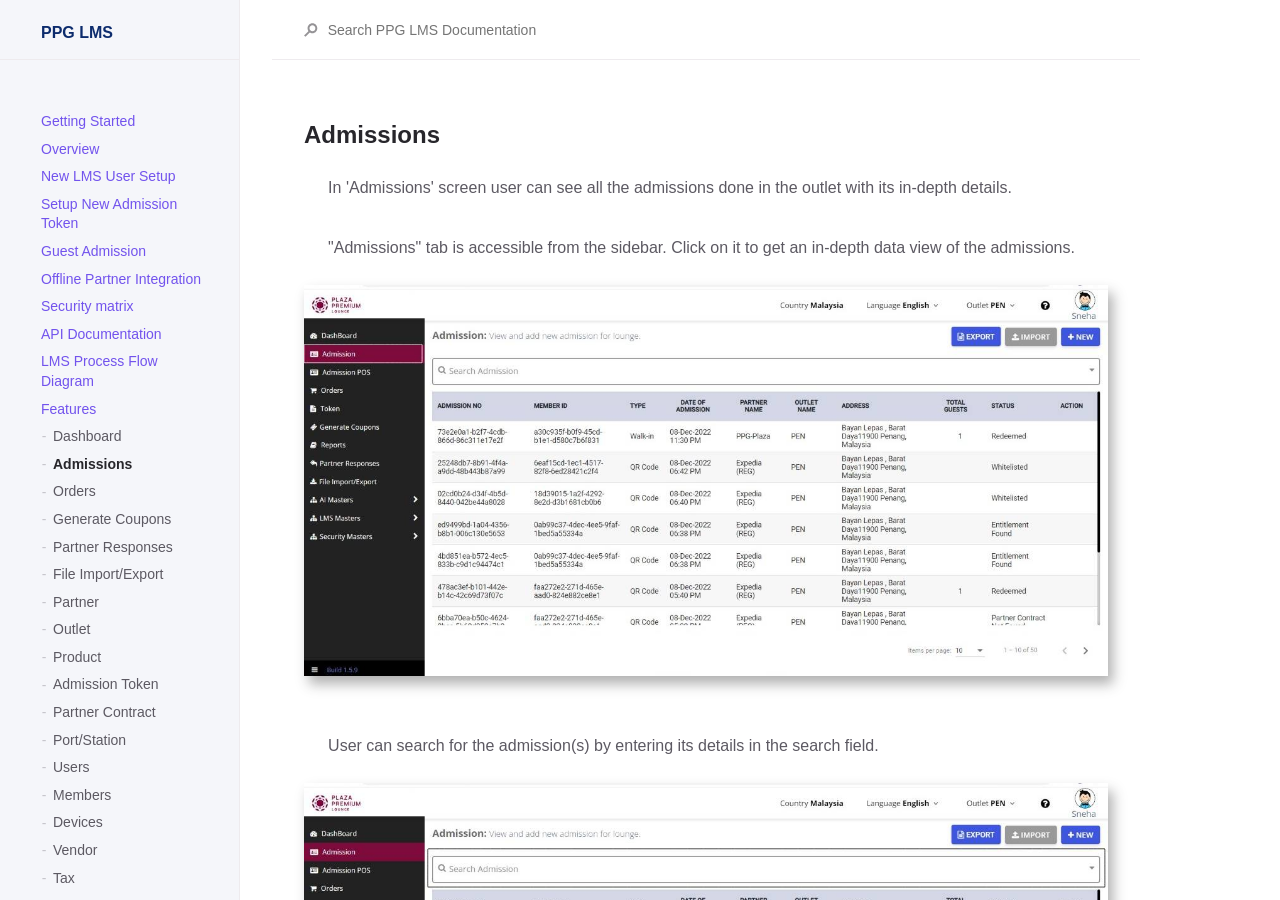
<file: assets/help/docs/admissions/index.html>
<!DOCTYPE html>

<html lang="en-US">
<head>
  <meta charset="UTF-8" />
  <meta http-equiv="X-UA-Compatible" content="IE=Edge" />

  <title>Admissions - PPG LMS Documentation</title>
  
  <link
    href="https://stackpath.bootstrapcdn.com/bootstrap/4.3.1/css/bootstrap.min.css"
    rel="stylesheet"
    integrity="sha384-ggOyR0iXCbMQv3Xipma34MD+dH/1fQ784/j6cY/iJTQUOhcWr7x9JvoRxT2MZw1T"
    crossorigin="anonymous"
  />
  <link
    rel="stylesheet"
    type="text/css"
    href="https://stackpath.bootstrapcdn.com/font-awesome/4.7.0/css/font-awesome.min.css"
  />
  <link
    rel="stylesheet"
    href="../../assets/css/just-the-docs.css"
  />
  <!--Different Browser icon for All Devices -->
  <link
    href="../../assets/images/fav_icon.ico"
    rel="icon"
    type="image/x-icon"
  />
  <!--IE Browser icon for All Devices -->
  <link
    href="../../assets/images/fav_icon.ico"
    rel="shortcut icon"
    type="image/x-icon"
  />
  <!--Icon for Devices -->
  <link
    href="../../assets/images/fav_icon.ico"
    rel="apple-touch-icon"
  />
  <!--Icon for Devices -->
  <link
    href="../../assets/images/fav_icon.ico"
    rel="apple-touch-icon-precomposed"
  />

  <script
    type="text/javascript"
    src="https://cdnjs.cloudflare.com/ajax/libs/jquery/2.1.3/jquery.min.js"
  ></script>
  <script
    src="https://stackpath.bootstrapcdn.com/bootstrap/4.3.1/js/bootstrap.min.js"
    integrity="sha384-JjSmVgyd0p3pXB1rRibZUAYoIIy6OrQ6VrjIEaFf/nJGzIxFDsf4x0xIM+B07jRM"
    crossorigin="anonymous"
  ></script>
  
  <script
    type="text/javascript"
    src="../../assets/js/vendor/lunr.min.js"
  ></script>
  

  <script
    type="text/javascript"
    src="../../assets/js/just-the-docs.js"
  ></script>

  <meta name="viewport" content="width=device-width, initial-scale=1" />
</head>

<body>
  <div class="page-wrap">
    <div class="side-bar">
      <div class="site-header">
        <a href="../.." class="site-title lh-tight">PPG LMS</a>
        <button class="menu-button fs-3 js-main-nav-trigger" data-text-toggle="Hide" type="button">Menu</button>
      </div>

      <div class="navigation main-nav js-main-nav">
        <nav role="navigation" aria-label="Main navigation">
          <ul class="navigation-list"><li
              class="navigation-list-item"
            ><a
                href="../../index.html"
                class="navigation-list-link"
                >Getting Started</a
              ></li><li
              class="navigation-list-item"
            ><a
                href="../../docs/overview/index.html"
                class="navigation-list-link"
                >Overview</a
              ></li><li
              class="navigation-list-item"
            ><a
                href="../../docs/newLmsUserSetup/index.html"
                class="navigation-list-link"
                >New LMS User Setup</a
              ></li><li
              class="navigation-list-item"
            ><a
                href="../../docs/setUpNewAdmissionToken/index.html"
                class="navigation-list-link"
                >Setup New Admission Token</a
              ></li><li
              class="navigation-list-item"
            ><a
                href="../../docs/guestAdmission/index.html"
                class="navigation-list-link"
                >Guest Admission</a
              ></li><li
              class="navigation-list-item"
            ><a
                href="../../docs/offlineParthnerIntergration/index.html"
                class="navigation-list-link"
                >Offline Partner Integration</a
              ></li><li
              class="navigation-list-item"
            ><a
                href="../../docs/securityMatrix/index.html"
                class="navigation-list-link"
                >Security matrix</a
              ></li><li
              class="navigation-list-item"
            ><a
                href="../../docs/API%20Documentation/index.html"
                class="navigation-list-link"
                >API Documentation</a
              ><ul class="navigation-list-child-list"><li
                  class="navigation-list-item "
                ><a
                    href="../../docs/login/index.html"
                    class="navigation-list-link"
                    >Login</a
                  ></li><li
                  class="navigation-list-item "
                ><a
                    href="../../docs/profile/index.html"
                    class="navigation-list-link"
                    >Profile</a
                  ></li><li
                  class="navigation-list-item "
                ><a
                    href="../../docs/changePassword/index.html"
                    class="navigation-list-link"
                    >Change Password</a
                  ></li><li
                  class="navigation-list-item "
                ><a
                    href="../../docs/certificateList/index.html"
                    class="navigation-list-link"
                    >Certificate List</a
                  ></li><li
                  class="navigation-list-item "
                ><a
                    href="../../docs/cardSave/index.html"
                    class="navigation-list-link"
                    >Card Save</a
                  ></li><li
                  class="navigation-list-item "
                ><a
                    href="../../docs/verifyToken/index.html"
                    class="navigation-list-link"
                    >Verify Token</a
                  ></li><li
                  class="navigation-list-item "
                ><a
                    href="../../docs/boardingPassScan/index.html"
                    class="navigation-list-link"
                    >Boarding Pass Scan</a
                  ></li><li
                  class="navigation-list-item "
                ><a
                    href="../../docs/boardingPassSave/index.html"
                    class="navigation-list-link"
                    >Boarding Pass Save</a
                  ></li><li
                  class="navigation-list-item "
                ><a
                    href="../../docs/boardingPassId/index.html"
                    class="navigation-list-link"
                    >Boarding Pass ID</a
                  ></li><li
                  class="navigation-list-item "
                ><a
                    href="../../docs/corporateTokens/index.html"
                    class="navigation-list-link"
                    >Corporates Token</a
                  ></li><li
                  class="navigation-list-item "
                ><a
                    href="../../docs/corporates/index.html"
                    class="navigation-list-link"
                    >Corporates</a
                  ></li><li
                  class="navigation-list-item "
                ><a
                    href="../../docs/redeemCoupon/index.html"
                    class="navigation-list-link"
                    >Redeem Coupon</a
                  ></li><li
                  class="navigation-list-item "
                ><a
                    href="../../docs/getFacilities/index.html"
                    class="navigation-list-link"
                    >Get Facilities</a
                  ></li><li
                  class="navigation-list-item "
                ><a
                    href="../../docs/getProducts/index.html"
                    class="navigation-list-link"
                    >Get Products</a
                  ></li><li
                  class="navigation-list-item "
                ><a
                    href="../../docs/getOrders/index.html"
                    class="navigation-list-link"
                    >Get Orders</a
                  ></li><li
                  class="navigation-list-item "
                ><a
                    href="../../docs/getOutlets/index.html"
                    class="navigation-list-link"
                    >Get Outlets</a
                  ></li><li
                  class="navigation-list-item "
                ><a
                    href="../../docs/getEntitlements/index.html"
                    class="navigation-list-link"
                    >Get Entitlements</a
                  ></li><li
                  class="navigation-list-item "
                ><a
                    href="../../docs/getadmissions/index.html"
                    class="navigation-list-link"
                    >Get Admissions</a
                  ></li><li
                  class="navigation-list-item "
                ><a
                    href="../../docs/blackListedToken/index.html"
                    class="navigation-list-link"
                    >Blacklisted Token</a
                  ></li><li
                  class="navigation-list-item "
                ><a
                    href="../../docs/whitelistedToken/index.html"
                    class="navigation-list-link"
                    >Whitelisted Token</a
                  ></li><li
                  class="navigation-list-item "
                ><a
                    href="../../docs/mapOutlets/index.html"
                    class="navigation-list-link"
                    >Map Outlets</a
                  ></li><li
                  class="navigation-list-item "
                ><a
                    href="../../docs/mapProducts/index.html"
                    class="navigation-list-link"
                    >Map Products</a
                  ></li><li
                  class="navigation-list-item "
                ><a
                    href="../../docs/getToken/index.html"
                    class="navigation-list-link"
                    >Get Token</a
                  ></li><li
                  class="navigation-list-item "
                ><a
                    href="../../docs/getCouponCode/index.html"
                    class="navigation-list-link"
                    >Coupon Code</a
                  ></li><li
                  class="navigation-list-item "
                ><a
                    href="../../docs/getCouponDetails/index.html"
                    class="navigation-list-link"
                    >Coupon Details</a
                  ></li><li
                  class="navigation-list-item "
                ><a
                    href="../../docs/cancelCoupon/index.html"
                    class="navigation-list-link"
                    >Cancel Coupon</a
                  ></li><li
                  class="navigation-list-item "
                ><a
                    href="../../docs/redeemToken/index.html"
                    class="navigation-list-link"
                    >Redeem Token</a
                  ></li><li
                  class="navigation-list-item "
                ><a
                    href="../../docs/updateCoupon/index.html"
                    class="navigation-list-link"
                    >Update Coupon</a
                  ></li></ul></li><li
              class="navigation-list-item"
            ><a
                href="../../docs/LMSprocessflowdiadram/index.html"
                class="navigation-list-link"
                >LMS Process Flow Diagram</a
              ></li><li
              class="navigation-list-item active"
            ><a
                href="../../docs/features/index.html"
                class="navigation-list-link"
                >Features</a
              ><ul class="navigation-list-child-list"><li
                  class="navigation-list-item "
                ><a
                    href="../../docs/dashboard/index.html"
                    class="navigation-list-link"
                    >Dashboard</a
                  ></li><li
                  class="navigation-list-item "
                ><a
                    href="../../docs/admissions/index.html"
                    class="navigation-list-link active"
                    >Admissions</a
                  ></li><li
                  class="navigation-list-item "
                ><a
                    href="../../docs/orders/index.html"
                    class="navigation-list-link"
                    >Orders</a
                  ></li><li
                  class="navigation-list-item "
                ><a
                    href="../../docs/GenerateCoupons/index.html"
                    class="navigation-list-link"
                    >Generate Coupons</a
                  ></li><li
                  class="navigation-list-item "
                ><a
                    href="../../docs/partnerResponse/index.html"
                    class="navigation-list-link"
                    >Partner Responses</a
                  ></li><li
                  class="navigation-list-item "
                ><a
                    href="../../docs/fileImportExport/index.html"
                    class="navigation-list-link"
                    >File Import/Export</a
                  ></li><li
                  class="navigation-list-item "
                ><a
                    href="../../docs/partner/index.html"
                    class="navigation-list-link"
                    >Partner</a
                  ></li><li
                  class="navigation-list-item "
                ><a
                    href="../../docs/outlet/index.html"
                    class="navigation-list-link"
                    >Outlet</a
                  ></li><li
                  class="navigation-list-item "
                ><a
                    href="../../docs/product/index.html"
                    class="navigation-list-link"
                    >Product</a
                  ></li><li
                  class="navigation-list-item "
                ><a
                    href="../../docs/admissionToken/index.html"
                    class="navigation-list-link"
                    >Admission Token</a
                  ></li><li
                  class="navigation-list-item "
                ><a
                    href="../../docs/partnerContract/index.html"
                    class="navigation-list-link"
                    >Partner Contract</a
                  ></li><li
                  class="navigation-list-item "
                ><a
                    href="../../docs/airport/index.html"
                    class="navigation-list-link"
                    >Port/Station</a
                  ></li><li
                  class="navigation-list-item "
                ><a
                    href="../../docs/users/index.html"
                    class="navigation-list-link"
                    >Users</a
                  ></li><li
                  class="navigation-list-item "
                ><a
                    href="../../docs/members/index.html"
                    class="navigation-list-link"
                    >Members</a
                  ></li><li
                  class="navigation-list-item "
                ><a
                    href="../../docs/devices/index.html"
                    class="navigation-list-link"
                    >Devices</a
                  ></li><li
                  class="navigation-list-item "
                ><a
                    href="../../docs/vendor/index.html"
                    class="navigation-list-link"
                    >Vendor</a
                  ></li><li
                  class="navigation-list-item "
                ><a
                    href="../../docs/tax/index.html"
                    class="navigation-list-link"
                    >Tax</a
                  ></li><li
                  class="navigation-list-item "
                ><a
                    href="../../docs/country/index.html"
                    class="navigation-list-link"
                    >Country</a
                  ></li><li
                  class="navigation-list-item "
                ><a
                    href="../../docs/pincode/index.html"
                    class="navigation-list-link"
                    >Pincode</a
                  ></li><li
                  class="navigation-list-item "
                ><a
                    href="../../docs/receiptTemplate/index.html"
                    class="navigation-list-link"
                    >Recipt Template</a
                  ></li><li
                  class="navigation-list-item "
                ><a
                    href="../../docs/token/index.html"
                    class="navigation-list-link"
                    >Token</a
                  ></li><li
                  class="navigation-list-item "
                ><a
                    href="../../docs/module/index.html"
                    class="navigation-list-link"
                    >Module</a
                  ></li><li
                  class="navigation-list-item "
                ><a
                    href="../../docs/action/index.html"
                    class="navigation-list-link"
                    >Action</a
                  ></li><li
                  class="navigation-list-item "
                ><a
                    href="../../docs/role/index.html"
                    class="navigation-list-link"
                    >Role</a
                  ></li><li
                  class="navigation-list-item "
                ><a
                    href="../../docs/globalSettings/index.html"
                    class="navigation-list-link"
                    >Global Settings</a
                  ></li><li
                  class="navigation-list-item "
                ><a
                    href="../../docs/AdmissionPOS/index.html"
                    class="navigation-list-link"
                    >Admission POS</a
                  ></li><li
                  class="navigation-list-item  "
                ><a
                    href="../../docs/DMR/index.html"
                    class="navigation-list-link "
                    >DMR</a
                  ></li>
                  <li class="navigation-list-item "><a
                        href="../../docs/AdmissionflowsviaSunmiDevice/index.html"
                        class="navigation-list-link"
                        >Admission flows via Sunmi Device</a
                      ></li></ul></li><li
                  class="navigation-list-item "
                ><a
                    href="../../docs/ReleaseLogs/index.html"
                    class="navigation-list-link"  
                    >Release Logs</a
                  ><ul class="navigation-list-child-list"><li
                      class="navigation-list-item "
                    ><a
                        href="../../docs/FirstRelease/index.html"
                        class="navigation-list-link"
                        >Release Notes - Build 1.1.23.01-07</a
                      ></li></ul></li></ul>

      </div>
      <!-- <footer class="site-footer">
        <p class="text-small text-grey-dk-000 mb-4">This site is created by <a href="#">C Simplify IT</a>, for Samvad.</p>
      </footer> -->
    </div>
    <div class="main-content-wrap js-main-content" tabindex="0">
      <div class="main-content">
        <div class="page-header js-page-header">
          
          <div class="search">
            <div class="search-input-wrap">
              <input type="text" class="js-search-input search-input" tabindex="0" placeholder="Search PPG LMS Documentation" aria-label="Search PPG LMS Documentation" autocomplete="off">
              <svg width="14" height="14" viewBox="0 0 28 28" xmlns="http://www.w3.org/2000/svg" class="search-icon"><title>Search</title><g fill-rule="nonzero"><path d="M17.332 20.735c-5.537 0-10-4.6-10-10.247 0-5.646 4.463-10.247 10-10.247 5.536 0 10 4.601 10 10.247s-4.464 10.247-10 10.247zm0-4c3.3 0 6-2.783 6-6.247 0-3.463-2.7-6.247-6-6.247s-6 2.784-6 6.247c0 3.464 2.7 6.247 6 6.247z"/><path d="M11.672 13.791L.192 25.271 3.02 28.1 14.5 16.62z"/></g></svg>
            </div>
            <div class="js-search-results search-results-wrap"></div>
          </div>
          
        </div>
        <div class="page">
          <div id="main-content" class="page-content" role="main">
          <h2><strong>Admissions</strong></h2>
<p>
  In 'Admissions' screen user can see all the admissions done in the outlet with
  its in-depth details.
</p>
<p>
  "Admissions" tab is accessible from the sidebar. Click on it to get an
  in-depth data view of the admissions.
</p>
<img
  src="../../assets/images/admissionTab.jpg"
  alt=""
  style="margin-bottom: 30px; box-shadow: 5px 8px 12px #33333361"
/>
<p>
  User can search for the admission(s) by entering its details in the search
  field.
</p>
<img
  src="../../assets/images/searchAdmission.jpg"
  alt=""
  style="margin-bottom: 30px; box-shadow: 5px 8px 12px #33333361"
/>
<p>
  Or, User can click on the dropdown icon for advanced search in which options
  are present as different fields, use those to filter the search.
</p>
<img
  src="../../assets/images/advSearchAdmission.jpg"
  alt=""
  style="margin-bottom: 30px; box-shadow: 5px 8px 12px #33333361"
/>
<p>Click on "Reset" button to reset the form values.</p>
<img
  src="../../assets/images/resetBtnAdmission.jpg"
  alt=""
  style="margin-bottom: 30px; box-shadow: 5px 8px 12px #33333361"
/>
<p>Click on "Search" button to search for the result.</p>
<img
  src="../../assets/images/searchBtnAdmission.jpg"
  alt=""
  style="margin-bottom: 30px; box-shadow: 5px 8px 12px #33333361"
/>
<p>User can find the admissions list in the table.</p>
<img
  src="../../assets/images/admissionTb.jpg"
  alt=""
  style="margin-bottom: 30px; box-shadow: 5px 8px 12px #33333361"
/>
<p>
  You can view admission's details by double click on that row of the table for
  whose details you want to see.
</p>
<img
  src="../../assets/images/dbclickadmission.jpg"
  alt=""
  style="margin-bottom: 30px; box-shadow: 5px 8px 12px #33333361"
/>
<p>
  System then populates a screen where you can see the complete detail of that
  particular order including admission number, member ID, flight no, airlines,
  outlet name, etc.
</p>
<img
  src="../../assets/images/admissiondetails.jpg"
  alt=""
  style="margin-bottom: 30px; box-shadow: 5px 8px 12px #33333361"
/>
<p>
  This screen has four horizontal tabs namely, Entitlements, Boarding Pass,
  Guests, Documents.
</p>
<img
  src="../../assets/images/fouradmtabs.jpg"
  alt=""
  style="margin-bottom: 30px; box-shadow: 5px 8px 12px #33333361"
/>
<p>
  Entitlements tab gives you a brief overview of the entitlements used during
  the admission for each guest e.g. Product Name, Product SKU, Price, Currency &
  Service Time.
</p>
<img
  src="../../assets/images/entitlementTab.jpg"
  alt=""
  style="margin-bottom: 30px; box-shadow: 5px 8px 12px #33333361"
/>
<p>
  Boarding Pass tab gives a glimpse of the flight details obtained after
  scanning or manually entering the boarding pass details of the guest. Each
  guest will show its unique boarding pass and when scanned while admission the
  details will be displayed in this tab.
</p>
<img
  src="../../assets/images/BoardingPassdetails.jpg"
  alt=""
  style="margin-bottom: 30px; box-shadow: 5px 8px 12px #33333361"
/>
<p>
  Guests tab is gives you the details of the guest entered while admission was
  done like if the guest was primary card holder/accompany/child, Name, Email,
  Phone Number etc. For each guest count one row will be created under this tab.
</p>
<img
  src="../../assets/images/GuestsTab.jpg"
  alt=""
  style="margin-bottom: 30px; box-shadow: 5px 8px 12px #33333361"
/>
<p>
  Documents tab shows the documents detail used while admission including guests
  details and boarding pass details with a document link.
</p>
<img
  src="../../assets/images/DocumentsDetails.jpg"
  alt=""
  style="margin-bottom: 30px; box-shadow: 5px 8px 12px #33333361"
/>
<p>
  Note : Data in all these tabs is auto populated and is non editable and comes
  from the entries done while admissions.
</p>
<p>
  Also, If an admission is cancelled or re-entered the details can be seen on
  the Admission screen (Cancelled by, Re-entered by, Remarks fields).
</p>
<p>To create an Admission, Click on 'New' button.</p>
<img
  src="../../assets/images/NewAdmissionButton.jpg"
  alt=""
  style="margin-bottom: 30px; box-shadow: 5px 8px 12px #33333361"
/>
<p>Select the token type e.g. Credit Card.</p>
<img
  src="../../assets/images/SelectTokenType.jpg"
  alt=""
  style="margin-bottom: 30px; box-shadow: 5px 8px 12px #33333361"
/>
<p>Enter the Token code (in this case the credit card number).</p>
<img
  src="../../assets/images/EnterTokenCode.jpg"
  alt=""
  style="margin-bottom: 30px; box-shadow: 5px 8px 12px #33333361"
/>
<p>
  Click on Partner name field or anywhere on the screen. Associated partner name
  will be fetched automatically.Click on 'Next' button.
</p>
<img
  src="../../assets/images/FetchPartnerName.jpg"
  alt=""
  style="margin-bottom: 30px; box-shadow: 5px 8px 12px #33333361"
/>
<p>A new screen will appear displaying the associated entitlements.</p>
<img
  src="../../assets/images/AssociatedEntitlement.jpg"
  alt=""
  style="margin-bottom: 30px; box-shadow: 5px 8px 12px #33333361"
/>
<p>
  After selecting the entitlements using the checkbox, click on 'Verify Token
  Entitlements'.
</p>
<img
  src="../../assets/images/VerifyTokenEntitlement.jpg"
  alt=""
  style="margin-bottom: 30px; box-shadow: 5px 8px 12px #33333361"
/>
<p>It is optional to fill the Guest Name, Email & Phone number.</p>
<img
  src="../../assets/images/FillGuestDetails.jpg"
  alt=""
  style="margin-bottom: 30px; box-shadow: 5px 8px 12px #33333361"
/>
<p>Upload the photo of boarding pass.</p>
<img
  src="../../assets/images/UploadBoardingPass.jpg"
  alt=""
  style="margin-bottom: 30px; box-shadow: 5px 8px 12px #33333361"
/>
<p>Enter the boarding pass string in the Boarding Code field.</p>
<img
  src="../../assets/images/BoardingCodeField.jpg"
  alt=""
  style="margin-bottom: 30px; box-shadow: 5px 8px 12px #33333361"
/>
<p>Click on redeem token button.</p>
<img
  src="../../assets/images/RedeemToken.jpg"
  alt=""
  style="margin-bottom: 30px; box-shadow: 5px 8px 12px #33333361"
/>


          </div>
      </div>
    </div>
  </div>

</body>
</html>
</file>
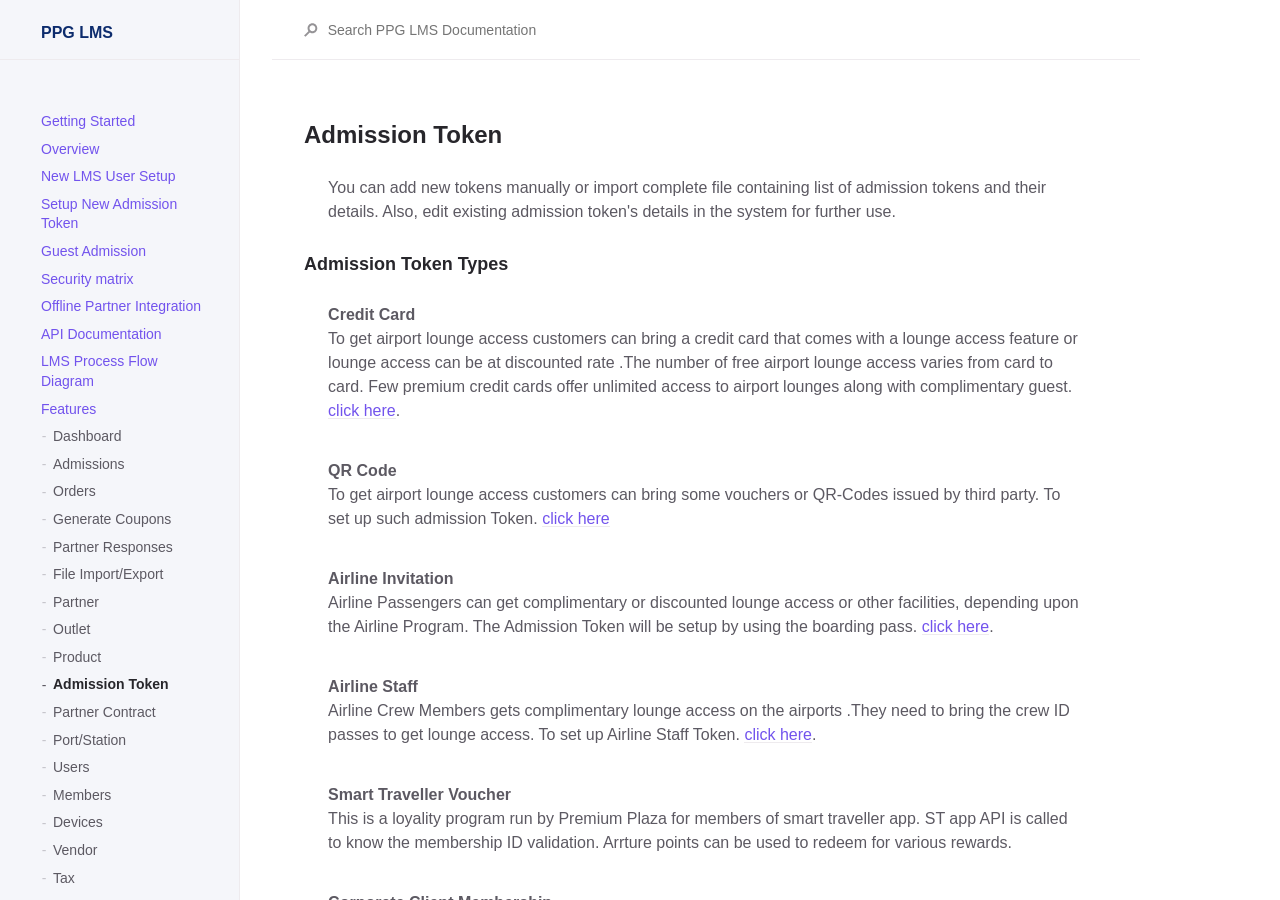
<file: assets/help/docs/admissionToken/index.html>
<!DOCTYPE html>

<html lang="en-US">
<head>
  <meta charset="UTF-8" />
  <meta http-equiv="X-UA-Compatible" content="IE=Edge" />

  <title>Admission Token - PPG LMS Documentation</title>
  
  <link
    href="https://stackpath.bootstrapcdn.com/bootstrap/4.3.1/css/bootstrap.min.css"
    rel="stylesheet"
    integrity="sha384-ggOyR0iXCbMQv3Xipma34MD+dH/1fQ784/j6cY/iJTQUOhcWr7x9JvoRxT2MZw1T"
    crossorigin="anonymous"
  />
  <link
    rel="stylesheet"
    type="text/css"
    href="https://stackpath.bootstrapcdn.com/font-awesome/4.7.0/css/font-awesome.min.css"
  />
  <link
    rel="stylesheet"
    href="../../assets/css/just-the-docs.css"
  />
  <!--Different Browser icon for All Devices -->
  <link
    href="../../assets/images/fav_icon.ico"
    rel="icon"
    type="image/x-icon"
  />
  <!--IE Browser icon for All Devices -->
  <link
    href="../../assets/images/fav_icon.ico"
    rel="shortcut icon"
    type="image/x-icon"
  />
  <!--Icon for Devices -->
  <link
    href="../../assets/images/fav_icon.ico"
    rel="apple-touch-icon"
  />
  <!--Icon for Devices -->
  <link
    href="../../assets/images/fav_icon.ico"
    rel="apple-touch-icon-precomposed"
  />

  <script
    type="text/javascript"
    src="https://cdnjs.cloudflare.com/ajax/libs/jquery/2.1.3/jquery.min.js"
  ></script>
  <script
    src="https://stackpath.bootstrapcdn.com/bootstrap/4.3.1/js/bootstrap.min.js"
    integrity="sha384-JjSmVgyd0p3pXB1rRibZUAYoIIy6OrQ6VrjIEaFf/nJGzIxFDsf4x0xIM+B07jRM"
    crossorigin="anonymous"
  ></script>
  
  <script
    type="text/javascript"
    src="../../assets/js/vendor/lunr.min.js"
  ></script>
  

  <script
    type="text/javascript"
    src="../../assets/js/just-the-docs.js"
  ></script>

  <meta name="viewport" content="width=device-width, initial-scale=1" />
</head>

<body>
  <div class="page-wrap">
    <div class="side-bar">
      <div class="site-header">
        <a href="../.." class="site-title lh-tight">PPG LMS</a>
        <button class="menu-button fs-3 js-main-nav-trigger" data-text-toggle="Hide" type="button">Menu</button>
      </div>

      <div class="navigation main-nav js-main-nav">
        <nav role="navigation" aria-label="Main navigation">
  <ul class="navigation-list"><li
      class="navigation-list-item"
    ><a
        href="../../index.html"
        class="navigation-list-link"
        >Getting Started</a
      ></li><li
      class="navigation-list-item"
    ><a
        href="../../docs/overview/index.html"
        class="navigation-list-link"
        >Overview</a
      ></li><li
      class="navigation-list-item"
    ><a
        href="../../docs/newLmsUserSetup/index.html"
        class="navigation-list-link"
        >New LMS User Setup</a
      ></li><li
      class="navigation-list-item"
    ><a
        href="../../docs/setUpNewAdmissionToken/index.html"
        class="navigation-list-link"
        >Setup New Admission Token</a
      ></li><li
      class="navigation-list-item"
    ><a
        href="../../docs/guestAdmission/index.html"
        class="navigation-list-link"
        >Guest Admission</a
      ></li><li
      class="navigation-list-item"
    ><a
        href="../../docs/securityMatrix/index.html"
        class="navigation-list-link"
        >Security matrix</a
      ></li><li
      class="navigation-list-item"
    ><a
        href="../../docs/offlineParthnerIntergration/index.html"
        class="navigation-list-link"
        >Offline Partner Integration</a
      ></li><li
      class="navigation-list-item"
    ><a
        href="../../docs/API%20Documentation/index.html"
        class="navigation-list-link"
        >API Documentation</a
      ><ul class="navigation-list-child-list"><li
          class="navigation-list-item "
        ><a
            href="../../docs/login/index.html"
            class="navigation-list-link"
            >Login</a
          ></li><li
          class="navigation-list-item "
        ><a
            href="../../docs/profile/index.html"
            class="navigation-list-link"
            >Profile</a
          ></li><li
          class="navigation-list-item "
        ><a
            href="../../docs/changePassword/index.html"
            class="navigation-list-link"
            >Change Password</a
          ></li><li
          class="navigation-list-item "
        ><a
            href="../../docs/certificateList/index.html"
            class="navigation-list-link"
            >Certificate List</a
          ></li><li
          class="navigation-list-item "
        ><a
            href="../../docs/cardSave/index.html"
            class="navigation-list-link"
            >Card Save</a
          ></li><li
          class="navigation-list-item "
        ><a
            href="../../docs/verifyToken/index.html"
            class="navigation-list-link"
            >Verify Token</a
          ></li><li
          class="navigation-list-item "
        ><a
            href="../../docs/boardingPassScan/index.html"
            class="navigation-list-link"
            >Boarding Pass Scan</a
          ></li><li
          class="navigation-list-item "
        ><a
            href="../../docs/boardingPassSave/index.html"
            class="navigation-list-link"
            >Boarding Pass Save</a
          ></li><li
          class="navigation-list-item "
        ><a
            href="../../docs/boardingPassId/index.html"
            class="navigation-list-link"
            >Boarding Pass ID</a
          ></li><li
          class="navigation-list-item "
        ><a
            href="../../docs/corporateTokens/index.html"
            class="navigation-list-link"
            >Corporates Token</a
          ></li><li
          class="navigation-list-item "
        ><a
            href="../../docs/corporates/index.html"
            class="navigation-list-link"
            >Corporates</a
          ></li><li
          class="navigation-list-item "
        ><a
            href="../../docs/redeemCoupon/index.html"
            class="navigation-list-link"
            >Redeem Coupon</a
          ></li><li
          class="navigation-list-item "
        ><a
            href="../../docs/getFacilities/index.html"
            class="navigation-list-link"
            >Get Facilities</a
          ></li><li
          class="navigation-list-item "
        ><a
            href="../../docs/getProducts/index.html"
            class="navigation-list-link"
            >Get Products</a
          ></li><li
          class="navigation-list-item "
        ><a
            href="../../docs/getOrders/index.html"
            class="navigation-list-link"
            >Get Orders</a
          ></li><li
          class="navigation-list-item "
        ><a
            href="../../docs/getOutlets/index.html"
            class="navigation-list-link"
            >Get Outlets</a
          ></li><li
          class="navigation-list-item "
        ><a
            href="../../docs/getEntitlements/index.html"
            class="navigation-list-link"
            >Get Entitlements</a
          ></li><li
          class="navigation-list-item "
        ><a
            href="../../docs/getadmissions/index.html"
            class="navigation-list-link"
            >Get Admissions</a
          ></li><li
          class="navigation-list-item "
        ><a
            href="../../docs/blackListedToken/index.html"
            class="navigation-list-link"
            >Blacklisted Token</a
          ></li><li
          class="navigation-list-item "
        ><a
            href="../../docs/whitelistedToken/index.html"
            class="navigation-list-link"
            >Whitelisted Token</a
          ></li><li
          class="navigation-list-item "
        ><a
            href="../../docs/mapOutlets/index.html"
            class="navigation-list-link"
            >Map Outlets</a
          ></li><li
          class="navigation-list-item "
        ><a
            href="../../docs/mapProducts/index.html"
            class="navigation-list-link"
            >Map Products</a
          ></li><li
          class="navigation-list-item "
        ><a
            href="../../docs/getToken/index.html"
            class="navigation-list-link"
            >Get Token</a
          ></li><li
          class="navigation-list-item "
        ><a
            href="../../docs/getCouponCode/index.html"
            class="navigation-list-link"
            >Coupon Code</a
          ></li><li
          class="navigation-list-item "
        ><a
            href="../../docs/getCouponDetails/index.html"
            class="navigation-list-link"
            >Coupon Details</a
          ></li><li
          class="navigation-list-item "
        ><a
            href="../../docs/cancelCoupon/index.html"
            class="navigation-list-link"
            >Cancel Coupon</a
          ></li><li
          class="navigation-list-item "
        ><a
            href="../../docs/redeemToken/index.html"
            class="navigation-list-link"
            >Redeem Token</a
          ></li><li
          class="navigation-list-item "
        ><a
            href="../../docs/updateCoupon/index.html"
            class="navigation-list-link"
            >Update Coupon</a
          ></li></ul></li><li
      class="navigation-list-item"
    ><a
        href="../../docs/LMSprocessflowdiadram/index.html"
        class="navigation-list-link"
        >LMS Process Flow Diagram</a
      ></li><li
      class="navigation-list-item active"
    ><a
        href="../../docs/features/index.html"
        class="navigation-list-link"
        >Features</a
      ><ul class="navigation-list-child-list"><li
          class="navigation-list-item "
        ><a
            href="../../docs/dashboard/index.html"
            class="navigation-list-link"
            >Dashboard</a
          ></li><li
          class="navigation-list-item "
        ><a
            href="../../docs/admissions/index.html"
            class="navigation-list-link"
            >Admissions</a
          ></li><li
          class="navigation-list-item "
        ><a
            href="../../docs/orders/index.html"
            class="navigation-list-link"
            >Orders</a
          ></li><li
          class="navigation-list-item "
        ><a
            href="../../docs/GenerateCoupons/index.html"
            class="navigation-list-link"
            >Generate Coupons</a
          ></li><li
          class="navigation-list-item "
        ><a
            href="../../docs/partnerResponse/index.html"
            class="navigation-list-link"
            >Partner Responses</a
          ></li><li
          class="navigation-list-item "
        ><a
            href="../../docs/fileImportExport/index.html"
            class="navigation-list-link"
            >File Import/Export</a
          ></li><li
          class="navigation-list-item "
        ><a
            href="../../docs/partner/index.html"
            class="navigation-list-link"
            >Partner</a
          ></li><li
          class="navigation-list-item "
        ><a
            href="../../docs/outlet/index.html"
            class="navigation-list-link"
            >Outlet</a
          ></li><li
          class="navigation-list-item "
        ><a
            href="../../docs/product/index.html"
            class="navigation-list-link"
            >Product</a
          ></li><li
          class="navigation-list-item  active"
        ><a
            href="../../docs/admissionToken/index.html"
            class="navigation-list-link active"
            >Admission Token</a
          ></li><li
          class="navigation-list-item "
        ><a
            href="../../docs/partnerContract/index.html"
            class="navigation-list-link"
            >Partner Contract</a
          ></li><li
          class="navigation-list-item "
        ><a
            href="../../docs/airport/index.html"
            class="navigation-list-link"
            >Port/Station</a
          ></li><li
          class="navigation-list-item "
        ><a
            href="../../docs/users/index.html"
            class="navigation-list-link"
            >Users</a
          ></li><li
          class="navigation-list-item "
        ><a
            href="../../docs/members/index.html"
            class="navigation-list-link"
            >Members</a
          ></li><li
          class="navigation-list-item "
        ><a
            href="../../docs/devices/index.html"
            class="navigation-list-link"
            >Devices</a
          ></li><li
          class="navigation-list-item "
        ><a
            href="../../docs/vendor/index.html"
            class="navigation-list-link"
            >Vendor</a
          ></li><li
          class="navigation-list-item "
        ><a
            href="../../docs/tax/index.html"
            class="navigation-list-link"
            >Tax</a
          ></li><li
          class="navigation-list-item "
        ><a
            href="../../docs/country/index.html"
            class="navigation-list-link"
            >Country</a
          ></li><li
          class="navigation-list-item "
        ><a
            href="../../docs/pincode/index.html"
            class="navigation-list-link"
            >Pincode</a
          ></li><li
          class="navigation-list-item "
        ><a
            href="../../docs/receiptTemplate/index.html"
            class="navigation-list-link"
            >Recipt Template</a
          ></li><li
          class="navigation-list-item "
        ><a
            href="../../docs/token/index.html"
            class="navigation-list-link"
            >Token</a
          ></li><li
          class="navigation-list-item "
        ><a
            href="../../docs/module/index.html"
            class="navigation-list-link"
            >Module</a
          ></li><li
          class="navigation-list-item "
        ><a
            href="../../docs/action/index.html"
            class="navigation-list-link"
            >Action</a
          ></li><li
          class="navigation-list-item "
        ><a
            href="../../docs/role/index.html"
            class="navigation-list-link"
            >Role</a
          ></li><li
          class="navigation-list-item "
        ><a
            href="../../docs/globalSettings/index.html"
            class="navigation-list-link"
            >Global Settings</a
          ></li><li
          class="navigation-list-item "
        ><a
            href="../../docs/AdmissionPOS/index.html"
            class="navigation-list-link"
            >Admission POS</a
          ></li><li
          class="navigation-list-item "
        ><a
            href="../../docs/DMR/index.html"
            class="navigation-list-link"
            >DMR</a
          ></li><li
          class="navigation-list-item "
        ><a
            href="../../docs/AdmissionflowsviaSunmiDevice/index.html"
            class="navigation-list-link"
            >Admission flows via Sunmi Device</a
          ></li><li
          class="navigation-list-item "
        ><a
            href="../../docs/WalkinPOS/index.html"
            class="navigation-list-link"
            >Walkin POS</a
          ></li><li
          class="navigation-list-item "
        ><a
            href="../../docs/FailedAdmissions/index.html"
            class="navigation-list-link"
            >Failed Admissions</a
          ></li><li
          class="navigation-list-item "
        ><a
            href="../../docs/PartnerMigration/index.html"
            class="navigation-list-link"
            >Partner Migration</a
          ></li><li
          class="navigation-list-item "
        ><a
            href="../../docs/BoardingPass/index.html"
            class="navigation-list-link"
            >Boarding Pass</a
          ></li><li
          class="navigation-list-item "
        ><a
            href="../../docs/CustomerInteraction/index.html"
            class="navigation-list-link"
            >Customer Interaction</a
          ></li></ul></li><li
      class="navigation-list-item"
    ><a
        href="../../docs/ReleaseLogs/index.html"
        class="navigation-list-link"
        >Release Logs</a
      ><ul class="navigation-list-child-list"><li
          class="navigation-list-item "
        ><a
            href="../../docs/FirstRelease/index.html"
            class="navigation-list-link"
            >Release Notes - Build 1.1.23.01-07</a
          ></li><li
          class="navigation-list-item "
        ><a
            href="../../docs/SecondRelease/index.html"
            class="navigation-list-link"
            >Release Notes - Build 1.1.23.01-20</a
          ></li><li
          class="navigation-list-item "
        ><a
            href="../../docs/ThirdRelease/index.html"
            class="navigation-list-link"
            >Release Notes - Build 1.1.23.02-20</a
          ></li><li
          class="navigation-list-item "
        ><a
            href="../../docs/FourthRelease/index.html"
            class="navigation-list-link"
            >Release Notes - Build 1.1.23.02-24</a
          ></li><li
          class="navigation-list-item "
        ><a
            href="../../docs/fifthRelease/index.html"
            class="navigation-list-link"
            >Release Notes - Build 1.1.23.03-16</a
          ></li><li
          class="navigation-list-item "
        ><a
            href="../../docs/SixthRelease/index.html"
            class="navigation-list-link"
            >Release Notes - Build 1.1.23.03-25</a
          ></li><li
          class="navigation-list-item "
        ><a
            href="../../docs/SeventhRelease/index.html"
            class="navigation-list-link"
            >Release Notes - Build 1.1.23.03-31</a
          ></li></ul></li></ul>
</nav>

      </div>
      <!-- <footer class="site-footer">
        <p class="text-small text-grey-dk-000 mb-4">This site is created by <a href="#">C Simplify IT</a>, for Samvad.</p>
      </footer> -->
    </div>
    <div class="main-content-wrap js-main-content" tabindex="0">
      <div class="main-content">
        <div class="page-header js-page-header">
          
          <div class="search">
            <div class="search-input-wrap">
              <input type="text" class="js-search-input search-input" tabindex="0" placeholder="Search PPG LMS Documentation" aria-label="Search PPG LMS Documentation" autocomplete="off">
              <svg width="14" height="14" viewBox="0 0 28 28" xmlns="http://www.w3.org/2000/svg" class="search-icon"><title>Search</title><g fill-rule="nonzero"><path d="M17.332 20.735c-5.537 0-10-4.6-10-10.247 0-5.646 4.463-10.247 10-10.247 5.536 0 10 4.601 10 10.247s-4.464 10.247-10 10.247zm0-4c3.3 0 6-2.783 6-6.247 0-3.463-2.7-6.247-6-6.247s-6 2.784-6 6.247c0 3.464 2.7 6.247 6 6.247z"/><path d="M11.672 13.791L.192 25.271 3.02 28.1 14.5 16.62z"/></g></svg>
            </div>
            <div class="js-search-results search-results-wrap"></div>
          </div>
          
        </div>
        <div class="page">
          <div id="main-content" class="page-content" role="main">
          <h2><strong>Admission Token</strong></h2>
<p>
  You can add new tokens manually or import complete file containing list of
  admission tokens and their details. Also, edit existing admission token's
  details in the system for further use.
</p>
<h3><strong>Admission Token Types</strong></h3>
<p>
  <strong>Credit Card</strong> <br />To get airport lounge access customers can
  bring a credit card that comes with a lounge access feature or lounge access
  can be at discounted rate .The number of free airport lounge access varies
  from card to card. Few premium credit cards offer unlimited access to airport
  lounges along with complimentary guest. <a href="#credit">click here</a>.
</p>
<p>
  <strong>QR Code</strong> <br />To get airport lounge access customers can
  bring some vouchers or QR-Codes issued by third party. To set up such
  admission Token. <a href="#qr_code">click here</a>
</p>
<p>
  <strong>Airline Invitation</strong> <br />Airline Passengers can get
  complimentary or discounted lounge access or other facilities, depending upon
  the Airline Program. The Admission Token will be setup by using the boarding
  pass. <a href="#airline_inv">click here</a>.
</p>
<p>
  <strong>Airline Staff</strong> <br />Airline Crew Members gets complimentary
  lounge access on the airports .They need to bring the crew ID passes to get
  lounge access. To set up Airline Staff Token.
  <a href="#airline_staff">click here</a>.
</p>
<p>
  <strong>Smart Traveller Voucher</strong> <br />This is a loyality program run
  by Premium Plaza for members of smart traveller app. ST app API is called to
  know the membership ID validation. Arrture points can be used to redeem for
  various rewards.
</p>
<p>
  <strong>Corporate Client Membership</strong> <br />Corporate Partners provides
  Coupon/Vouchers/Memberships to their customers, they can access complimentary
  or discounted lounge access and other facilities on the airport.
</p>
<p>
  <strong>Walk-in</strong><br />A customer can avail lounge access or other
  facilities without any credit card or coupon.
</p>

<h3 id="credit"><strong>Setting up Credit Card Admission Token</strong></h3>
<iframe width="750" height="315" src="https://www.youtube.com/embed/6lZu4y9Y6Ww" title="YouTube video player" frameborder="0" allow="accelerometer; autoplay; clipboard-write; encrypted-media; gyroscope; picture-in-picture; web-share" allowfullscreen></iframe>
<p>
  "Admission Token" tab is accessible from the sidebar as a "Masters" submenu
  item. Click on it to get in-depth data view of all the admission tokens.
</p>
<p>
  <img
    style="margin-bottom: 30px; box-shadow: 5px 8px 12px #33333361"
    src="../../assets/images/admissionTokenTab.jpg"
    alt=""
  />
</p>
<p>
  You can search for the admission token(s) by entering its details in the
  search field.
</p>
<p>
  <img
    style="margin-bottom: 30px; box-shadow: 5px 8px 12px #33333361"
    src="../../assets/images/searchAdmissionToken.jpg"
    alt=""
  />
</p>
<p>
  Or, you can click on dropdown icon for advance search in which you are having
  more option to filter out list.
</p>
<p>
  <img
    style="margin-bottom: 30px; box-shadow: 5px 8px 12px #33333361"
    src="../../assets/images/advSearchAdmissionToken.jpg"
    alt=""
  />
</p>
<p>Click on "Reset" button to reset the form values.</p>
<p>
  <img
    style="margin-bottom: 30px; box-shadow: 5px 8px 12px #33333361"
    src="../../assets/images/resetBtnAdmToken.jpg"
    alt=""
  />
</p>
<p>Click on "Search" button to search for the result.</p>
<p>
  <img
    style="margin-bottom: 30px; box-shadow: 5px 8px 12px #33333361"
    src="../../assets/images/searchBtnAdmToken.jpg"
    alt=""
  />
</p>
<p>You can find admission tokens list in the table.</p>
<p>
  <img
    style="margin-bottom: 30px; box-shadow: 5px 8px 12px #33333361"
    src="../../assets/images/admTokenTable.jpg"
    alt=""
  />
</p>
<p>
  You can download the file of admission tokens by clicking on download icon in
  the "Action" column of table.
</p>
<p>
  <img
    style="margin-bottom: 30px; box-shadow: 5px 8px 12px #33333361"
    src="../../assets/images/downloadAdmToken.jpg"
    alt=""
  />
</p>
<p>
  You can view admission token's details by double click on that row of the
  table for whose details you want to see.
</p>
<p>
  <img
    style="margin-bottom: 30px; box-shadow: 5px 8px 12px #33333361"
    src="../../assets/images/dblClickAdmToken.jpg"
    alt=""
  />
</p>
<p>
  System then populates a screen where you can see the complete detail of that
  particular admission token including admission token name, type, category,
  partner name, Quota Type etc.
</p>
<p>
  <img
    style="margin-bottom: 30px; box-shadow: 5px 8px 12px #33333361"
    src="../../assets/images/editAdmissionToken.jpg"
    alt=""
  />
</p>
<p>
  There are three types of Quota Type:-AI outlets shared quota ,Global shared
  quota , Outlet wise quota .
  <ul>
    <li><strong>AI Outlets Shared Quota:-</strong> If The BIN is appearing in Two or more different AIs, quota will managed by each AI separately.</li>
    <li><strong>Global Shared Quota:-</strong> If the BIN is appearing in Two or more different AIs, quota will be shared in all AIs.</li>
    <li><strong>Outlet Wise Quota:-</strong>Quota is managed independently at all applicable at in the AI</li>
  </ul>
  <img
    style="margin-bottom: 30px; box-shadow: 5px 8px 12px #33333361"
    src="../../assets/images/AIQuotaType.jpg"
    alt=""
  />
</p>
<p>
  Also, you can see seven horizontal tabs in the details page below the form
  fields - Token Identification, Applicable At, Entitlements, Documents
  Required, Token Samples, Generate/Import Tokens, Localisation.
</p>
<p>
  <img
    style="margin-bottom: 30px; box-shadow: 5px 8px 12px #33333361"
    src="../../assets/images/admissionTokenDetailTab.jpg"
    alt=""
  />
</p>
<p>
  By default "Token Identification" data is visible, where you can see the mask
  patterns, issuing country and other details related to tokens.
</p>
<p>
  <img
    style="margin-bottom: 30px; box-shadow: 5px 8px 12px #33333361"
    src="../../assets/images/tokenIdentificationTab.jpg"
    alt=""
  />
</p>
<p>You can find the table for existing tokens.</p>
<p>
  <img
    style="margin-bottom: 30px; box-shadow: 5px 8px 12px #33333361"
    src="../../assets/images/tokenIdentificationTable.jpg"
    alt=""
  />
</p>
<p>
  You can also delete the pattern by clicking on trash icon in the particular
  row of table.
</p>
<p>
  <img
    style="margin-bottom: 30px; box-shadow: 5px 8px 12px #33333361"
    src="../../assets/images/deleteAdmToken.jpg"
    alt=""
  />
</p>
<p>Double click on the any row to view its detailed information.</p>
<p>
  <img
    style="margin-bottom: 30px; box-shadow: 5px 8px 12px #33333361"
    src="../../assets/images/dblClickTokenIdentification.jpg"
    alt=""
  />
</p>
<p>
  The system will populate the new screen for you, where you can view/edit the
  existing information.
</p>
<p>
  <img
    style="margin-bottom: 30px; box-shadow: 5px 8px 12px #33333361"
    src="../../assets/images/editPattern.jpg"
    alt=""
  />
</p>
<p>Click on "Reset" button to reset the edited fields.</p>
<p>
  <img
    style="margin-bottom: 30px; box-shadow: 5px 8px 12px #33333361"
    src="../../assets/images/resetPattern.jpg"
    alt=""
  />
</p>
<p>Click on "Add Pattern" to save the edited fields changes.</p>
<p>
  <img
    style="margin-bottom: 30px; box-shadow: 5px 8px 12px #33333361"
    src="../../assets/images/addPattern.jpg"
    alt=""
  />
</p>
<p>
  You can also add new patterns by clicking on "Add Pattern" button present on
  the top of the table.
</p>
<p>
  <img
    style="margin-bottom: 30px; box-shadow: 5px 8px 12px #33333361"
    src="../../assets/images/addNewPattern.jpg"
    alt=""
  />
</p>
<p>In this screen, you can fill the following details to add new pattern.</p>
<p>
  <img
    style="margin-bottom: 30px; box-shadow: 5px 8px 12px #33333361"
    src="../../assets/images/addNewPatternDetails.jpg"
    alt=""
  />
</p>
<p>Click on "Reset" button to reset form values.</p>
<p>
  <img
    style="margin-bottom: 30px; box-shadow: 5px 8px 12px #33333361"
    src="../../assets/images/resetPattern1.jpg"
    alt=""
  />
</p>
<p>Click on "Add Pattern" to save the information.</p>
<p>
  <img
    style="margin-bottom: 30px; box-shadow: 5px 8px 12px #33333361"
    src="../../assets/images/addNewPattern1.jpg"
    alt=""
  />
</p>
<p>
  Click on "Applicable At" tab to view, edit or new add applicable at in the
  system.
</p>
<p>
  <img
    style="margin-bottom: 30px; box-shadow: 5px 8px 12px #33333361"
    src="../../assets/images/applicableAtTab.jpg"
    alt=""
  />
</p>
<p>You can find the table of existing bin ranges and outlet details.</p>
<p>
  <img
    style="margin-bottom: 30px; box-shadow: 5px 8px 12px #33333361"
    src="../../assets/images/applicableAtTable.jpg"
    alt=""
  />
</p>
<p>Double click on the any row to view its detailed information.</p>
<p>
  <img
    style="margin-bottom: 30px; box-shadow: 5px 8px 12px #33333361"
    src="../../assets/images/dblClickApplicableAt.jpg"
    alt=""
  />
</p>
<p>
  The system will populate the new screen for you, where you can view/edit the
  existing information.
</p>
<p>
  <img
    style="margin-bottom: 30px; box-shadow: 5px 8px 12px #33333361"
    src="../../assets/images/applicableDetails.jpg"
    alt=""
  />
</p>
<p>Search can be done on the basis of outlet name, country and continent</p>
<p>
  <img
    style="margin-bottom: 30px; box-shadow: 5px 8px 12px #33333361"
    src="../../assets/images/searchApplicableAt.jpg"
    alt=""
  />
</p>
<p>
  User can shift all the outlets in one go by clicking on double arrows and vice
  versa
</p>
<p>
  <img
    style="margin-bottom: 30px; box-shadow: 5px 8px 12px #33333361"
    src="../../assets/images/doubleArrows.jpg"
    alt=""
  />
</p>
<p>
  If user want to select it one by one then they can either double click on the
  outlets or after single click they can press forward arrow and vice versa.
</p>
<p>
  <img
    style="margin-bottom: 30px; box-shadow: 5px 8px 12px #33333361"
    src="../../assets/images/singleArrows.jpg"
    alt=""
  />
</p>

<!-- 
<p>
  Click on "Search" button after adding inputs on the basis of which you want to
  filter out the data.
</p>
<img
  src="../../assets/images/searchApplicableAt.jpg"
  alt=""
  style="margin-bottom: 30px; box-shadow: 5px 8px 12px #33333361"
/>
<p>Click on "Reset" button to reset the form fields.</p>
<img
  src="../../assets/images/resetApplicableAt.jpg"
  alt=""
  style="margin-bottom: 30px; box-shadow: 5px 8px 12px #33333361"
/>
<p>
  You can also select multiple outlets by checking the checkbox(es) at a time.
</p>
<img
  src="../../assets/images/selectOutlet2.jpg"
  alt=""
  style="margin-bottom: 30px; box-shadow: 5px 8px 12px #33333361"
/>
<p>Click on "Reset" button to reset the edited fields.</p>
<img
  src="../../assets/images/resetApplicableAt1.jpg"
  alt=""
  style="margin-bottom: 30px; box-shadow: 5px 8px 12px #33333361"
/> -->
<p>Click on "Add Applicable At" to save the edited fields changes.</p>
<img
  src="../../assets/images/addApplicableAt.jpg"
  alt=""
  style="margin-bottom: 30px; box-shadow: 5px 8px 12px #33333361"
/>
<!--<p>
  You can also add new bin range by clicking on "Add Applicable At" button
  present on the top of the table.
</p>
<img
  src="../../assets/images/addApplicableAt1.jpg"
  alt=""
  style="margin-bottom: 30px; box-shadow: 5px 8px 12px #33333361"
/>
<p>
  In this screen, you can click on dropdown arrow to see all the bin ranges.
</p>
<img
  src="../../assets/images/dropdownBinRange.jpg"
  alt=""
  style="margin-bottom: 30px; box-shadow: 5px 8px 12px #33333361"
/>
<p>you can select the bin range for which the token is applicable at.</p>
<img
  src="../../assets/images/checkBinRange.jpg"
  alt=""
  style="margin-bottom: 30px; box-shadow: 5px 8px 12px #33333361"
/>
<p>
  After clicking on the bin range, you can see available outlets and selected
  outlets for which you can search by using outlet name,
  <img
    src="../../assets/images/chnageOutletForBin.jpg"
    alt=""
    style="margin-bottom: 30px; box-shadow: 5px 8px 12px #33333361"
  />
</p>

<p>
  After clicking on the bin range, you can see select outlets from available
  outltes with help of search.</p>
  <img
    src="../../assets/images/addApplicableAtBin.jpg"
    alt=""
    style="margin-bottom: 30px; box-shadow: 5px 8px 12px #33333361"
  />
  <!-- <p>Click on "Reset" button to reset the fields.</p>
<img
  src="../../assets/images/resetApplicableAt2.jpg"
  alt=""
  style="margin-bottom: 30px; box-shadow: 5px 8px 12px #33333361"
/>
<p>Click on "Add Applicable At" to save the data.</p>
<img
  src="../../assets/images/addApplicableAt2.jpg"
  alt=""
  style="margin-bottom: 30px; box-shadow: 5px 8px 12px #33333361"
/> 
</p>-->

<p>Click on "Entitlements" tab to view, edit or new entitlements.</p>
<img
  src="../../assets/images/entitlementsTab.jpg"
  alt=""
  style="margin-bottom: 30px; box-shadow: 5px 8px 12px #33333361"
/>
<p>You can find the table of entitlements.</p>
<img
  src="../../assets/images/entitlementsTable.jpg"
  alt=""
  style="margin-bottom: 30px; box-shadow: 5px 8px 12px #33333361"
/>
<p>Double click on the any row to view its detailed information.</p>
<img
  src="../../assets/images/dblClickEntitlement.jpg"
  alt=""
  style="margin-bottom: 30px; box-shadow: 5px 8px 12px #33333361"
/>
<p>
  The system will populate the new screen for you, where you can view/edit the
  existing information.
</p>
<img
  src="../../assets/images/editEntitlement.jpg"
  alt=""
  style="margin-bottom: 30px; box-shadow: 5px 8px 12px #33333361"
/>
<!-- <p>Click on "Reset" button to reset the edited fields.</p>
<img
  src="../../assets/images/resetEntitlement.jpg"
  alt=""
  style="margin-bottom: 30px; box-shadow: 5px 8px 12px #33333361"
/> -->
<p>Click on "Add Entitlements" to save the edited fields changes.</p>
<img
  src="../../assets/images/addEntitlement.jpg"
  alt=""
  style="margin-bottom: 30px; box-shadow: 5px 8px 12px #33333361"
/>
<p>
  You can also add new entitlements by clicking on "Add New Entitlements" button
  present on the top of the table.
</p>
<img
  src="../../assets/images/addNewEntitlement.jpg"
  alt=""
  style="margin-bottom: 30px; box-shadow: 5px 8px 12px #33333361"
/>
<p>
  In this screen, you can fill the bin range to add new entitlement in the
  system.
</p>
<img
  src="../../assets/images/entitlementDetails.jpg"
  alt=""
  style="margin-bottom: 30px; box-shadow: 5px 8px 12px #33333361"
/>
<!-- <p>Click on "Reset" button to reset the fields.</p>
<img
  src="../../assets/images/resetEntitlement1.jpg"
  alt=""
  style="margin-bottom: 30px; box-shadow: 5px 8px 12px #33333361"
/> -->
<p>Click on "Select Outlets" to select outlet.</p>
<img
  src="../../assets/images/selectOutletEntitlement.jpg"
  alt=""
  style="margin-bottom: 30px; box-shadow: 5px 8px 12px #33333361"
/>
<p>
  Select outlet window will popup from it you can select outlets from available
  outlets
</p>
<img
  src="../../assets/images/outletEntitlementPopup.jpg"
  alt=""
  style="margin-bottom: 30px; box-shadow: 5px 8px 12px #33333361"
/>
<p>
  Once you select the outlet clock on "Close" button to close the popup window.
</p>
<img
  src="../../assets/images/outletEntitlementPopupClose.jpg"
  alt=""
  style="margin-bottom: 30px; box-shadow: 5px 8px 12px #33333361"
/>
<p>
  Fill the entitlement for the outlets and click on "Add Entitlement" button.
  The entitlements will get added to selected outlets.
</p>
<img
  src="../../assets/images/addNewEntitlementAtOutlet.jpg"
  alt=""
  style="margin-bottom: 30px; box-shadow: 5px 8px 12px #33333361"
/>
<!-- 
<p>Click on "Add Entitlements" to add new entitlements.</p>
<img
  src="../../assets/images/addEntitlement1.jpg"
  alt=""
  style="margin-bottom: 30px; box-shadow: 5px 8px 12px #33333361"
/> -->
<p>
  Click on "Documents Required" tab to view the existing documents in the
  system.
</p>
<img
  src="../../assets/images/docsRequiredTab.jpg"
  alt=""
  style="margin-bottom: 30px; box-shadow: 5px 8px 12px #33333361"
/>
<p>You can find the table for existing documents.</p>
<img
  src="../../assets/images/docsRequiredTable.jpg"
  alt=""
  style="margin-bottom: 30px; box-shadow: 5px 8px 12px #33333361"
/>
<p>
  Click on checkbox(es) in row of the table which document you want to save for
  that token.
</p>
<img
  src="../../assets/images/selectDocs.jpg"
  alt=""
  style="margin-bottom: 30px; box-shadow: 5px 8px 12px #33333361"
/>
<p>
  Click on "ADD Documents" button to save/update the documents for the token.
</p>
<img
  src="../../assets/images/updateDocs.jpg"
  alt=""
  style="margin-bottom: 30px; box-shadow: 5px 8px 12px #33333361"
/>
<p>Click on "Reset" button to reset the selected documents.</p>
<img
  src="../../assets/images/resetDocs.jpg"
  alt=""
  style="margin-bottom: 30px; box-shadow: 5px 8px 12px #33333361"
/>
<p>
  Click on "Token Samples" tab to view, delete or add new sample images for the
  token.
</p>
<img
  src="../../assets/images/tokenSamplesTab.jpg"
  alt=""
  style="margin-bottom: 30px; box-shadow: 5px 8px 12px #33333361"
/>
<p>You can find the sample images for tokens.</p>
<img
  src="../../assets/images/sampleImages.jpg"
  alt=""
  style="margin-bottom: 30px; box-shadow: 5px 8px 12px #33333361"
/>
<p>
  Hover on any image and you will find the delete(trash) icon, click on it if
  you want to delete that image.
</p>
<img
  src="../../assets/images/deleteImage.jpg"
  alt=""
  style="margin-bottom: 30px; box-shadow: 5px 8px 12px #33333361"
/>
<p>
  You can also add new sample image(s) by clicking on "Add New Token Sample"
  button present on the top of the table.
</p>
<img
  src="../../assets/images/addNewTokenSample.jpg"
  alt=""
  style="margin-bottom: 30px; box-shadow: 5px 8px 12px #33333361"
/>
<p>
  In this screen, you can upload single/multiple image for tokens in the system.
</p>
<img
  src="../../assets/images/uploadSample.jpg"
  alt=""
  style="margin-bottom: 30px; box-shadow: 5px 8px 12px #33333361"
/>
<!-- <p>Click on "Generate/Import Token" tab to view, edit or add new token.</p>
<img
  src="../../assets/images/generateToken.jpg"
  alt=""
  style="margin-bottom: 30px; box-shadow: 5px 8px 12px #33333361"
/>
<p>You can find the table of generated tokens.</p>
<img
  src="../../assets/images/generateTokenTable.jpg"
  alt=""
  style="margin-bottom: 30px; box-shadow: 5px 8px 12px #33333361"
/> 
<p>
  You can delete token by clicking on the delete icon present in the "Action"
  column of table.
</p>
<img
  src="../../assets/images/deleteToken.jpg"
  alt=""
  style="margin-bottom: 30px; box-shadow: 5px 8px 12px #33333361"
/> -->
<!-- <p>Double click on the any row to view its detailed information.</p>
<img src="../../assets/images/dblClickGenerateToken.jpg" alt="" style="margin-bottom: 30px; box-shadow: 5px 8px 12px #33333361;">
<p>The system will populate the new screen for you, where you can view/edit the existing information.</p>
<img src="../../assets/images/editAdmissionToken.jpg" alt="" style="margin-bottom: 30px; box-shadow: 5px 8px 12px #33333361;">
<p>Click on "Reset" button to reset the edited fields.</p>
<img src="../../assets/images/editAdmissionToken.jpg" alt="" style="margin-bottom: 30px; box-shadow: 5px 8px 12px #33333361;">
<p>Click on "Add Token ID" to save the edited fields changes.</p>
<img src="../../assets/images/editAdmissionToken.jpg" alt="" style="margin-bottom: 30px; box-shadow: 5px 8px 12px #33333361;"> -->
<!-- <p>
  You can also add new token ID by clicking on "Add New Token ID" button present
  on the top of the table.
</p>
<img
  src="../../assets/images/addNewTokenId.jpg"
  alt=""
  style="margin-bottom: 30px; box-shadow: 5px 8px 12px #33333361"
/>
<p>
  In this screen, you can fill the required details to add new token ID in the
  system.
</p>
<img
  src="../../assets/images/tokenDetails.jpg"
  alt=""
  style="margin-bottom: 30px; box-shadow: 5px 8px 12px #33333361"
/>
<p>Click on "Reset" button to reset the fields.</p>
<img
  src="../../assets/images/resetTokenId.jpg"
  alt=""
  style="margin-bottom: 30px; box-shadow: 5px 8px 12px #33333361"
/>
<p>Click on "Add Token ID" to save the data.</p>
<img
  src="../../assets/images/addTokenId.jpg"
  alt=""
  style="margin-bottom: 30px; box-shadow: 5px 8px 12px #33333361"
/> -->
<p>Click on "Localisation" tab to view the data in different languages.</p>
<p>
  <img
    style="margin-bottom: 30px; box-shadow: 5px 8px 12px #33333361"
    src="../../assets/images/localisationTab1.jpg"
    alt=""
  />
</p>
<p>You can find the table for existing attributes.</p>
<p>
  <img
    style="margin-bottom: 30px; box-shadow: 5px 8px 12px #33333361"
    src="../../assets/images/localisationTable1.jpg"
    alt=""
  />
</p>
<p>Enter the token name in Chinese</p>
<p>
  <img
    style="margin-bottom: 30px; box-shadow: 5px 8px 12px #33333361"
    src="../../assets/images/FillChineseName.jpg"
    alt=""
  />
</p>
<p>Click on "Save" to save the data.</p>
<p>
  <img
    style="margin-bottom: 30px; box-shadow: 5px 8px 12px #33333361"
    src="../../assets/images/saveLocalisation1.jpg"
    alt=""
  />
</p>
<p>From the header change the language to Chinese</p>
<p>
  <img
    style="margin-bottom: 30px; box-shadow: 5px 8px 12px #33333361"
    src="../../assets/images/tokenLocalisationChi.jpg"
    alt=""
  />
</p>
<p>Here we can see the name has changed to Chinese.</p>
<p>
  <img
    style="margin-bottom: 30px; box-shadow: 5px 8px 12px #33333361"
    src="../../assets/images/TokenChineseName.jpg"
    alt=""
  />
</p>
<p>If language Changed back to English</p>
<p>
  <img
    style="margin-bottom: 30px; box-shadow: 5px 8px 12px #33333361"
    src="../../assets/images/tokenLocalisationEng.jpg"
    alt=""
  />
</p>
<p>The token name will be changed back to English</p>
<p>
  <img
    style="margin-bottom: 30px; box-shadow: 5px 8px 12px #33333361"
    src="../../assets/images/TokenEnglishName.jpg"
    alt=""
  />
</p>
<p>
  You can also add new token by clicking on "New" button present on the top
  right corner on the main screen.
</p>
<p>
  <img
    style="margin-bottom: 30px; box-shadow: 5px 8px 12px #33333361"
    src="../../assets/images/newAdmToken.jpg"
    alt=""
  />
</p>
<p>Fill the following information to add new token in the system.</p>
<p>
  <img
    style="margin-bottom: 30px; box-shadow: 5px 8px 12px #33333361"
    src="../../assets/images/newAdmTokenDetails.jpg"
    alt=""
  />
</p>
<p>Click on "Reset" button to reset the form.</p>
<p>
  <img
    style="margin-bottom: 30px; box-shadow: 5px 8px 12px #33333361"
    src="../../assets/images/resetAdmToken.jpg"
    alt=""
  />
</p>
<p>Click on "Save Draft" button to save the filled details in the system.</p>
<p>
  <img
    style="margin-bottom: 30px; box-shadow: 5px 8px 12px #33333361"
    src="../../assets/images/saveDraftAdmToken.jpg"
    alt=""
  />
</p>
<p>
  Click on "Clone Token" button to clone(copy) of the token in draft mode, which
  you can edit.
</p>
<p>
  <img
    style="margin-bottom: 30px; box-shadow: 5px 8px 12px #33333361"
    src="../../assets/images/cloneToken.jpg"
    alt=""
  />
</p>
<p>
  Once you click on it, it will open the popup for you. Click on "Yes" button to
  make the copy of the token.
</p>
<p>
  <img
    style="margin-bottom: 30px; box-shadow: 5px 8px 12px #33333361"
    src="../../assets/images/clonePopup.jpg"
    alt=""
  />
</p>
<p>Else, click on "No" button.</p>
<p>
  <img
    style="margin-bottom: 30px; box-shadow: 5px 8px 12px #33333361"
    src="../../assets/images/noClone.jpg"
    alt=""
  />
</p>
<p>As shown below, "clone" suffix will appear in front of the token name</p>
<p>
  <img
    style="margin-bottom: 30px; box-shadow: 5px 8px 12px #33333361"
    src="../../assets/images/CloneTokenAfterYes.jpg"
    alt=""
  />
</p>
<p>Click on "submit" button to submit the token which you have created</p>
<p>
  <img
    style="margin-bottom: 30px; box-shadow: 5px 8px 12px #33333361"
    src="../../assets/images/TokenSubmitBTN01.jpg"
    alt=""
  />
</p>
<p>
  As shown below, the status of submitted token should be "approval pending"
</p>
<p>
  <img
    style="margin-bottom: 30px; box-shadow: 5px 8px 12px #33333361"
    src="../../assets/images/TokenApprovalPending.jpg"
    alt=""
  />
</p>
<p>Click on "Reject" button to reject the token which you have submitted</p>
<p>
  <img
    style="margin-bottom: 30px; box-shadow: 5px 8px 12px #33333361"
    src="../../assets/images/TokenRejectBTN.jpg"
    alt=""
  />
</p>
<p>Click on "Approve" button to approve the token which you have submitted.</p>
<p>
  <img
    style="margin-bottom: 30px; box-shadow: 5px 8px 12px #33333361"
    src="../../assets/images/TokenApproveBTN.jpg"
    alt=""
  />
</p>
<p>
  Once the token is approved, the status should be "Approved" as shown below.
</p>
<p>
  <img
    style="margin-bottom: 30px; box-shadow: 5px 8px 12px #33333361"
    src="../../assets/images/TokenApproved.jpg"
    alt=""
  />
</p>
<p>
  Even if the token is in Approved state you can edit Applicable At and
  Entitlement Tabs. Once the changes are made in these two tabs click on "Update
  Token" to update approved token
</p>
<p>
  <img
    style="margin-bottom: 30px; box-shadow: 5px 8px 12px #33333361"
    src="../../assets/images/TokenUpdateBTN.jpg"
    alt=""
  />
</p>
<p>To deactivate the token click on "Deactivate" button</p>
<p>
  <img
    style="margin-bottom: 30px; box-shadow: 5px 8px 12px #33333361"
    src="../../assets/images/TokenDeactiveBTN.jpg"
    alt=""
  />
</p>
<p>Fill the reason, comment fields and click on "Deactive" button.</p>
<p>
  <img
    style="margin-bottom: 30px; box-shadow: 5px 8px 12px #33333361"
    src="../../assets/images/TokenDeactiveReason.jpg"
    alt=""
  />
</p>
<p>
  As shown below, the status of the token is "Deactivated". To make it again
  active double click on the token.
</p>
<p>
  <img
    style="margin-bottom: 30px; box-shadow: 5px 8px 12px #33333361"
    src="../../assets/images/TokenDeactiveStatus.jpg"
    alt=""
  />
</p>
<p>Click on "Activate" button</p>
<p>
  <img
    style="margin-bottom: 30px; box-shadow: 5px 8px 12px #33333361"
    src="../../assets/images/TokenActiveBTN.jpg"
    alt=""
  />
</p>
<p>Fill the reason, comment Fields and click on "Activate" button.</p>
<p>
  <img
    style="margin-bottom: 30px; box-shadow: 5px 8px 12px #33333361"
    src="../../assets/images/TokenActiveReason.jpg"
    alt=""
  />
</p>
<p>As shown below the status of active token will be "Approved"</p>
<img
  style="margin-bottom: 30px; box-shadow: 5px 8px 12px #33333361"
  src="../../assets/images/TokenActiveApprove.jpg"
  alt=""
/>
<!-- <p>
  Click on "Import" button so that you can import the complete file having
  required data in one go.
</p>
<img
  src="../../assets/images/importToken.jpg"
  alt=""
  style="margin-bottom: 30px; box-shadow: 5px 8px 12px #33333361"
/>
<p>
  Follow the steps present in "Import" tab present the sidenav of this
  documentation.
</p> -->
<h3 id="qr_code"><strong>QR Code Admission Token</strong></h3>
<p>Select "QR Code" from admission token type.</p>
<p>
  <img
    style="margin-bottom: 30px; box-shadow: 5px 8px 12px #33333361"
    src="../../assets/images/selectqrcode.jpg"
    alt=""
  />
</p>
<p>Click on "Reset" button to reset the edited fields.</p>
<p>
  <img
    style="margin-bottom: 30px; box-shadow: 5px 8px 12px #33333361"
    src="../../assets/images/qrReset2.jpg"
    alt=""
  />
</p>
<p>Click on "Save Draft" button to Save the details.</p>
<p>
  <img
    style="margin-bottom: 30px; box-shadow: 5px 8px 12px #33333361"
    src="../../assets/images/qrsavedraft.jpg"
    alt=""
  />
</p>
<p>
  After clicking on save draft, horizontal tabs will be visible. You can see in
  the details page below the form fields - Token Identification, Applicable At,
  Entitlements, Documents Required, Token Samples, Generate/Import Tokens,
  Localisation.
</p>
<p>
  <img
    style="margin-bottom: 30px; box-shadow: 5px 8px 12px #33333361"
    src="../../assets/images/qrtokenidentificationtab.jpg"
    alt=""
  />
</p>
<p>In Token Identification, click on "Add pattern"</p>
<p>
  <img
    style="margin-bottom: 30px; box-shadow: 5px 8px 12px #33333361"
    src="../../assets/images/qraddpattern.jpg"
    alt=""
  />
</p>
<p>
  Fill the details, Coupon contains will populate the partner short code (but
  this is editable)
</p>
<p>
  <img
    style="margin-bottom: 30px; box-shadow: 5px 8px 12px #33333361"
    src="../../assets/images/qrcouponcontains1.jpg"
    alt=""
  />
</p>
<p>Click on "Add Pattern" to save the pattern</p>
<p>
  <img
    style="margin-bottom: 30px; box-shadow: 5px 8px 12px #33333361"
    src="../../assets/images/qraddpattern1.jpg"
    alt=""
  />
</p>
<p>
  Click on "Applicable At" tab to view, edit or new add applicable at in the
  system.
</p>
<p>
  <img
    style="margin-bottom: 30px; box-shadow: 5px 8px 12px #33333361"
    src="../../assets/images/qrApplicableAt.jpg"
    alt=""
  />
</p>
<p>Click on "Add Applicable At" to bind outlets to the token.</p>
<p>
  <img
    style="margin-bottom: 30px; box-shadow: 5px 8px 12px #33333361"
    src="../../assets/images/qrApplicableAtBTN.jpg"
    alt=""
  />
</p>
<p>Select the bin range for which the token is applicable at.</p>
<p>
  <img
    style="margin-bottom: 30px; box-shadow: 5px 8px 12px #33333361"
    src="../../assets/images/qrBinRange.jpg"
    alt=""
  />
</p>
<p>
  You can search the outlet in the search field on the basis or outlet name,
  country, continent in available outlets and pass it to selected outlet using
  single forward arrow or you cab double click on the outlet.
</p>
<p>
  <img
    style="margin-bottom: 30px; box-shadow: 5px 8px 12px #33333361"
    src="../../assets/images/qrAvailableoutlet.jpg"
    alt=""
  />
</p>
<p>
  You can see in the following screen that the outlet is moved to selected
  outlet.
</p>
<p>
  <img
    style="margin-bottom: 30px; box-shadow: 5px 8px 12px #33333361"
    src="../../assets/images/qrSelectedOutlet.jpg"
    alt=""
  />
</p>
<p>Once you select all the outlets, Click on "Add Applicable At"</p>
<p>
  <img
    style="margin-bottom: 30px; box-shadow: 5px 8px 12px #33333361"
    src="../../assets/images/qrClickAddapplicableAt.jpg"
    alt=""
  />
</p>
<p>
  Once you click on Add Applicable at, You can see the details as shown below
</p>
<p>
  <img
    style="margin-bottom: 30px; box-shadow: 5px 8px 12px #33333361"
    src="../../assets/images/qrAddApplicableDetails.jpg"
    alt=""
  />
</p>
<p>Click on "Entitlements" tab to view, edit or new entitlements.</p>
<p>
  <img
    style="margin-bottom: 30px; box-shadow: 5px 8px 12px #33333361"
    src="../../assets/images/qrentitlementstab.jpg"
    alt=""
  />
</p>
<p>Click on "Add Entitlement" to add entitlements to selected outlets.</p>
<p>
  <img
    style="margin-bottom: 30px; box-shadow: 5px 8px 12px #33333361"
    src="../../assets/images/qraddentitlements.jpg"
    alt=""
  />
</p>
<p>Select the Bin Range for which toke is created</p>
<p>
  <img
    style="margin-bottom: 30px; box-shadow: 5px 8px 12px #33333361"
    src="../../assets/images/qrEntitlementSelectBinRange.jpg"
    alt=""
  />
</p>
<p>
  After selecting the Bin Range, click on "Select Outlets" to select the outlet
</p>
<p>
  <img
    style="margin-bottom: 30px; box-shadow: 5px 8px 12px #33333361"
    src="../../assets/images/qrEntitlementClickSelectOutlet.jpg"
    alt=""
  />
</p>
<p>
  After clicking on Select outlets pop up window will appear from which we can
  select the outlet from available outlet either by double clicking on outlet or
  by selecting outlet and move it to selected outlet with help of single forward
  arrow.
</p>
<p>
  <img
    style="margin-bottom: 30px; box-shadow: 5px 8px 12px #33333361"
    src="../../assets/images/qrEntitlementAvailableOutlet1.jpg"
    alt=""
  />
</p>
<p>The outlet should be in the "selected outlet" as shown in below</p>
<p>
  <img
    style="margin-bottom: 30px; box-shadow: 5px 8px 12px #33333361"
    src="../../assets/images/qrEntitlementSelectedOutlet1.jpg"
    alt=""
  />
</p>
<p>Click on "Close" button to close the pop up window.</p>
<p>
  <img
    style="margin-bottom: 30px; box-shadow: 5px 8px 12px #33333361"
    src="../../assets/images/qrEntitlementCloseBTN.jpg"
    alt=""
  />
</p>
<p>
  Fill the Entitlements Details For the selected outlets and click on "Add
  Entitlement" button
</p>
<p>
  <img
    style="margin-bottom: 30px; box-shadow: 5px 8px 12px #33333361"
    src="../../assets/images/qrAddEntitlement.jpg"
    alt=""
  />
</p>
<p>The entitlements can be seen as shown below table.</p>
<p>
  <img
    style="margin-bottom: 30px; box-shadow: 5px 8px 12px #33333361"
    src="../../assets/images/qrEntitlementDetails.jpg"
    alt=""
  />
</p>
<p>
  Next Tab is "Generate/Import Coupons", in which you can import coupon,
  generate coupon and view coupon
</p>
<p>
  <img
    style="margin-bottom: 30px; box-shadow: 5px 8px 12px #33333361"
    src="../../assets/images/qrGenerateImportCouponTab.jpg"
    alt=""
  />
</p>
<p>Click on "Import Coupon" to import coupons.</p>
<p>
  <img
    style="margin-bottom: 30px; box-shadow: 5px 8px 12px #33333361"
    src="../../assets/images/qrImportCoupon.jpg"
    alt=""
  />
</p>
<p>Follow the steps as mentioned below for "Select file" tab</p>
<p>
  <img
    style="margin-bottom: 30px; box-shadow: 5px 8px 12px #33333361"
    src="../../assets/images/qrImportSteps.jpg"
    alt=""
  />
</p>
<p>
  Click on choose file to select excel file to upload. Then "upload" button will
  enable. Click on "Upload" for next steps.
</p>
<p>
  <img
    style="margin-bottom: 30px; box-shadow: 5px 8px 12px #33333361"
    src="../../assets/images/qrUploadExcel.jpg"
    alt=""
  />
</p>
<p>Next tab is "Match Headers". If there is no error then click on Continue.</p>
<p>
  <img
    style="margin-bottom: 30px; box-shadow: 5px 8px 12px #33333361"
    src="../../assets/images/qrMatchHeader.jpg"
    alt=""
  />
</p>
<p>Next tab is "Confirm Data". Click on "Import" button</p>
<p>
  <img
    style="margin-bottom: 30px; box-shadow: 5px 8px 12px #33333361"
    src="../../assets/images/qrConfirmData.jpg"
    alt=""
  />
</p>
<p>Next Tab is "Generate Coupon" to generate a coupon.</p>
<p>
  <img
    style="margin-bottom: 30px; box-shadow: 5px 8px 12px #33333361"
    src="../../assets/images/qrGenerateCouponbtn.jpg"
    alt=""
  />
</p>
<p>Select the coupon from "Coupon Contains"</p>
<p>
  <img
    style="margin-bottom: 30px; box-shadow: 5px 8px 12px #33333361"
    src="../../assets/images/qrSelectGenerateCoupon.jpg"
    alt=""
  />
</p>
<p>
  Count will notify how many coupons are generated (Select 1 to create one
  coupon)
</p>
<p>
  <img
    style="margin-bottom: 30px; box-shadow: 5px 8px 12px #33333361"
    src="../../assets/images/qrGenerateCouponCount.jpg"
    alt=""
  />
</p>
<p>Once you fill all the fields, click on "Generate Coupon"</p>
<p>
  <img
    style="margin-bottom: 30px; box-shadow: 5px 8px 12px #33333361"
    src="../../assets/images/qrClickGenerateCoupon.jpg"
    alt=""
  />
</p>
<p>
  The generated coupon will be shown on Token Screen and one entry will be shown
  in the table. Also, by clicking on View Coupon the user can view the coupon
  details
</p>
<p>
  <img
    style="margin-bottom: 30px; box-shadow: 5px 8px 12px #33333361"
    src="../../assets/images/qrViewCoupon.jpg"
    alt=""
  />
</p>
<h3 id="airline_inv"><strong>Setting up Airline Invitation Token :</strong></h3>
<p>
  For creating airline invitation token select "Airline invitation" from
  Admission Token Type
</p>
<p>
  <img
    style="margin-bottom: 30px; box-shadow: 5px 8px 12px #33333361"
    src="../../assets/images/AirlineTokenType.jpg"
    alt=""
  />
</p>
<p>In token identification tab click on "Add Pattern" to add new pattern</p>
<p>
  <img
    style="margin-bottom: 30px; box-shadow: 5px 8px 12px #33333361"
    src="../../assets/images/AirlineTokenIdenTab.jpg"
    alt=""
  />
</p>
<p>Fill the all details as shown below</p>
<p>
  <img
    style="margin-bottom: 30px; box-shadow: 5px 8px 12px #33333361"
    src="../../assets/images/AirlineToeknIdenCouponContain.jpg"
    alt=""
  />
</p>
<p>
  Airline Code and Travel Class will be fetched from the provided Boarding
  String
</p>
<p>
  <img
    style="margin-bottom: 30px; box-shadow: 5px 8px 12px #33333361"
    src="../../assets/images/AirlineCodeAndClass.jpg"
    alt=""
  />
</p>
<p>Click on "Add Pattern" to save the fields</p>
<p>
  <img
    style="margin-bottom: 30px; box-shadow: 5px 8px 12px #33333361"
    src="../../assets/images/AirlineTokenIdenAddTokenBTN.jpg"
    alt=""
  />
</p>
<p>
  As shown in below table, you can double click on it to see the detailed
  information.
</p>
<p>
  <img
    style="margin-bottom: 30px; box-shadow: 5px 8px 12px #33333361"
    src="../../assets/images/AirlineTokenIdenAppli2Click.jpg"
    alt=""
  />
</p>
<h3 id="airline_staff"><strong>Setting up Airline Staff Token :</strong></h3>
<p>
  Select "Airline Staff" from token identification type, fill all the
  information and Click on "Save draft" button
</p>
<p>
  <img
    style="margin-bottom: 30px; box-shadow: 5px 8px 12px #33333361"
    src="../../assets/images/AirStaffSaveDrft.jpg"
    alt=""
  />
</p>
<p>
  Once you click on "Save draft" you will see all these horizontal tabs. First
  is "Token Identification".
</p>
<p>
  <img
    style="margin-bottom: 30px; box-shadow: 5px 8px 12px #33333361"
    src="../../assets/images/AirStaffTokenIdntab.jpg"
    alt=""
  />
</p>
<p>Click on "Add pattern" to add new pattern</p>
<p>
  <img
    style="margin-bottom: 30px; box-shadow: 5px 8px 12px #33333361"
    src="../../assets/images/AirStaffaddtoken.jpg"
    alt=""
  />
</p>
<p>
  "Coupon Contains" field will have * as for crew members the Id can be of any
  type, alphabetical, numeric so set it up as "*". Airline Code and Travel Class
  will be empty for crew members
</p>
<p>
  <img
    style="margin-bottom: 30px; box-shadow: 5px 8px 12px #33333361"
    src="../../assets/images/AirStaffCouponContain.jpg"
    alt=""
  />
</p>
<p>Click on "Add Pattern" to save the details.</p>
<p>
  <img
    style="margin-bottom: 30px; box-shadow: 5px 8px 12px #33333361"
    src="../../assets/images/AirStaffClickAddToken.jpg"
    alt=""
  />
</p>
<p><strong>Below are the input fields used in this screen:</strong></p>
<div align="left">
  <table class="table-bordered">
    <tbody>
      <tr>
        <td>
          <p><strong>Name of the field</strong></p>
        </td>
        <td>
          <p><strong>Entry Mode</strong></p>
        </td>
        <td>
          <p><strong>Mandatory</strong></p>
        </td>
        <td>
          <p><strong>Comments</strong></p>
        </td>
      </tr>
      <tr>
        <td>
          <p>Token Name</p>
        </td>
        <td>
          <p>Free text with dropdown</p>
        </td>
        <td>
          <p>Yes</p>
        </td>
        <td>
          <p>
            Enter the name of the token you want to create in this field. Also,
            entering the first three letters of an already created token will
            populate a dropdown list from which you can choose the token name
            and all the details related to that token will be reflected in the
            respective fields.
          </p>
        </td>
      </tr>
      <tr>
        <td>
          <p>Token Short Code</p>
        </td>
        <td>
          <p>Free Text</p>
        </td>
        <td>
          <p>Yes</p>
        </td>
        <td>
          <p>
            You have to create the Token Short Code in this field and it must be
            unique.
          </p>
        </td>
      </tr>
      <tr>
        <td>
          <p>Admission Token Type</p>
        </td>
        <td>
          <p>Selection</p>
        </td>
        <td>
          <p>Yes</p>
        </td>
        <td>
          <p>
            Select from the following Token Types :-Airline Invitation, Airline
            Staff, Credit card, E-Voucher, Online Booking, QR Code , Smart
            Traveller Voucher, Walk-in
          </p>
        </td>
      </tr>
      <tr>
        <td>
          <p>Partner Name</p>
        </td>
        <td>
          <p>Free text with dropdown</p>
        </td>
        <td>
          <p>Yes</p>
        </td>
        <td>
          <p>
            In this field you can choose the name of the Partner you want to
            bind the admission token to. Entering first three letters of an
            already created Partner will populate a dropdown list from which you
            can choose the Partner name.&nbsp;
          </p>
        </td>
      </tr>
      <tr>
        <td>
          <p>Admission Token Category</p>
        </td>
        <td>
          <p>Selection</p>
        </td>
        <td>
          <p>Yes</p>
        </td>
        <td>
          <p>
            Select from the following Token Categories:- Bronze, Gold, Platinum,
            Silver
          </p>
        </td>
      </tr>
      <tr>
        <td>
          <p>Validation</p>
        </td>
        <td>
          <p>Selection</p>
        </td>
        <td>
          <p>Yes</p>
        </td>
        <td>
          <p>
            Select from the following Values:-Luhn Algo, Miles Algo, None, Union
            Pay Card. For Credit Card type of Token the Validation field will
            Luhn Algo always.
          </p>
        </td>
      </tr>
      <tr>
        <td>
          <p>Color</p>
        </td>
        <td>
          <p>Selection</p>
        </td>
        <td>
          <p>No</p>
        </td>
        <td>
          <p>Click and drag the circle To select Specific color</p>
        </td>
      </tr>
      <tr>
        <td>
          <p>Status</p>
        </td>
        <td>
          <p>Disabled Field</p>
        </td>
        <td>
          <p>Yes</p>
        </td>
        <td>
          <p>
            System generated. It reflects the current status of the token eg. if
            the token is not submitted it will be in draft status. (Draft,
            Approved, Approval Pending, Deactivated are some of the statuses)
          </p>
        </td>
      </tr>
      <tr>
        <td>
          <p>Token Identified By</p>
        </td>
        <td>
          <p>Selection</p>
        </td>
        <td>
          <p>Yes</p>
        </td>
        <td>
          <p>
            This field displays how the token is identified, it depends upon the
            token type. Eg credit card can be identified by (Chip In, Insert,
            Manual etc) It is a multi selection field.&nbsp;
          </p>
        </td>
      </tr>
      <tr>
        <td>
          <p>Token Refresh On</p>
        </td>
        <td>
          <p>Selection</p>
        </td>
        <td>
          <p>Yes</p>
        </td>
        <td>
          <p>
            This displays in which Month and Year the quota of the token is
            refreshed.&nbsp;
          </p>
        </td>
      </tr>
      <tr>
        <td>
          <p>Terms and Conditions</p>
        </td>
        <td>
          <p>Free text</p>
        </td>
        <td>
          <p>Yes</p>
        </td>
        <td>
          <p>
            This field displays all the terms and conditions that GSO has to
            take care of while giving access to the guest. All such important
            information is mentioned here.
          </p>
        </td>
      </tr>
      <tr>
        <td colspan="4">
          <p><strong>Token Identification Tab</strong></p>
        </td>
      </tr>
      <tr>
        <td>
          <p>Issuing Country</p>
        </td>
        <td>
          <p>Selection</p>
        </td>
        <td>
          <p>Yes</p>
        </td>
        <td>
          <p>
            This field displays the name of the country which has issued the
            token. After entering the first three letters of the country
            selection list will populate from which you can select the country
            name.
          </p>
        </td>
      </tr>
      <tr>
        <td>
          <p>Issuing Language</p>
        </td>
        <td>
          <p>System Generated</p>
        </td>
        <td>
          <p>Yes</p>
        </td>
        <td>
          <p>
            After selecting the Country respective Issuing language will be auto
            populated
          </p>
        </td>
      </tr>
      <tr>
        <td>
          <p>Base Currency</p>
        </td>
        <td>
          <p>System Generated</p>
        </td>
        <td>
          <p>Yes</p>
        </td>
        <td>
          <p>
            After selecting the Country respective Base Currency will be auto
            populated
          </p>
        </td>
      </tr>
      <tr>
        <td>
          <p>Coupon Contains</p>
        </td>
        <td>
          <p>Free text</p>
        </td>
        <td>
          <p>Yes</p>
        </td>
        <td>
          <p>
            <strong>QR Code token type</strong> :&nbsp;This field will be auto
            populated as Partner&apos;s Short Code.&nbsp;
          </p>
          <p>
            <strong>For rest all token types (except Credit Card)&nbsp;</strong
            >the field will be empty and is user entered.&nbsp;
          </p>
        </td>
      </tr>
      <tr>
        <td>
          <p>Airline Code</p>
        </td>
        <td>
          <p>Free Text</p>
        </td>
        <td>
          <p>No</p>
        </td>
        <td>
          <p>
            <strong>Airline Staff token type :&nbsp;</strong>This field will be
            empty
          </p>
          <p>
            <strong>Rest all token types :&nbsp;</strong>This field will be
            fetched from the provided Boarding String
          </p>
        </td>
      </tr>
      <tr>
        <td>
          <p>Travel Class</p>
        </td>
        <td>
          <p>Free Text</p>
        </td>
        <td>
          <p>No</p>
        </td>
        <td>
          <p>
            <strong>Airline Staff token type :&nbsp;</strong>This field will be
            empty
          </p>
          <p>
            <strong>Rest all token types except Credit Card:</strong>This field
            &nbsp;will be fetched from the provided Boarding String
          </p>
        </td>
      </tr>

      <tr>
        <td colspan="4">
          <p><strong>Token Identification - Credit Card </strong></p>
        </td>
      </tr>
      <tr>
        <td>
          <p>Issuing Country</p>
        </td>
        <td>
          <p>Selection</p>
        </td>
        <td>
          <p>Yes</p>
        </td>
        <td>
          <p>
            This field displays the name of the country which has issued the
            token. After entering the first three letters of the country
            selection list will populate from which you can select the country
            name.
          </p>
        </td>
      </tr>
      <tr>
        <td>
          <p>Issuing Language</p>
        </td>
        <td>
          <p>System Generated</p>
        </td>
        <td>
          <p>Yes</p>
        </td>
        <td>
          <p>
            After selecting the Country respective Issuing language will be auto
            populated
          </p>
        </td>
      </tr>
      <tr>
        <td>
          <p>Base Currency</p>
        </td>
        <td>
          <p>System Generated</p>
        </td>
        <td>
          <p>Yes</p>
        </td>
        <td>
          <p>
            After selecting the Country respective Base Currency will be auto
            populated
          </p>
        </td>
      </tr>
      <tr>
        <td>
          <p>Mask Pattern</p>
        </td>
        <td>
          <p>Number</p>
        </td>
        <td>
          <p>Yes</p>
        </td>
        <td>
          <p>
            This field displays in which format the credit card will be masked.
            Eg if the pattern is defined as 6F4L then pattern will be
            111111XXXXXX1111. The card digits will be visible on the places
            where 1 is assigned and will be masked where X is assigned. The
            place where X is assigned any digit from 0-9 can occur.&nbsp;
          </p>
        </td>
      </tr>
      <tr>
        <td>
          <p>Identification BIN from</p>
        </td>
        <td>
          <p>Free Text</p>
        </td>
        <td>
          <p>Yes</p>
        </td>
        <td>
          <p>
            This field displays which bin range of the card is bind to the
            token.
          </p>
        </td>
      </tr>
      <tr>
        <td>
          <p>Identification BIN to</p>
        </td>
        <td>
          <p>Free Text</p>
        </td>
        <td>
          <p>Yes</p>
        </td>
        <td>
          <p>
            If range exists then this field will display till which range the
            token is bind. If there is no range then this field will be auto
            populated with the Identification BIN from field.&nbsp;
          </p>
        </td>
      </tr>
      <tr>
        <td>
          <p>Rule Sequence</p>
        </td>
        <td>
          <p>Number</p>
        </td>
        <td>
          <p>Yes</p>
        </td>
        <td>-</td>
      </tr>

      <tr>
        <td colspan="4">
          <p><strong>Applicable To Tab :</strong></p>
          <br />
          <p>
            This tab displays the token is applicable at which of the outlets.
          </p>
          <br />
        </td>
      </tr>
      <tr>
        <td colspan="4">
          <p><strong>Entitlement Tab :</strong></p>
        </td>
      </tr>
      <tr>
        <td>
          <p>Applicable To</p>
        </td>
        <td>
          <p>selection</p>
        </td>
        <td>
          <p>Yes</p>
        </td>
        <td>
          <p>
            This field displays the token is applicable to which category of
            guests.&nbsp;
          </p>
          <p>
            Select from the following Values:-Primary, Accompanying Guest,
            Child, Fallback, Product, Group
          </p>
        </td>
      </tr>
      <tr>
        <td>
          <p>Entitled product</p>
        </td>
        <td>
          <p>Free text with dropdown</p>
        </td>
        <td>
          <p>Yes</p>
        </td>
        <td>
          <p>
            This field displays the product(s) which is/are bind to the outlet
            where the admission token is setup. Enter first three letters of the
            product, if it is bind to the outlet in dropdown suggestion will be
            shown and you will be able to select the product. Pre requite is
            that the product should be binded to the outlet if not then go to
            &quot;Product Available At&quot; tab in product screen and make the
            product available.
          </p>
        </td>
      </tr>
      <tr>
        <td>
          <p>Entitled Quantity</p>
        </td>
        <td>
          <p>Number</p>
        </td>
        <td>
          <p>Yes</p>
        </td>
        <td>
          <p>
            This is a numeric field, number entered in this field will be
            multiplied with the binded product&apos;s service time and will
            eventually denote the duration of the admission. eg &quot;Lounge
            Usage&quot; is bind to a token and 2 is entered in this field then
            the duration of this admission token will be 2*1 hour service time =
            2 hours
          </p>
        </td>
      </tr>
      <tr>
        <td>
          <p>Quota</p>
        </td>
        <td>
          <p>Checkbox/Number</p>
        </td>
        <td>
          <p>Yes</p>
        </td>
        <td>
          <p>
            This is field displays the number of time the guest can avail the
            binded product. Click on checkbox in front of Unlimited if the quota
            is to be set as unlimited or else select the input the number
            value.&nbsp;
          </p>
        </td>
      </tr>
      <tr>
        <td>
          <p>Within</p>
        </td>
        <td>
          <p>Selection</p>
        </td>
        <td>
          <p>Yes</p>
        </td>
        <td>
          <p>
            This field displays for how long the quota is valid for. Select a
            duration from the selection box.
          </p>
        </td>
      </tr>
      <tr>
        <td>
          <p>Discount Type</p>
        </td>
        <td>
          <p>Selection</p>
        </td>
        <td>
          <p>Yes</p>
        </td>
        <td>
          <p>
            This field has 2 selections, Absolute and Percentage. If a specific
            price of the product has to be setup on a token then absolute will
            be selected and in Discount Price field the price will be given.
            Else percent will be selected and value of percentage discount will
            be entered in Discount Price field.&nbsp;
          </p>
        </td>
      </tr>
      <tr>
        <td>
          <p>Currency</p>
        </td>
        <td>
          <p>Selection</p>
        </td>
        <td>
          <p>Yes</p>
        </td>
        <td>
          <p>
            This is a Selection field where from the menu you can select the
            currency name which you want to bind on the admission token
          </p>
        </td>
      </tr>
      <tr>
        <td>
          <p>Discounted percent</p>
        </td>
        <td>
          <p>Number</p>
        </td>
        <td>
          <p>Yes</p>
        </td>
        <td>
          <p>
            Refer above described Discount Type field. Eg on &nbsp;a product the
            token is entitled to have 20% discount then in Discount Type percent
            will be selected and in Discounted Price 20 will be selected.
          </p>
        </td>
      </tr>
      <tr>
        <td>
          <p>Partner Entitlement ID</p>
        </td>
        <td>
          <p>Free text</p>
        </td>
        <td>
          <p>No</p>
        </td>
        <td>
          <p>
            This field is a non required field, this only comes into picture if
            there is an integration and the partner has provided entitlement id
            which is mapped to MAS 3.0&rsquo;s entitlements. Eg Amex has benefit
            IDs which defines the entitlements of their customers to map those
            entitlements we bind the benefit id to MAS 3.0&rsquo;s entitlements.
          </p>
        </td>
      </tr>
      <tr>
        <td colspan="4">
          <p><strong>Generate / Import Coupon Tab</strong></p>
          <br />
          <p>
            For Import Token Flow following are the fields in Import Template
          </p>
        </td>
      </tr>
      <!-- <tr>
        <td colspan="4">
          <p>
            For Import Token Flow following are the fields in Import Template
          </p>
        </td>
      </tr> -->
      <tr>
        <td>
          <p>Token Name</p>
        </td>
        <td>
          <p>Number</p>
        </td>
        <td>
          <p>Yes</p>
        </td>
        <td>
          <p>This field displays the name of the admission token</p>
        </td>
      </tr>
      <tr>
        <td>
          <p>Token</p>
        </td>
        <td><br />Free Text</td>
        <td><br />Yes</td>
        <td>
          <p>
            This field displays the coupon id/name. Eg YET001 is entered in this
            field then the coupon will be imported with the same name/id.&nbsp;
          </p>
        </td>
      </tr>
      <tr>
        <td>
          <p>Partner Tin</p>
        </td>
        <td>
          <p>Free text</p>
        </td>
        <td>
          <p>No</p>
        </td>
        <td>
          <p>
            Displays the Partner Identification Number of the partner which is
            bind to this admission token.
          </p>
        </td>
      </tr>
      <tr>
        <td>
          <p>Product Sku</p>
        </td>
        <td>
          <p>Free text</p>
        </td>
        <td>
          <p>No</p>
        </td>
        <td>
          <p>
            SKU is a unique number of every product in MAS 3.0, it can be
            fetched from product screen. Double click on the product name in
            product screen
          </p>
        </td>
      </tr>
      <tr>
        <td>
          <p>Applicable At</p>
        </td>
        <td><br />Free Text</td>
        <td><br />Yes</td>
        <td>
          <p>
            It displays the outlet code of the outlet where the coupon is
            applicable at. Outlet code is unique for every outlet &amp; it can
            be fetched by double clicking the outlet name in outlet screen.
          </p>
        </td>
      </tr>
      <tr>
        <td>
          <p>Start Date</p>
        </td>
        <td><br />Number</td>
        <td><br />Yes</td>
        <td>
          <p>
            It displays the date from which the coupon&rsquo;s validity starts.
          </p>
        </td>
      </tr>
      <tr>
        <td>
          <p>End Date</p>
        </td>
        <td><br />Number</td>
        <td><br />Yes</td>
        <td>
          <p>
            It displays the date till which the coupon&rsquo;s validity ends.
          </p>
        </td>
      </tr>
      <tr>
        <td>
          <p>Quota</p>
        </td>
        <td><br />Number</td>
        <td><br />Yes</td>
        <td>
          <p>It displays the number of times the coupon can be redeemed.</p>
        </td>
      </tr>
      <tr>
        <td colspan="4">
          <p><strong>Generate Token Tab :&nbsp;</strong></p>
        </td>
      </tr>
      <tr>
        <td>
          <p>Coupon Contains</p>
        </td>
        <td><br />Selection</td>
        <td><br />Yes</td>
        <td>
          <p>
            It displays the partner&rsquo;s short code, which are the initials
            of the generated token. Eg is Short Code is PA then the coupon will
            be generated starting as PA.&nbsp;
          </p>
        </td>
      </tr>
      <tr>
        <td>
          <p>Start Date&nbsp;</p>
        </td>
        <td><br />Number</td>
        <td><br />Yes</td>
        <td>
          <p>
            It displays the date from which the coupon&rsquo;s validity starts.
          </p>
        </td>
      </tr>
      <tr>
        <td>
          <p>End date</p>
        </td>
        <td><br />Number</td>
        <td><br />Yes</td>
        <td>
          <p>
            It displays the date till which the coupon&rsquo;s validity ends.
          </p>
        </td>
      </tr>
      <tr>
        <td>
          <p>Count</p>
        </td>
        <td><br />Number</td>
        <td><br />Yes</td>
        <td>
          <p>
            It displays the number of coupons to be generated. Eg if count is 2
            then 2 coupons will be generated a
          </p>
        </td>
      </tr>
      <tr>
        <td>
          <p><strong>Required Document Tab</strong></p>
        </td>
        <td><br />Selection</td>
        <td><br />Yes</td>
        <td>
          <p>
            It contains a list of options for the documents required for
            availing the facility. You can choose multiple type documents as
            well. Eg Boarding Pass &amp; Corporate Letter.
          </p>
        </td>
      </tr>
      <tr>
        <td>
          <p>Token Sample</p>
        </td>
        <td><br />Selection</td>
        <td><br />Yes</td>
        <td>
          <p>It displays the images of:</p>
          <p>
            Documents required, Credit Card, Declaration Form, Vouchers etc.
          </p>
        </td>
      </tr>
      <tr>
        <td colspan="4">
          <p><strong>Localisation Tab :&nbsp;</strong></p>
          <p>
            This field displays the name of admission token/ outlet/ product in
            a specific language eg Chinese and when the language from the header
            is to chinese then on the respective screen the name will be
            displayed in Chinese
          </p>
        </td>
      </tr>
    </tbody>
  </table>
</div>


          </div>
      </div>
    </div>
  </div>

</body>
</html>
</file>
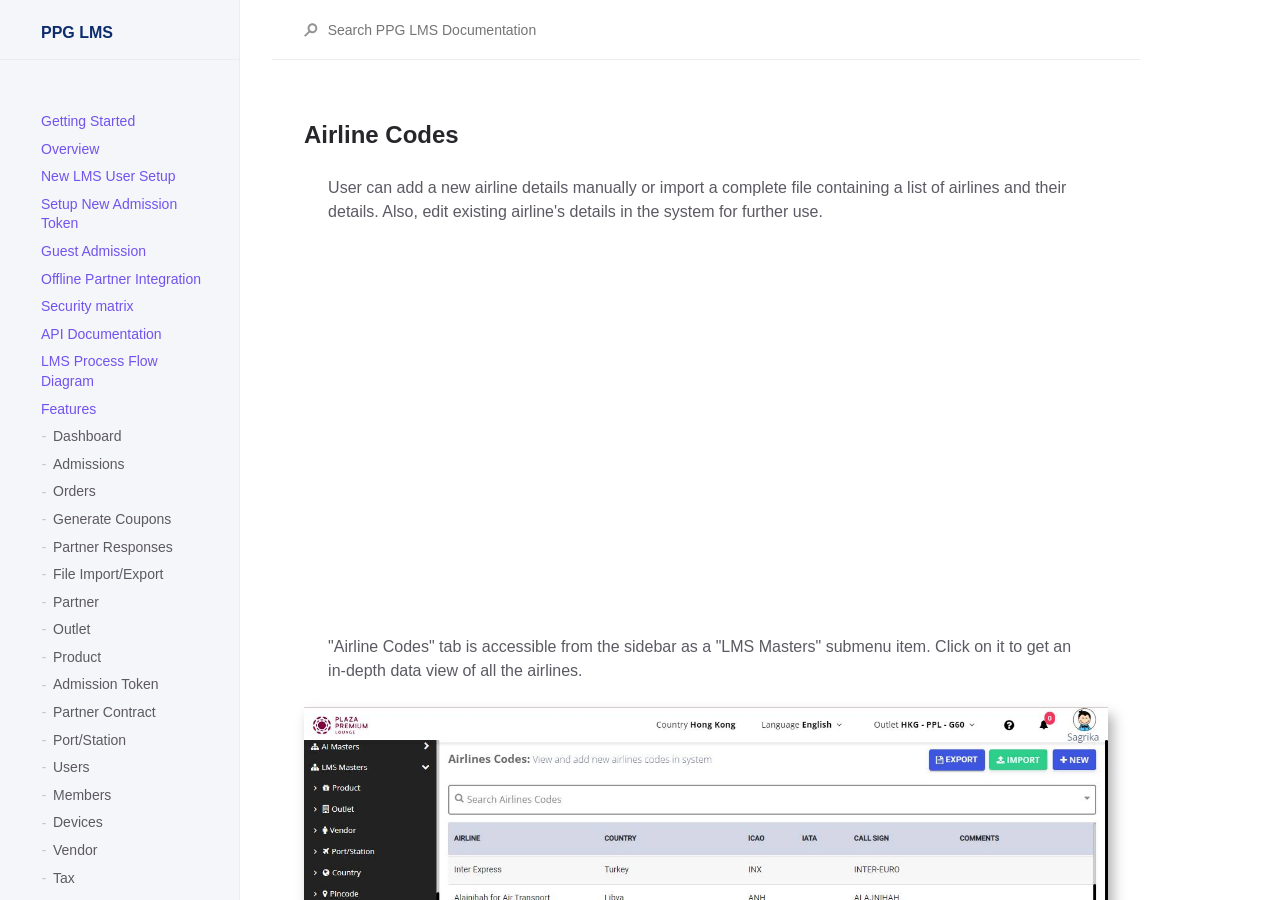
<file: assets/help/docs/AirlineCodes/index.html>
<!DOCTYPE html>

<html lang="en-US">
<head>
  <meta charset="UTF-8" />
  <meta http-equiv="X-UA-Compatible" content="IE=Edge" />

  <title>Airline Codes - PPG LMS Documentation</title>
  
  <link
    href="https://stackpath.bootstrapcdn.com/bootstrap/4.3.1/css/bootstrap.min.css"
    rel="stylesheet"
    integrity="sha384-ggOyR0iXCbMQv3Xipma34MD+dH/1fQ784/j6cY/iJTQUOhcWr7x9JvoRxT2MZw1T"
    crossorigin="anonymous"
  />
  <link
    rel="stylesheet"
    type="text/css"
    href="https://stackpath.bootstrapcdn.com/font-awesome/4.7.0/css/font-awesome.min.css"
  />
  <link
    rel="stylesheet"
    href="../../assets/css/just-the-docs.css"
  />
  <!--Different Browser icon for All Devices -->
  <link
    href="../../assets/images/fav_icon.ico"
    rel="icon"
    type="image/x-icon"
  />
  <!--IE Browser icon for All Devices -->
  <link
    href="../../assets/images/fav_icon.ico"
    rel="shortcut icon"
    type="image/x-icon"
  />
  <!--Icon for Devices -->
  <link
    href="../../assets/images/fav_icon.ico"
    rel="apple-touch-icon"
  />
  <!--Icon for Devices -->
  <link
    href="../../assets/images/fav_icon.ico"
    rel="apple-touch-icon-precomposed"
  />

  <script
    type="text/javascript"
    src="https://cdnjs.cloudflare.com/ajax/libs/jquery/2.1.3/jquery.min.js"
  ></script>
  <script
    src="https://stackpath.bootstrapcdn.com/bootstrap/4.3.1/js/bootstrap.min.js"
    integrity="sha384-JjSmVgyd0p3pXB1rRibZUAYoIIy6OrQ6VrjIEaFf/nJGzIxFDsf4x0xIM+B07jRM"
    crossorigin="anonymous"
  ></script>
  
  <script
    type="text/javascript"
    src="../../assets/js/vendor/lunr.min.js"
  ></script>
  

  <script
    type="text/javascript"
    src="../../assets/js/just-the-docs.js"
  ></script>

  <meta name="viewport" content="width=device-width, initial-scale=1" />
</head>

<body>
  <div class="page-wrap">
    <div class="side-bar">
      <div class="site-header">
        <a href="../.." class="site-title lh-tight">PPG LMS</a>
        <button class="menu-button fs-3 js-main-nav-trigger" data-text-toggle="Hide" type="button">Menu</button>
      </div>

      <div class="navigation main-nav js-main-nav">
        <nav role="navigation" aria-label="Main navigation">
  <ul class="navigation-list"><li
      class="navigation-list-item"
    ><a
        href="../../index.html"
        class="navigation-list-link"
        >Getting Started</a
      ></li><li
      class="navigation-list-item"
    ><a
        href="../../docs/overview/index.html"
        class="navigation-list-link"
        >Overview</a
      ></li><li
      class="navigation-list-item"
    ><a
        href="../../docs/newLmsUserSetup/index.html"
        class="navigation-list-link"
        >New LMS User Setup</a
      ></li><li
      class="navigation-list-item"
    ><a
        href="../../docs/setUpNewAdmissionToken/index.html"
        class="navigation-list-link"
        >Setup New Admission Token</a
      ></li><li
      class="navigation-list-item"
    ><a
        href="../../docs/guestAdmission/index.html"
        class="navigation-list-link"
        >Guest Admission</a
      ></li><li
      class="navigation-list-item"
    ><a
        href="../../docs/offlineParthnerIntergration/index.html"
        class="navigation-list-link"
        >Offline Partner Integration</a
      ></li><li
      class="navigation-list-item"
    ><a
        href="../../docs/securityMatrix/index.html"
        class="navigation-list-link"
        >Security matrix</a
      ></li><li
      class="navigation-list-item"
    ><a
        href="../../docs/API%20Documentation/index.html"
        class="navigation-list-link"
        >API Documentation</a
      ><ul class="navigation-list-child-list"><li
          class="navigation-list-item "
        ><a
            href="../../docs/login/index.html"
            class="navigation-list-link"
            >Login</a
          ></li><li
          class="navigation-list-item "
        ><a
            href="../../docs/profile/index.html"
            class="navigation-list-link"
            >Profile</a
          ></li><li
          class="navigation-list-item "
        ><a
            href="../../docs/changePassword/index.html"
            class="navigation-list-link"
            >Change Password</a
          ></li><li
          class="navigation-list-item "
        ><a
            href="../../docs/certificateList/index.html"
            class="navigation-list-link"
            >Certificate List</a
          ></li><li
          class="navigation-list-item "
        ><a
            href="../../docs/cardSave/index.html"
            class="navigation-list-link"
            >Card Save</a
          ></li><li
          class="navigation-list-item "
        ><a
            href="../../docs/verifyToken/index.html"
            class="navigation-list-link"
            >Verify Token</a
          ></li><li
          class="navigation-list-item "
        ><a
            href="../../docs/boardingPassScan/index.html"
            class="navigation-list-link"
            >Boarding Pass Scan</a
          ></li><li
          class="navigation-list-item "
        ><a
            href="../../docs/boardingPassSave/index.html"
            class="navigation-list-link"
            >Boarding Pass Save</a
          ></li><li
          class="navigation-list-item "
        ><a
            href="../../docs/boardingPassId/index.html"
            class="navigation-list-link"
            >Boarding Pass ID</a
          ></li><li
          class="navigation-list-item "
        ><a
            href="../../docs/corporateTokens/index.html"
            class="navigation-list-link"
            >Corporates Token</a
          ></li><li
          class="navigation-list-item "
        ><a
            href="../../docs/corporates/index.html"
            class="navigation-list-link"
            >Corporates</a
          ></li><li
          class="navigation-list-item "
        ><a
            href="../../docs/redeemCoupon/index.html"
            class="navigation-list-link"
            >Redeem Coupon</a
          ></li><li
          class="navigation-list-item "
        ><a
            href="../../docs/getFacilities/index.html"
            class="navigation-list-link"
            >Get Facilities</a
          ></li><li
          class="navigation-list-item "
        ><a
            href="../../docs/getProducts/index.html"
            class="navigation-list-link"
            >Get Products</a
          ></li><li
          class="navigation-list-item "
        ><a
            href="../../docs/getOrders/index.html"
            class="navigation-list-link"
            >Get Orders</a
          ></li><li
          class="navigation-list-item "
        ><a
            href="../../docs/getOutlets/index.html"
            class="navigation-list-link"
            >Get Outlets</a
          ></li><li
          class="navigation-list-item "
        ><a
            href="../../docs/getEntitlements/index.html"
            class="navigation-list-link"
            >Get Entitlements</a
          ></li><li
          class="navigation-list-item "
        ><a
            href="../../docs/getadmissions/index.html"
            class="navigation-list-link"
            >Get Admissions</a
          ></li><li
          class="navigation-list-item "
        ><a
            href="../../docs/blackListedToken/index.html"
            class="navigation-list-link"
            >Blacklisted Token</a
          ></li><li
          class="navigation-list-item "
        ><a
            href="../../docs/whitelistedToken/index.html"
            class="navigation-list-link"
            >Whitelisted Token</a
          ></li><li
          class="navigation-list-item "
        ><a
            href="../../docs/mapOutlets/index.html"
            class="navigation-list-link"
            >Map Outlets</a
          ></li><li
          class="navigation-list-item "
        ><a
            href="../../docs/mapProducts/index.html"
            class="navigation-list-link"
            >Map Products</a
          ></li><li
          class="navigation-list-item "
        ><a
            href="../../docs/getToken/index.html"
            class="navigation-list-link"
            >Get Token</a
          ></li><li
          class="navigation-list-item "
        ><a
            href="../../docs/getCouponCode/index.html"
            class="navigation-list-link"
            >Coupon Code</a
          ></li><li
          class="navigation-list-item "
        ><a
            href="../../docs/getCouponDetails/index.html"
            class="navigation-list-link"
            >Coupon Details</a
          ></li><li
          class="navigation-list-item "
        ><a
            href="../../docs/cancelCoupon/index.html"
            class="navigation-list-link"
            >Cancel Coupon</a
          ></li><li
          class="navigation-list-item "
        ><a
            href="../../docs/redeemToken/index.html"
            class="navigation-list-link"
            >Redeem Token</a
          ></li><li
          class="navigation-list-item "
        ><a
            href="../../docs/updateCoupon/index.html"
            class="navigation-list-link"
            >Update Coupon</a
          ></li></ul></li><li
      class="navigation-list-item"
    ><a
        href="../../docs/LMSprocessflowdiadram/index.html"
        class="navigation-list-link"
        >LMS Process Flow Diagram</a
      ></li><li
      class="navigation-list-item active"
    ><a
        href="../../docs/features/index.html"
        class="navigation-list-link"
        >Features</a
      ><ul class="navigation-list-child-list"><li
          class="navigation-list-item "
        ><a
            href="../../docs/dashboard/index.html"
            class="navigation-list-link"
            >Dashboard</a
          ></li><li
          class="navigation-list-item "
        ><a
            href="../../docs/admissions/index.html"
            class="navigation-list-link"
            >Admissions</a
          ></li><li
          class="navigation-list-item "
        ><a
            href="../../docs/orders/index.html"
            class="navigation-list-link"
            >Orders</a
          ></li><li
          class="navigation-list-item "
        ><a
            href="../../docs/GenerateCoupons/index.html"
            class="navigation-list-link"
            >Generate Coupons</a
          ></li><li
          class="navigation-list-item "
        ><a
            href="../../docs/partnerResponse/index.html"
            class="navigation-list-link"
            >Partner Responses</a
          ></li><li
          class="navigation-list-item "
        ><a
            href="../../docs/fileImportExport/index.html"
            class="navigation-list-link"
            >File Import/Export</a
          ></li><li
          class="navigation-list-item "
        ><a
            href="../../docs/partner/index.html"
            class="navigation-list-link"
            >Partner</a
          ></li><li
          class="navigation-list-item "
        ><a
            href="../../docs/outlet/index.html"
            class="navigation-list-link"
            >Outlet</a
          ></li><li
          class="navigation-list-item "
        ><a
            href="../../docs/product/index.html"
            class="navigation-list-link"
            >Product</a
          ></li><li
          class="navigation-list-item "
        ><a
            href="../../docs/admissionToken/index.html"
            class="navigation-list-link"
            >Admission Token</a
          ></li><li
          class="navigation-list-item "
        ><a
            href="../../docs/partnerContract/index.html"
            class="navigation-list-link"
            >Partner Contract</a
          ></li><li
          class="navigation-list-item "
        ><a
            href="../../docs/airport/index.html"
            class="navigation-list-link"
            >Port/Station</a
          ></li><li
          class="navigation-list-item "
        ><a
            href="../../docs/users/index.html"
            class="navigation-list-link"
            >Users</a
          ></li><li
          class="navigation-list-item "
        ><a
            href="../../docs/members/index.html"
            class="navigation-list-link"
            >Members</a
          ></li><li
          class="navigation-list-item "
        ><a
            href="../../docs/devices/index.html"
            class="navigation-list-link"
            >Devices</a
          ></li><li
          class="navigation-list-item "
        ><a
            href="../../docs/vendor/index.html"
            class="navigation-list-link"
            >Vendor</a
          ></li><li
          class="navigation-list-item "
        ><a
            href="../../docs/tax/index.html"
            class="navigation-list-link"
            >Tax</a
          ></li><li
          class="navigation-list-item "
        ><a
            href="../../docs/country/index.html"
            class="navigation-list-link"
            >Country</a
          ></li><li
          class="navigation-list-item "
        ><a
            href="../../docs/pincode/index.html"
            class="navigation-list-link"
            >Pincode</a
          ></li><li
          class="navigation-list-item "
        ><a
            href="../../docs/receiptTemplate/index.html"
            class="navigation-list-link"
            >Recipt Template</a
          ></li><li
          class="navigation-list-item "
        ><a
            href="../../docs/token/index.html"
            class="navigation-list-link"
            >Token</a
          ></li><li
          class="navigation-list-item "
        ><a
            href="../../docs/module/index.html"
            class="navigation-list-link"
            >Module</a
          ></li><li
          class="navigation-list-item "
        ><a
            href="../../docs/action/index.html"
            class="navigation-list-link"
            >Action</a
          ></li><li
          class="navigation-list-item "
        ><a
            href="../../docs/role/index.html"
            class="navigation-list-link"
            >Role</a
          ></li><li
          class="navigation-list-item "
        ><a
            href="../../docs/globalSettings/index.html"
            class="navigation-list-link"
            >Global Settings</a
          ></li><li
          class="navigation-list-item "
        ><a
            href="../../docs/AdmissionPOS/index.html"
            class="navigation-list-link"
            >Admission POS</a
          ></li><li
          class="navigation-list-item "
        ><a
            href="../../docs/DMR/index.html"
            class="navigation-list-link"
            >DMR</a
          ></li><li
          class="navigation-list-item "
        ><a
            href="../../docs/AdmissionflowsviaSunmiDevice/index.html"
            class="navigation-list-link"
            >Admission flows via Sunmi Device</a
          ></li><li
          class="navigation-list-item "
        ><a
            href="../../docs/WalkinPOS/index.html"
            class="navigation-list-link"
            >Walkin POS</a
          ></li><li
          class="navigation-list-item "
        ><a
            href="../../docs/FailedAdmissions/index.html"
            class="navigation-list-link"
            >Failed Admissions</a
          ></li><li
          class="navigation-list-item "
        ><a
            href="../../docs/PartnerMigration/index.html"
            class="navigation-list-link"
            >Partner Migration</a
          ></li><li
          class="navigation-list-item "
        ><a
            href="../../docs/BoardingPass/index.html"
            class="navigation-list-link"
            >Boarding Pass</a
          ></li><li
          class="navigation-list-item "
        ><a
            href="../../docs/CustomerInteraction/index.html"
            class="navigation-list-link"
            >Customer Interaction</a
          ></li><li
          class="navigation-list-item  active"
        ><a
            href="../../docs/AirlineCodes/index.html"
            class="navigation-list-link active"
            >Airline Codes</a
          ></li></ul></li><li
      class="navigation-list-item"
    ><a
        href="../../docs/ReleaseLogs/index.html"
        class="navigation-list-link"
        >Release Logs</a
      ><ul class="navigation-list-child-list"><li
          class="navigation-list-item "
        ><a
            href="../../docs/FirstRelease/index.html"
            class="navigation-list-link"
            >Release Notes - Build 1.1.23.01-07</a
          ></li><li
          class="navigation-list-item "
        ><a
            href="../../docs/SecondRelease/index.html"
            class="navigation-list-link"
            >Release Notes - Build 1.1.23.01-20</a
          ></li><li
          class="navigation-list-item "
        ><a
            href="../../docs/ThirdRelease/index.html"
            class="navigation-list-link"
            >Release Notes - Build 1.1.23.02-20</a
          ></li><li
          class="navigation-list-item "
        ><a
            href="../../docs/FourthRelease/index.html"
            class="navigation-list-link"
            >Release Notes - Build 1.1.23.02-24</a
          ></li><li
          class="navigation-list-item "
        ><a
            href="../../docs/fifthRelease/index.html"
            class="navigation-list-link"
            >Release Notes - Build 1.1.23.03-16</a
          ></li><li
          class="navigation-list-item "
        ><a
            href="../../docs/SixthRelease/index.html"
            class="navigation-list-link"
            >Release Notes - Build 1.1.23.03-25</a
          ></li><li
          class="navigation-list-item "
        ><a
            href="../../docs/SeventhRelease/index.html"
            class="navigation-list-link"
            >Release Notes - Build 1.1.23.03-31</a
          ></li></ul></li></ul>
</nav>

      </div>
      <!-- <footer class="site-footer">
        <p class="text-small text-grey-dk-000 mb-4">This site is created by <a href="#">C Simplify IT</a>, for Samvad.</p>
      </footer> -->
    </div>
    <div class="main-content-wrap js-main-content" tabindex="0">
      <div class="main-content">
        <div class="page-header js-page-header">
          
          <div class="search">
            <div class="search-input-wrap">
              <input type="text" class="js-search-input search-input" tabindex="0" placeholder="Search PPG LMS Documentation" aria-label="Search PPG LMS Documentation" autocomplete="off">
              <svg width="14" height="14" viewBox="0 0 28 28" xmlns="http://www.w3.org/2000/svg" class="search-icon"><title>Search</title><g fill-rule="nonzero"><path d="M17.332 20.735c-5.537 0-10-4.6-10-10.247 0-5.646 4.463-10.247 10-10.247 5.536 0 10 4.601 10 10.247s-4.464 10.247-10 10.247zm0-4c3.3 0 6-2.783 6-6.247 0-3.463-2.7-6.247-6-6.247s-6 2.784-6 6.247c0 3.464 2.7 6.247 6 6.247z"/><path d="M11.672 13.791L.192 25.271 3.02 28.1 14.5 16.62z"/></g></svg>
            </div>
            <div class="js-search-results search-results-wrap"></div>
          </div>
          
        </div>
        <div class="page">
          <div id="main-content" class="page-content" role="main">
          <h2><strong>Airline Codes</strong></h2>
<p>
  User can add a new airline details manually or import a complete file
  containing a list of airlines and their details. Also, edit existing airline's
  details in the system for further use.
</p>
<iframe
  width="700"
  height="315"
  src="https://www.youtube.com/embed/480JC5FavyQ"
  title="YouTube video player"
  frameborder="0"
  allow="accelerometer; autoplay; clipboard-write; encrypted-media; gyroscope; picture-in-picture; web-share"
  allowfullscreen
></iframe>
<p></p>
<p>
  "Airline Codes" tab is accessible from the sidebar as a "LMS Masters" submenu
  item. Click on it to get an in-depth data view of all the airlines.
</p>
<img
  src="../../assets/images/AirlinecodeTab.jpg"
  alt=""
  style="margin-bottom: 30px; box-shadow: 5px 8px 12px #33333361"
/>
<p>
  User can search for the airline by entering its details in the search field.
</p>
<img
  src="../../assets/images/AirlineCodesimpleSrch.jpg"
  alt=""
  style="margin-bottom: 30px; box-shadow: 5px 8px 12px #33333361"
/>
<p>
  Or, User can click on the dropdown icon for advanced search in which options
  are present as different fields, use those to filter the search.
</p>
<img
  src="../../assets/images/AirlineCodeadvsrch.jpg"
  alt=""
  style="margin-bottom: 30px; box-shadow: 5px 8px 12px #33333361"
/>
<p>Click on "Reset" button to reset the form values.</p>
<img
  src="../../assets/images/AirlineCodeResetBtn.jpg"
  alt=""
  style="margin-bottom: 30px; box-shadow: 5px 8px 12px #33333361"
/>
<p>Click on "Search" button to search for the result.</p>
<img
  src="../../assets/images/AirlineCodeSearchbtn.jpg"
  alt=""
  style="margin-bottom: 30px; box-shadow: 5px 8px 12px #33333361"
/>
<p>User can find an airlines list in the table.</p>
<img
  src="../../assets/images/AirlineCodeTable.jpg"
  alt=""
  style="margin-bottom: 30px; box-shadow: 5px 8px 12px #33333361"
/>
<p>
  You can edit/view the particular airline from the system by double clicking on
  the row of the table.
</p>
<img
  src="../../assets/images/AirlineCodedblClick.jpg"
  alt=""
  style="margin-bottom: 30px; box-shadow: 5px 8px 12px #33333361"
/>
<p>
  System then populates a screen where you can see the complete details of that
  particular Airline including airline name, ICAO, IATA code etc.
</p>
<img
  src="../../assets/images/AirlineCodeDetails.jpg"
  alt=""
  style="margin-bottom: 30px; box-shadow: 5px 8px 12px #33333361"
/>
<p>Click on "Reset" button to reset the edited fields.</p>
<img
  src="../../assets/images/AirlineCodeEdtRst.jpg"
  alt=""
  style="margin-bottom: 30px; box-shadow: 5px 8px 12px #33333361"
/>
<p>Click on "Submit" button to submit the edited fields.</p>
<img
  src="../../assets/images/AirlineCodeEdtSbmt.jpg"
  alt=""
  style="margin-bottom: 30px; box-shadow: 5px 8px 12px #33333361"
/>
<p>
  You can also add new Airline by clicking on "New" button present on the top
  right corner on the main screen.
</p>
<img
  src="../../assets/images/AirlineCodeNew.jpg"
  alt=""
  style="margin-bottom: 30px; box-shadow: 5px 8px 12px #33333361"
/>
<p>Fill the following information to add new airline in the system.</p>
<img
  src="../../assets/images/AirlineCodeNewDtls.jpg"
  alt=""
  style="margin-bottom: 30px; box-shadow: 5px 8px 12px #33333361"
/>
<p>Click on "Reset" button to reset the form.</p>
<img
  src="../../assets/images/AirlineCodeNewRst.jpg"
  alt=""
  style="margin-bottom: 30px; box-shadow: 5px 8px 12px #33333361"
/>
<p>Click on "Submit" button to save the filled details in the system.</p>
<img
  src="../../assets/images/AirlineCodeNewSbmt.jpg"
  alt=""
  style="margin-bottom: 30px; box-shadow: 5px 8px 12px #33333361"
/>
<p>
  Click on "Import" button so that you can import the complete file having
  required data in one go.
</p>
<img
  src="../../assets/images/AirlineCodeimport.jpg"
  alt=""
  style="margin-bottom: 30px; box-shadow: 5px 8px 12px #33333361"
/>
<p>
  Click on 'Export' button to export the detailed data of the Airline screen in
  excel sheet.
</p>
<img
  src="../../assets/images/AirlineCodeExport.jpg"
  alt=""
  style="margin-bottom: 30px; box-shadow: 5px 8px 12px #33333361"
/>


          </div>
      </div>
    </div>
  </div>

</body>
</html>
</file>
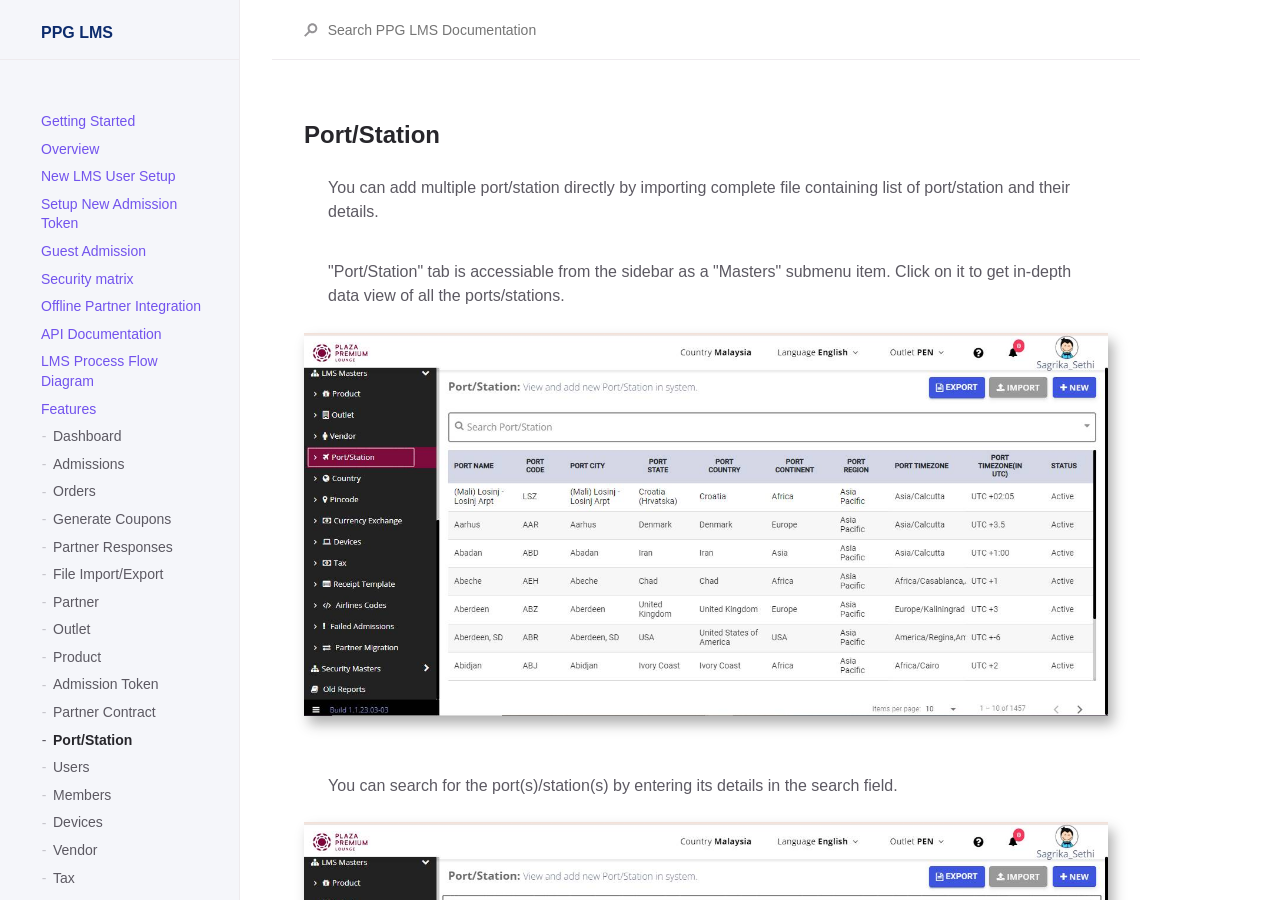
<file: assets/help/docs/airport/index.html>
<!DOCTYPE html>

<html lang="en-US">
<head>
  <meta charset="UTF-8" />
  <meta http-equiv="X-UA-Compatible" content="IE=Edge" />

  <title>Port/Station - PPG LMS Documentation</title>
  
  <link
    href="https://stackpath.bootstrapcdn.com/bootstrap/4.3.1/css/bootstrap.min.css"
    rel="stylesheet"
    integrity="sha384-ggOyR0iXCbMQv3Xipma34MD+dH/1fQ784/j6cY/iJTQUOhcWr7x9JvoRxT2MZw1T"
    crossorigin="anonymous"
  />
  <link
    rel="stylesheet"
    type="text/css"
    href="https://stackpath.bootstrapcdn.com/font-awesome/4.7.0/css/font-awesome.min.css"
  />
  <link
    rel="stylesheet"
    href="../../assets/css/just-the-docs.css"
  />
  <!--Different Browser icon for All Devices -->
  <link
    href="../../assets/images/fav_icon.ico"
    rel="icon"
    type="image/x-icon"
  />
  <!--IE Browser icon for All Devices -->
  <link
    href="../../assets/images/fav_icon.ico"
    rel="shortcut icon"
    type="image/x-icon"
  />
  <!--Icon for Devices -->
  <link
    href="../../assets/images/fav_icon.ico"
    rel="apple-touch-icon"
  />
  <!--Icon for Devices -->
  <link
    href="../../assets/images/fav_icon.ico"
    rel="apple-touch-icon-precomposed"
  />

  <script
    type="text/javascript"
    src="https://cdnjs.cloudflare.com/ajax/libs/jquery/2.1.3/jquery.min.js"
  ></script>
  <script
    src="https://stackpath.bootstrapcdn.com/bootstrap/4.3.1/js/bootstrap.min.js"
    integrity="sha384-JjSmVgyd0p3pXB1rRibZUAYoIIy6OrQ6VrjIEaFf/nJGzIxFDsf4x0xIM+B07jRM"
    crossorigin="anonymous"
  ></script>
  
  <script
    type="text/javascript"
    src="../../assets/js/vendor/lunr.min.js"
  ></script>
  

  <script
    type="text/javascript"
    src="../../assets/js/just-the-docs.js"
  ></script>

  <meta name="viewport" content="width=device-width, initial-scale=1" />
</head>

<body>
  <div class="page-wrap">
    <div class="side-bar">
      <div class="site-header">
        <a href="../.." class="site-title lh-tight">PPG LMS</a>
        <button class="menu-button fs-3 js-main-nav-trigger" data-text-toggle="Hide" type="button">Menu</button>
      </div>

      <div class="navigation main-nav js-main-nav">
        <nav role="navigation" aria-label="Main navigation">
  <ul class="navigation-list"><li
      class="navigation-list-item"
    ><a
        href="../../index.html"
        class="navigation-list-link"
        >Getting Started</a
      ></li><li
      class="navigation-list-item"
    ><a
        href="../../docs/overview/index.html"
        class="navigation-list-link"
        >Overview</a
      ></li><li
      class="navigation-list-item"
    ><a
        href="../../docs/newLmsUserSetup/index.html"
        class="navigation-list-link"
        >New LMS User Setup</a
      ></li><li
      class="navigation-list-item"
    ><a
        href="../../docs/setUpNewAdmissionToken/index.html"
        class="navigation-list-link"
        >Setup New Admission Token</a
      ></li><li
      class="navigation-list-item"
    ><a
        href="../../docs/guestAdmission/index.html"
        class="navigation-list-link"
        >Guest Admission</a
      ></li><li
      class="navigation-list-item"
    ><a
        href="../../docs/securityMatrix/index.html"
        class="navigation-list-link"
        >Security matrix</a
      ></li><li
      class="navigation-list-item"
    ><a
        href="../../docs/offlineParthnerIntergration/index.html"
        class="navigation-list-link"
        >Offline Partner Integration</a
      ></li><li
      class="navigation-list-item"
    ><a
        href="../../docs/API%20Documentation/index.html"
        class="navigation-list-link"
        >API Documentation</a
      ><ul class="navigation-list-child-list"><li
          class="navigation-list-item "
        ><a
            href="../../docs/login/index.html"
            class="navigation-list-link"
            >Login</a
          ></li><li
          class="navigation-list-item "
        ><a
            href="../../docs/profile/index.html"
            class="navigation-list-link"
            >Profile</a
          ></li><li
          class="navigation-list-item "
        ><a
            href="../../docs/changePassword/index.html"
            class="navigation-list-link"
            >Change Password</a
          ></li><li
          class="navigation-list-item "
        ><a
            href="../../docs/certificateList/index.html"
            class="navigation-list-link"
            >Certificate List</a
          ></li><li
          class="navigation-list-item "
        ><a
            href="../../docs/cardSave/index.html"
            class="navigation-list-link"
            >Card Save</a
          ></li><li
          class="navigation-list-item "
        ><a
            href="../../docs/verifyToken/index.html"
            class="navigation-list-link"
            >Verify Token</a
          ></li><li
          class="navigation-list-item "
        ><a
            href="../../docs/boardingPassScan/index.html"
            class="navigation-list-link"
            >Boarding Pass Scan</a
          ></li><li
          class="navigation-list-item "
        ><a
            href="../../docs/boardingPassSave/index.html"
            class="navigation-list-link"
            >Boarding Pass Save</a
          ></li><li
          class="navigation-list-item "
        ><a
            href="../../docs/boardingPassId/index.html"
            class="navigation-list-link"
            >Boarding Pass ID</a
          ></li><li
          class="navigation-list-item "
        ><a
            href="../../docs/corporateTokens/index.html"
            class="navigation-list-link"
            >Corporates Token</a
          ></li><li
          class="navigation-list-item "
        ><a
            href="../../docs/corporates/index.html"
            class="navigation-list-link"
            >Corporates</a
          ></li><li
          class="navigation-list-item "
        ><a
            href="../../docs/redeemCoupon/index.html"
            class="navigation-list-link"
            >Redeem Coupon</a
          ></li><li
          class="navigation-list-item "
        ><a
            href="../../docs/getFacilities/index.html"
            class="navigation-list-link"
            >Get Facilities</a
          ></li><li
          class="navigation-list-item "
        ><a
            href="../../docs/getProducts/index.html"
            class="navigation-list-link"
            >Get Products</a
          ></li><li
          class="navigation-list-item "
        ><a
            href="../../docs/getOrders/index.html"
            class="navigation-list-link"
            >Get Orders</a
          ></li><li
          class="navigation-list-item "
        ><a
            href="../../docs/getOutlets/index.html"
            class="navigation-list-link"
            >Get Outlets</a
          ></li><li
          class="navigation-list-item "
        ><a
            href="../../docs/getEntitlements/index.html"
            class="navigation-list-link"
            >Get Entitlements</a
          ></li><li
          class="navigation-list-item "
        ><a
            href="../../docs/getadmissions/index.html"
            class="navigation-list-link"
            >Get Admissions</a
          ></li><li
          class="navigation-list-item "
        ><a
            href="../../docs/blackListedToken/index.html"
            class="navigation-list-link"
            >Blacklisted Token</a
          ></li><li
          class="navigation-list-item "
        ><a
            href="../../docs/whitelistedToken/index.html"
            class="navigation-list-link"
            >Whitelisted Token</a
          ></li><li
          class="navigation-list-item "
        ><a
            href="../../docs/mapOutlets/index.html"
            class="navigation-list-link"
            >Map Outlets</a
          ></li><li
          class="navigation-list-item "
        ><a
            href="../../docs/mapProducts/index.html"
            class="navigation-list-link"
            >Map Products</a
          ></li><li
          class="navigation-list-item "
        ><a
            href="../../docs/getToken/index.html"
            class="navigation-list-link"
            >Get Token</a
          ></li><li
          class="navigation-list-item "
        ><a
            href="../../docs/getCouponCode/index.html"
            class="navigation-list-link"
            >Coupon Code</a
          ></li><li
          class="navigation-list-item "
        ><a
            href="../../docs/getCouponDetails/index.html"
            class="navigation-list-link"
            >Coupon Details</a
          ></li><li
          class="navigation-list-item "
        ><a
            href="../../docs/cancelCoupon/index.html"
            class="navigation-list-link"
            >Cancel Coupon</a
          ></li><li
          class="navigation-list-item "
        ><a
            href="../../docs/redeemToken/index.html"
            class="navigation-list-link"
            >Redeem Token</a
          ></li><li
          class="navigation-list-item "
        ><a
            href="../../docs/updateCoupon/index.html"
            class="navigation-list-link"
            >Update Coupon</a
          ></li></ul></li><li
      class="navigation-list-item"
    ><a
        href="../../docs/LMSprocessflowdiadram/index.html"
        class="navigation-list-link"
        >LMS Process Flow Diagram</a
      ></li><li
      class="navigation-list-item active"
    ><a
        href="../../docs/features/index.html"
        class="navigation-list-link"
        >Features</a
      ><ul class="navigation-list-child-list"><li
          class="navigation-list-item "
        ><a
            href="../../docs/dashboard/index.html"
            class="navigation-list-link"
            >Dashboard</a
          ></li><li
          class="navigation-list-item "
        ><a
            href="../../docs/admissions/index.html"
            class="navigation-list-link"
            >Admissions</a
          ></li><li
          class="navigation-list-item "
        ><a
            href="../../docs/orders/index.html"
            class="navigation-list-link"
            >Orders</a
          ></li><li
          class="navigation-list-item "
        ><a
            href="../../docs/GenerateCoupons/index.html"
            class="navigation-list-link"
            >Generate Coupons</a
          ></li><li
          class="navigation-list-item "
        ><a
            href="../../docs/partnerResponse/index.html"
            class="navigation-list-link"
            >Partner Responses</a
          ></li><li
          class="navigation-list-item "
        ><a
            href="../../docs/fileImportExport/index.html"
            class="navigation-list-link"
            >File Import/Export</a
          ></li><li
          class="navigation-list-item "
        ><a
            href="../../docs/partner/index.html"
            class="navigation-list-link"
            >Partner</a
          ></li><li
          class="navigation-list-item "
        ><a
            href="../../docs/outlet/index.html"
            class="navigation-list-link"
            >Outlet</a
          ></li><li
          class="navigation-list-item "
        ><a
            href="../../docs/product/index.html"
            class="navigation-list-link"
            >Product</a
          ></li><li
          class="navigation-list-item "
        ><a
            href="../../docs/admissionToken/index.html"
            class="navigation-list-link"
            >Admission Token</a
          ></li><li
          class="navigation-list-item "
        ><a
            href="../../docs/partnerContract/index.html"
            class="navigation-list-link"
            >Partner Contract</a
          ></li><li
          class="navigation-list-item  active"
        ><a
            href="../../docs/airport/index.html"
            class="navigation-list-link active"
            >Port/Station</a
          ></li><li
          class="navigation-list-item "
        ><a
            href="../../docs/users/index.html"
            class="navigation-list-link"
            >Users</a
          ></li><li
          class="navigation-list-item "
        ><a
            href="../../docs/members/index.html"
            class="navigation-list-link"
            >Members</a
          ></li><li
          class="navigation-list-item "
        ><a
            href="../../docs/devices/index.html"
            class="navigation-list-link"
            >Devices</a
          ></li><li
          class="navigation-list-item "
        ><a
            href="../../docs/vendor/index.html"
            class="navigation-list-link"
            >Vendor</a
          ></li><li
          class="navigation-list-item "
        ><a
            href="../../docs/tax/index.html"
            class="navigation-list-link"
            >Tax</a
          ></li><li
          class="navigation-list-item "
        ><a
            href="../../docs/country/index.html"
            class="navigation-list-link"
            >Country</a
          ></li><li
          class="navigation-list-item "
        ><a
            href="../../docs/pincode/index.html"
            class="navigation-list-link"
            >Pincode</a
          ></li><li
          class="navigation-list-item "
        ><a
            href="../../docs/receiptTemplate/index.html"
            class="navigation-list-link"
            >Recipt Template</a
          ></li><li
          class="navigation-list-item "
        ><a
            href="../../docs/token/index.html"
            class="navigation-list-link"
            >Token</a
          ></li><li
          class="navigation-list-item "
        ><a
            href="../../docs/module/index.html"
            class="navigation-list-link"
            >Module</a
          ></li><li
          class="navigation-list-item "
        ><a
            href="../../docs/action/index.html"
            class="navigation-list-link"
            >Action</a
          ></li><li
          class="navigation-list-item "
        ><a
            href="../../docs/role/index.html"
            class="navigation-list-link"
            >Role</a
          ></li><li
          class="navigation-list-item "
        ><a
            href="../../docs/globalSettings/index.html"
            class="navigation-list-link"
            >Global Settings</a
          ></li><li
          class="navigation-list-item "
        ><a
            href="../../docs/AdmissionPOS/index.html"
            class="navigation-list-link"
            >Admission POS</a
          ></li><li
          class="navigation-list-item "
        ><a
            href="../../docs/DMR/index.html"
            class="navigation-list-link"
            >DMR</a
          ></li><li
          class="navigation-list-item "
        ><a
            href="../../docs/AdmissionflowsviaSunmiDevice/index.html"
            class="navigation-list-link"
            >Admission flows via Sunmi Device</a
          ></li><li
          class="navigation-list-item "
        ><a
            href="../../docs/WalkinPOS/index.html"
            class="navigation-list-link"
            >Walkin POS</a
          ></li><li
          class="navigation-list-item "
        ><a
            href="../../docs/FailedAdmissions/index.html"
            class="navigation-list-link"
            >Failed Admissions</a
          ></li><li
          class="navigation-list-item "
        ><a
            href="../../docs/PartnerMigration/index.html"
            class="navigation-list-link"
            >Partner Migration</a
          ></li></ul></li><li
      class="navigation-list-item"
    ><a
        href="../../docs/ReleaseLogs/index.html"
        class="navigation-list-link"
        >Release Logs</a
      ><ul class="navigation-list-child-list"><li
          class="navigation-list-item "
        ><a
            href="../../docs/FirstRelease/index.html"
            class="navigation-list-link"
            >Release Notes - Build 1.1.23.01-07</a
          ></li><li
          class="navigation-list-item "
        ><a
            href="../../docs/SecondRelease/index.html"
            class="navigation-list-link"
            >Release Notes - Build 1.1.23.01-20</a
          ></li><li
          class="navigation-list-item "
        ><a
            href="../../docs/ThirdRelease/index.html"
            class="navigation-list-link"
            >Release Notes - Build 1.1.23.02-20</a
          ></li></ul></li></ul>
</nav>

      </div>
      <!-- <footer class="site-footer">
        <p class="text-small text-grey-dk-000 mb-4">This site is created by <a href="#">C Simplify IT</a>, for Samvad.</p>
      </footer> -->
    </div>
    <div class="main-content-wrap js-main-content" tabindex="0">
      <div class="main-content">
        <div class="page-header js-page-header">
          
          <div class="search">
            <div class="search-input-wrap">
              <input type="text" class="js-search-input search-input" tabindex="0" placeholder="Search PPG LMS Documentation" aria-label="Search PPG LMS Documentation" autocomplete="off">
              <svg width="14" height="14" viewBox="0 0 28 28" xmlns="http://www.w3.org/2000/svg" class="search-icon"><title>Search</title><g fill-rule="nonzero"><path d="M17.332 20.735c-5.537 0-10-4.6-10-10.247 0-5.646 4.463-10.247 10-10.247 5.536 0 10 4.601 10 10.247s-4.464 10.247-10 10.247zm0-4c3.3 0 6-2.783 6-6.247 0-3.463-2.7-6.247-6-6.247s-6 2.784-6 6.247c0 3.464 2.7 6.247 6 6.247z"/><path d="M11.672 13.791L.192 25.271 3.02 28.1 14.5 16.62z"/></g></svg>
            </div>
            <div class="js-search-results search-results-wrap"></div>
          </div>
          
        </div>
        <div class="page">
          <div id="main-content" class="page-content" role="main">
          <h2><strong>Port/Station</strong></h2>
<p>
  You can add multiple port/station directly by importing complete file
  containing list of port/station and their details.
</p>
<p>
  "Port/Station" tab is accessiable from the sidebar as a "Masters" submenu
  item. Click on it to get in-depth data view of all the ports/stations.
</p>
<img
  src="../../assets/images/portTab.jpg"
  alt=""
  style="margin-bottom: 30px; box-shadow: 5px 8px 12px #33333361"
/>
<p>
  You can search for the port(s)/station(s) by entering its details in the
  search field.
</p>
<img
  src="../../assets/images/searchPort.jpg"
  alt=""
  style="margin-bottom: 30px; box-shadow: 5px 8px 12px #33333361"
/>
<p>
  Or, you can click on dropdown icon for advance search in which you are having
  more option to filter out list.
</p>
<img
  src="../../assets/images/advSearchPort.jpg"
  alt=""
  style="margin-bottom: 30px; box-shadow: 5px 8px 12px #33333361"
/>
<p>Click on "Reset" button to reset the form values.</p>
<img
  src="../../assets/images/resetBtnPort.jpg"
  alt=""
  style="margin-bottom: 30px; box-shadow: 5px 8px 12px #33333361"
/>
<p>Click on "Search" button to search for the result.</p>
<img
  src="../../assets/images/searchBtnPort.jpg"
  alt=""
  style="margin-bottom: 30px; box-shadow: 5px 8px 12px #33333361"
/>
<p>You can find port/station list in the table.</p>
<img
  src="../../assets/images/portTable.jpg"
  alt=""
  style="margin-bottom: 30px; box-shadow: 5px 8px 12px #33333361"
/>
<p>
  You can view port's details by double click on that row of the table for whose
  details you want to see.
</p>
<img
  src="../../assets/images/dbclickport.jpg"
  alt=""
  style="margin-bottom: 30px; box-shadow: 5px 8px 12px #33333361"
/>
<p>
  System then populates a screen where you can see the complete detail of that
  particular port including port name, port code, port city, port state, etc.
</p>
<img
  src="../../assets/images/editportdetails.jpg"
  alt=""
  style="margin-bottom: 30px; box-shadow: 5px 8px 12px #33333361"
/>
<p>Click on "Reset" button to reset the fields.</p>
<img
  src="../../assets/images/resetportdetails.jpg"
  alt=""
  style="margin-bottom: 30px; box-shadow: 5px 8px 12px #33333361"
/>
<p>Click on submit button</p>
<img
  src="../../assets/images/portsubmit.jpg"
  alt=""
  style="margin-bottom: 30px; box-shadow: 5px 8px 12px #33333361"
/>
<p>
  You can also add new port by clicking on "New" button present on the top right
  corner on the main screen.
</p>
<img
  src="../../assets/images/addnewport.jpg"
  alt=""
  style="margin-bottom: 30px; box-shadow: 5px 8px 12px #33333361"
/>
<p>
  Fill the following information to add new port in the system.And click on
  submit .
</p>
<img
  src="../../assets/images/newportdetails.jpg"
  alt=""
  style="margin-bottom: 30px; box-shadow: 5px 8px 12px #33333361"
/>
<p>
  Click on "Import" button so that you can import the complete file having
  required data in one go.
</p>
<img
  src="../../assets/images/importTable.jpg"
  alt=""
  style="margin-bottom: 30px; box-shadow: 5px 8px 12px #33333361"
/>
<p>
  Follow the steps present in "Import" tab present the sidenav of this
  documentation.
</p>
<p>
  Detailed view of data of this screen can be exported by clicking on the Export
  button placed at the top right corner of the screen. It downloads the details
  in the form of an excel sheet for further use.
</p>
<img
  src="../../assets/images/ExportPort.jpg"
  alt=""
  style="margin-bottom: 30px; box-shadow: 5px 8px 12px #33333361"
/>
<p><strong>Below are the input fields used in this screen:</strong></p>
<table class="table-bordered">
  <tr>
    <th>Name of the field</th>
    <th>Entry Mode</th>
    <th>Mandatory</th>
    <th>Comments</th>
  </tr>
  <tr>
    <td>Port Name</td>
    <td>Free text with dropdown</td>
    <td>Yes</td>
    <td>
      You have to enter starting three alphabets of the port name and it will
      show you the result based on that. Once you select port name it will auto
      fill some fields like port code, port city, port state etc. You have to
      fill that too.
    </td>
  </tr>
  <tr>
    <td>Port Code</td>
    <td>Free text</td>
    <td>Yes</td>
    <td>
      System generated once you select port name. Also, you can fill it
      yourself. Code should be in captial letters always.
    </td>
  </tr>
  <tr>
    <td>Port City</td>
    <td>Free text</td>
    <td>Yes</td>
    <td>System generated once you select port name. Also, you can fill it</td>
  </tr>

  <tr>
    <td>Port State</td>
    <td>Free text with dropdown</td>
    <td>Yes</td>
    <td>
      System generated once you select port name. Also, you can fill it. You
      have to enter the state in which this port exists.
    </td>
  </tr>
  <tr>
    <td>Port Country</td>
    <td>Free text</td>
    <td>Yes</td>
    <td>System generated once you select port name. Also, you can fill it</td>
  </tr>
  <tr>
    <td>Port Continent</td>
    <td>Free text</td>
    <td>Yes</td>
    <td>You have to enter the continent in which this port exists.</td>
  </tr>
  <tr>
    <td>Port Region</td>
    <td>Free text</td>
    <td>Yes</td>
    <td>You have to enter the Region of the port.</td>
  </tr>
  <tr>
    <td>Port Timezone</td>
    <td>Free text</td>
    <td>Yes</td>
    <td>You have to enter the timezone of the port.</td>
  </tr>
  <tr>
    <td>Port Timezone (In UTC)</td>
    <td>Free text</td>
    <td>Yes</td>
    <td>You have to enter the timezone (In UTC) of the port.</td>
  </tr>
  <tr>
    <td>Port Type</td>
    <td>Selection</td>
    <td>Yes</td>
    <td>Port Type could have the following values :- Airport and Railway.</td>
  </tr>
  <tr>
    <td>Is Active</td>
    <td>Switch (Toggle) Button</td>
    <td>Yes</td>
    <td>Yes/No</td>
  </tr>
</table>


          </div>
      </div>
    </div>
  </div>

</body>
</html>
</file>
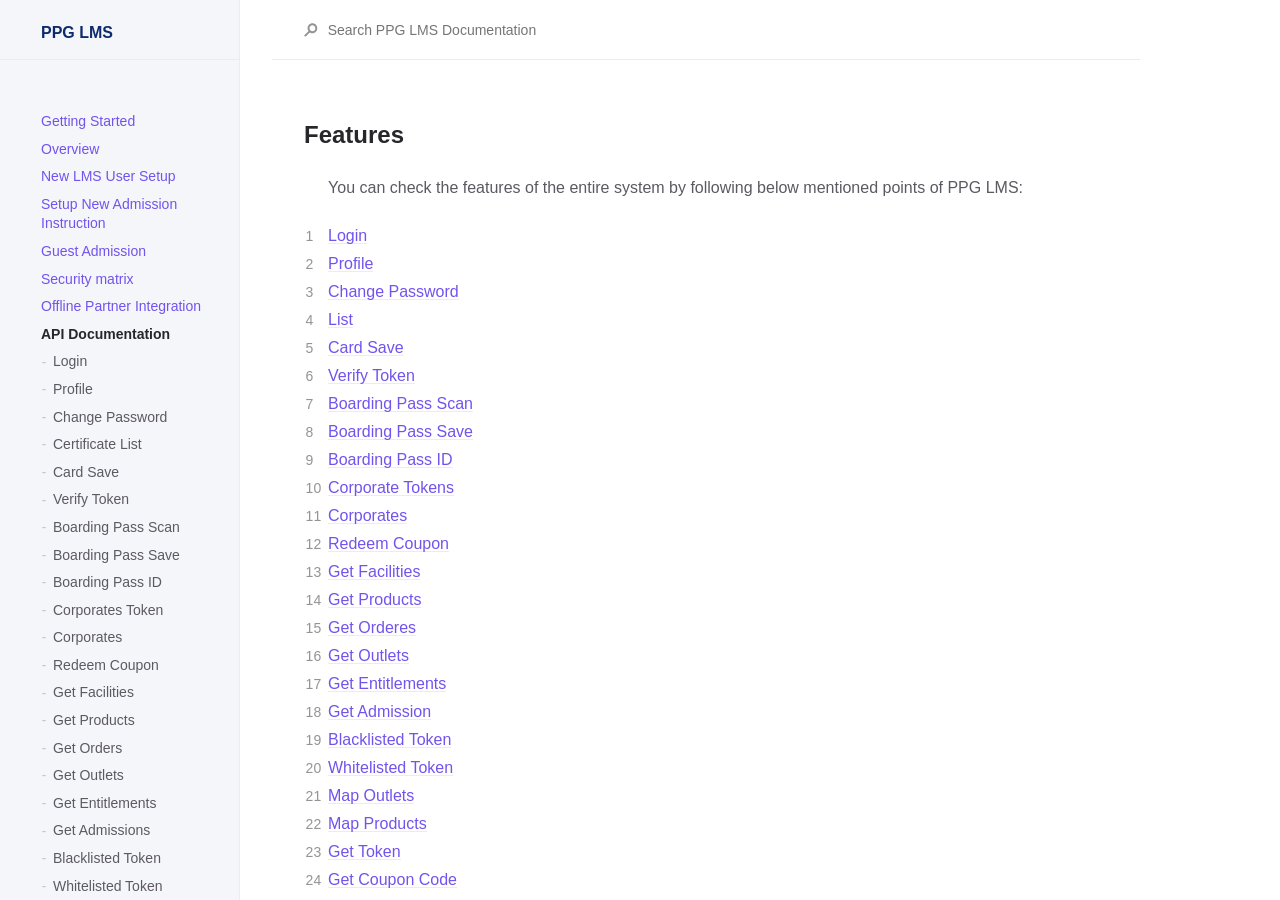
<file: assets/help/docs/API Documentation/index.html>
<!DOCTYPE html>

<html lang="en-US">
<head>
  <meta charset="UTF-8" />
  <meta http-equiv="X-UA-Compatible" content="IE=Edge" />

  <title>API Documentation - PPG LMS Documentation</title>
  
  <link
    href="https://stackpath.bootstrapcdn.com/bootstrap/4.3.1/css/bootstrap.min.css"
    rel="stylesheet"
    integrity="sha384-ggOyR0iXCbMQv3Xipma34MD+dH/1fQ784/j6cY/iJTQUOhcWr7x9JvoRxT2MZw1T"
    crossorigin="anonymous"
  />
  <link
    rel="stylesheet"
    type="text/css"
    href="https://stackpath.bootstrapcdn.com/font-awesome/4.7.0/css/font-awesome.min.css"
  />
  <link
    rel="stylesheet"
    href="../../assets/css/just-the-docs.css"
  />
  <!--Different Browser icon for All Devices -->
  <link
    href="../../assets/images/fav_icon.ico"
    rel="icon"
    type="image/x-icon"
  />
  <!--IE Browser icon for All Devices -->
  <link
    href="../../assets/images/fav_icon.ico"
    rel="shortcut icon"
    type="image/x-icon"
  />
  <!--Icon for Devices -->
  <link
    href="../../assets/images/fav_icon.ico"
    rel="apple-touch-icon"
  />
  <!--Icon for Devices -->
  <link
    href="../../assets/images/fav_icon.ico"
    rel="apple-touch-icon-precomposed"
  />

  <script
    type="text/javascript"
    src="https://cdnjs.cloudflare.com/ajax/libs/jquery/2.1.3/jquery.min.js"
  ></script>
  <script
    src="https://stackpath.bootstrapcdn.com/bootstrap/4.3.1/js/bootstrap.min.js"
    integrity="sha384-JjSmVgyd0p3pXB1rRibZUAYoIIy6OrQ6VrjIEaFf/nJGzIxFDsf4x0xIM+B07jRM"
    crossorigin="anonymous"
  ></script>
  
  <script
    type="text/javascript"
    src="../../assets/js/vendor/lunr.min.js"
  ></script>
  

  <script
    type="text/javascript"
    src="../../assets/js/just-the-docs.js"
  ></script>

  <meta name="viewport" content="width=device-width, initial-scale=1" />
</head>

<body>
  <div class="page-wrap">
    <div class="side-bar">
      <div class="site-header">
        <a href="../.." class="site-title lh-tight">PPG LMS</a>
        <button class="menu-button fs-3 js-main-nav-trigger" data-text-toggle="Hide" type="button">Menu</button>
      </div>

      <div class="navigation main-nav js-main-nav">
        <nav role="navigation" aria-label="Main navigation">
  <ul class="navigation-list"><li
      class="navigation-list-item"
    ><a
        href="../../index.html"
        class="navigation-list-link"
        >Getting Started</a
      ></li><li
      class="navigation-list-item"
    ><a
        href="../../docs/overview/index.html"
        class="navigation-list-link"
        >Overview</a
      ></li><li
      class="navigation-list-item"
    ><a
        href="../../docs/newLmsUserSetup/index.html"
        class="navigation-list-link"
        >New LMS User Setup</a
      ></li><li
      class="navigation-list-item"
    ><a
        href="../../docs/setUpNewAdmissionToken/index.html"
        class="navigation-list-link"
        >Setup New Admission Instruction</a
      ></li><li
      class="navigation-list-item"
    ><a
        href="../../docs/guestAdmission/index.html"
        class="navigation-list-link"
        >Guest Admission</a
      ></li><li
      class="navigation-list-item"
    ><a
        href="../../docs/securityMatrix/index.html"
        class="navigation-list-link"
        >Security matrix</a
      ></li><li
      class="navigation-list-item"
    ><a
        href="../../docs/offlineParthnerIntergration/index.html"
        class="navigation-list-link"
        >Offline Partner Integration</a
      ></li><li
      class="navigation-list-item active"
    ><a
        href="../../docs/API%20Documentation/index.html"
        class="navigation-list-link active"
        >API Documentation</a
      ><ul class="navigation-list-child-list"><li
          class="navigation-list-item "
        ><a
            href="../../docs/login/index.html"
            class="navigation-list-link"
            >Login</a
          ></li><li
          class="navigation-list-item "
        ><a
            href="../../docs/profile/index.html"
            class="navigation-list-link"
            >Profile</a
          ></li><li
          class="navigation-list-item "
        ><a
            href="../../docs/changePassword/index.html"
            class="navigation-list-link"
            >Change Password</a
          ></li><li
          class="navigation-list-item "
        ><a
            href="../../docs/certificateList/index.html"
            class="navigation-list-link"
            >Certificate List</a
          ></li><li
          class="navigation-list-item "
        ><a
            href="../../docs/cardSave/index.html"
            class="navigation-list-link"
            >Card Save</a
          ></li><li
          class="navigation-list-item "
        ><a
            href="../../docs/verifyToken/index.html"
            class="navigation-list-link"
            >Verify Token</a
          ></li><li
          class="navigation-list-item "
        ><a
            href="../../docs/boardingPassScan/index.html"
            class="navigation-list-link"
            >Boarding Pass Scan</a
          ></li><li
          class="navigation-list-item "
        ><a
            href="../../docs/boardingPassSave/index.html"
            class="navigation-list-link"
            >Boarding Pass Save</a
          ></li><li
          class="navigation-list-item "
        ><a
            href="../../docs/boardingPassId/index.html"
            class="navigation-list-link"
            >Boarding Pass ID</a
          ></li><li
          class="navigation-list-item "
        ><a
            href="../../docs/corporateTokens/index.html"
            class="navigation-list-link"
            >Corporates Token</a
          ></li><li
          class="navigation-list-item "
        ><a
            href="../../docs/corporates/index.html"
            class="navigation-list-link"
            >Corporates</a
          ></li><li
          class="navigation-list-item "
        ><a
            href="../../docs/redeemCoupon/index.html"
            class="navigation-list-link"
            >Redeem Coupon</a
          ></li><li
          class="navigation-list-item "
        ><a
            href="../../docs/getFacilities/index.html"
            class="navigation-list-link"
            >Get Facilities</a
          ></li><li
          class="navigation-list-item "
        ><a
            href="../../docs/getProducts/index.html"
            class="navigation-list-link"
            >Get Products</a
          ></li><li
          class="navigation-list-item "
        ><a
            href="../../docs/getOrders/index.html"
            class="navigation-list-link"
            >Get Orders</a
          ></li><li
          class="navigation-list-item "
        ><a
            href="../../docs/getOutlets/index.html"
            class="navigation-list-link"
            >Get Outlets</a
          ></li><li
          class="navigation-list-item "
        ><a
            href="../../docs/getEntitlements/index.html"
            class="navigation-list-link"
            >Get Entitlements</a
          ></li><li
          class="navigation-list-item "
        ><a
            href="../../docs/getadmissions/index.html"
            class="navigation-list-link"
            >Get Admissions</a
          ></li><li
          class="navigation-list-item "
        ><a
            href="../../docs/blackListedToken/index.html"
            class="navigation-list-link"
            >Blacklisted Token</a
          ></li><li
          class="navigation-list-item "
        ><a
            href="../../docs/whitelistedToken/index.html"
            class="navigation-list-link"
            >Whitelisted Token</a
          ></li><li
          class="navigation-list-item "
        ><a
            href="../../docs/mapOutlets/index.html"
            class="navigation-list-link"
            >Map Outlets</a
          ></li><li
          class="navigation-list-item "
        ><a
            href="../../docs/mapProducts/index.html"
            class="navigation-list-link"
            >Map Products</a
          ></li><li
          class="navigation-list-item "
        ><a
            href="../../docs/getToken/index.html"
            class="navigation-list-link"
            >Get Token</a
          ></li><li
          class="navigation-list-item "
        ><a
            href="../../docs/getCouponCode/index.html"
            class="navigation-list-link"
            >Coupon Code</a
          ></li><li
          class="navigation-list-item "
        ><a
            href="../../docs/getCouponDetails/index.html"
            class="navigation-list-link"
            >Coupon Details</a
          ></li><li
          class="navigation-list-item "
        ><a
            href="../../docs/cancelCoupon/index.html"
            class="navigation-list-link"
            >Cancel Coupon</a
          ></li><li
          class="navigation-list-item "
        ><a
            href="../../docs/redeemToken/index.html"
            class="navigation-list-link"
            >Redeem Token</a
          ></li><li
          class="navigation-list-item "
        ><a
            href="../../docs/updateCoupon/index.html"
            class="navigation-list-link"
            >Update Coupon</a
          ></li></ul></li><li
      class="navigation-list-item"
    ><a
    href="../../docs/features/index.html"
    class="navigation-list-link"
    >Features</a
  ><ul class="navigation-list-child-list"><li
      class="navigation-list-item "
    ><a
        href="../../docs/dashboard/index.html"
        class="navigation-list-link"
        >Dashboard</a
      ></li><li
      class="navigation-list-item "
    ><a
        href="../../docs/admissions/index.html"
        class="navigation-list-link"
        >Admissions</a
      ></li><li
      class="navigation-list-item "
    ><a
        href="../../docs/orders/index.html"
        class="navigation-list-link"
        >Orders</a
      ></li><li
      class="navigation-list-item "
    ><a
        href="../../docs/GenerateCoupons/index.html"
        class="navigation-list-link"
        >Generate Coupons</a
      ></li><li
      class="navigation-list-item "
    ><a
        href="../../docs/partnerResponse/index.html"
        class="navigation-list-link"
        >Partner Responses</a
      ></li><li
      class="navigation-list-item "
    ><a
        href="../../docs/fileImportExport/index.html"
        class="navigation-list-link"
        >File Import/Export</a
      ></li><li
      class="navigation-list-item "
    ><a
        href="../../docs/partner/index.html"
        class="navigation-list-link"
        >Partner</a
      ></li><li
      class="navigation-list-item "
    ><a
        href="../../docs/outlet/index.html"
        class="navigation-list-link"
        >Outlet</a
      ></li><li
      class="navigation-list-item "
    ><a
        href="../../docs/product/index.html"
        class="navigation-list-link"
        >Product</a
      ></li><li
      class="navigation-list-item "
    ><a
        href="../../docs/admissionToken/index.html"
        class="navigation-list-link"
        >Admission Token</a
      ></li><li
      class="navigation-list-item "
    ><a
        href="../../docs/partnerContract/index.html"
        class="navigation-list-link"
        >Partner Contract</a
      ></li><li
      class="navigation-list-item "
    ><a
        href="../../docs/airport/index.html"
        class="navigation-list-link"
        >Port/Station</a
      ></li><li
      class="navigation-list-item "
    ><a
        href="../../docs/users/index.html"
        class="navigation-list-link"
        >Users</a
      ></li><li
      class="navigation-list-item "
    ><a
        href="../../docs/members/index.html"
        class="navigation-list-link"
        >Members</a
      ></li><li
      class="navigation-list-item "
    ><a
        href="../../docs/devices/index.html"
        class="navigation-list-link"
        >Devices</a
      ></li><li
      class="navigation-list-item "
    ><a
        href="../../docs/vendor/index.html"
        class="navigation-list-link"
        >Vendor</a
      ></li><li
      class="navigation-list-item "
    ><a
        href="../../docs/tax/index.html"
        class="navigation-list-link"
        >Tax</a
      ></li><li
      class="navigation-list-item "
    ><a
        href="../../docs/country/index.html"
        class="navigation-list-link"
        >Country</a
      ></li><li
      class="navigation-list-item "
    ><a
        href="../../docs/pincode/index.html"
        class="navigation-list-link"
        >Pincode</a
      ></li><li
      class="navigation-list-item "
    ><a
        href="../../docs/receiptTemplate/index.html"
        class="navigation-list-link"
        >Recipt Template</a
      ></li><li
      class="navigation-list-item "
    ><a
        href="../../docs/token/index.html"
        class="navigation-list-link"
        >Token</a
      ></li><li
      class="navigation-list-item "
    ><a
        href="../../docs/module/index.html"
        class="navigation-list-link"
        >Module</a
      ></li><li
      class="navigation-list-item "
    ><a
        href="../../docs/action/index.html"
        class="navigation-list-link"
        >Action</a
      ></li><li
      class="navigation-list-item "
    ><a
        href="../../docs/role/index.html"
        class="navigation-list-link"
        >Role</a
      ></li><li
      class="navigation-list-item "
    ><a
        href="../../docs/globalSettings/index.html"
        class="navigation-list-link"
        >Global Settings</a
      ></li><li
      class="navigation-list-item "
    ><a
        href="../../docs/AdmissionPOS/index.html"
        class="navigation-list-link"
        >Admission POS</a
      ></li><li
      class="navigation-list-item "
    ><a
        href="../../docs/DMR/index.html"
        class="navigation-list-link"
        >DMR</a
      ></li><li
      class="navigation-list-item "
    ><a
        href="../../docs/AdmissionflowsviaSunmiDevice/index.html"
        class="navigation-list-link"
        >Admission flows via Sunmi Device</a
      ></li></ul></li><li
  class="navigation-list-item "
><a
    href="../../docs/ReleaseLogs/index.html"
    class="navigation-list-link"
    >Release Logs</a
  ><ul class="navigation-list-child-list"><li
      class="navigation-list-item "
    ><a
        href="../../docs/FirstRelease/index.html"
        class="navigation-list-link"
        >Release Notes - Build 1.1.23.01-07</a
      ></li></ul></li></ul>
</nav>

      </div>
      <!-- <footer class="site-footer">
        <p class="text-small text-grey-dk-000 mb-4">This site is created by <a href="#">C Simplify IT</a>, for Samvad.</p>
      </footer> -->
    </div>
    <div class="main-content-wrap js-main-content" tabindex="0">
      <div class="main-content">
        <div class="page-header js-page-header">
          
          <div class="search">
            <div class="search-input-wrap">
              <input type="text" class="js-search-input search-input" tabindex="0" placeholder="Search PPG LMS Documentation" aria-label="Search PPG LMS Documentation" autocomplete="off">
              <svg width="14" height="14" viewBox="0 0 28 28" xmlns="http://www.w3.org/2000/svg" class="search-icon"><title>Search</title><g fill-rule="nonzero"><path d="M17.332 20.735c-5.537 0-10-4.6-10-10.247 0-5.646 4.463-10.247 10-10.247 5.536 0 10 4.601 10 10.247s-4.464 10.247-10 10.247zm0-4c3.3 0 6-2.783 6-6.247 0-3.463-2.7-6.247-6-6.247s-6 2.784-6 6.247c0 3.464 2.7 6.247 6 6.247z"/><path d="M11.672 13.791L.192 25.271 3.02 28.1 14.5 16.62z"/></g></svg>
            </div>
            <div class="js-search-results search-results-wrap"></div>
          </div>
          
        </div>
        <div class="page">
          <div id="main-content" class="page-content" role="main">
          <h2><strong>Features</strong></h2>
<p>
  You can check the features of the entire system by following below mentioned
  points of PPG LMS:
</p>
<ol>
  <li><a href="../login/index.html">Login</a></li>
  <li><a href="../profile/index.html">Profile</a></li>
  <li><a href="../changePassword/index.html">Change Password</a></li>
  <li><a href="../certificateList/index.html">List</a></li>
  <li><a href="../cardSave/index.html">Card Save</a></li>
  <li><a href="../verifyToken/index.html">Verify Token</a></li>
  <li><a href="../boardingPassScan/index.html">Boarding Pass Scan</a></li>
  <li><a href="../boardingPassSave/index.html">Boarding Pass Save</a></li>
  <li><a href="../boardingPassId/index.html">Boarding Pass ID</a></li>
  <li><a href="../corporateTokens/index.html">Corporate Tokens</a></li>
  <li><a href="../corporates/index.html">Corporates</a></li>
  <li><a href="../redeemCoupon/index.html">Redeem Coupon</a></li>
  <li><a href="../getFacilities/index.html">Get Facilities</a></li>
  <li><a href="../getProducts/index.html">Get Products</a></li>
  <li><a href="../getOrders/index.html">Get Orderes</a></li>
  <li><a href="../getOutlets/index.html">Get Outlets</a></li>
  <li><a href="../getEntitlements/index.html">Get Entitlements</a></li>
  <li><a href="../getadmissions/index.html">Get Admission</a></li>
  <li><a href="../blackListedToken/index.html">Blacklisted Token</a></li>
  <li><a href="../whitelistedToken/index.html">Whitelisted Token</a></li>
  <li><a href="../mapOutlets/index.html">Map Outlets</a></li>
  <li><a href="../mapProducts/index.html">Map Products</a></li>
  <li><a href="../getToken/index.html">Get Token</a></li>
  <li><a href="../getCouponCode/index.html">Get Coupon Code</a></li>
  <li><a href="../getCouponDetails/index.html">Get Coupon Details</a></li>
  <li><a href="../cancelCoupon/index.html">Cancel Coupon</a></li>
  <li><a href="../redeemCoupon/index.html">Redeeem Coupon</a></li>
  <li><a href="../updateCoupon/index.html">Update Coupon</a></li>
</ol>


          </div>
      </div>
    </div>
  </div>

</body>
</html>
</file>
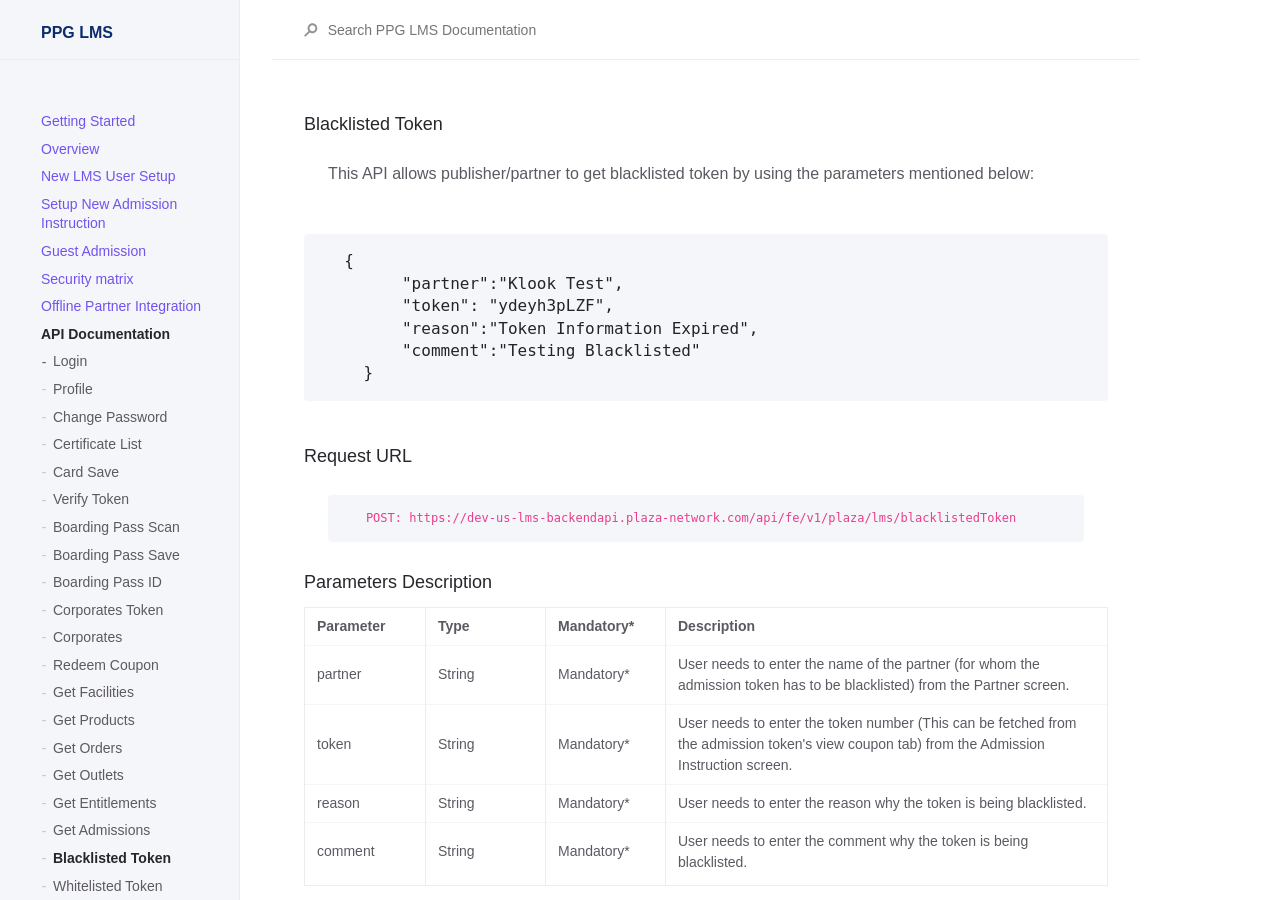
<file: assets/help/docs/blackListedToken/index.html>
<!DOCTYPE html>

<html lang="en-US">
<head>
  <meta charset="UTF-8" />
  <meta http-equiv="X-UA-Compatible" content="IE=Edge" />

  <title>Blacklisted Token - PPG LMS Documentation</title>
  
  <link
    href="https://stackpath.bootstrapcdn.com/bootstrap/4.3.1/css/bootstrap.min.css"
    rel="stylesheet"
    integrity="sha384-ggOyR0iXCbMQv3Xipma34MD+dH/1fQ784/j6cY/iJTQUOhcWr7x9JvoRxT2MZw1T"
    crossorigin="anonymous"
  />
  <link
    rel="stylesheet"
    type="text/css"
    href="https://stackpath.bootstrapcdn.com/font-awesome/4.7.0/css/font-awesome.min.css"
  />
  <link
    rel="stylesheet"
    href="../../assets/css/just-the-docs.css"
  />
  <!--Different Browser icon for All Devices -->
  <link
    href="../../assets/images/fav_icon.ico"
    rel="icon"
    type="image/x-icon"
  />
  <!--IE Browser icon for All Devices -->
  <link
    href="../../assets/images/fav_icon.ico"
    rel="shortcut icon"
    type="image/x-icon"
  />
  <!--Icon for Devices -->
  <link
    href="../../assets/images/fav_icon.ico"
    rel="apple-touch-icon"
  />
  <!--Icon for Devices -->
  <link
    href="../../assets/images/fav_icon.ico"
    rel="apple-touch-icon-precomposed"
  />

  <script
    type="text/javascript"
    src="https://cdnjs.cloudflare.com/ajax/libs/jquery/2.1.3/jquery.min.js"
  ></script>
  <script
    src="https://stackpath.bootstrapcdn.com/bootstrap/4.3.1/js/bootstrap.min.js"
    integrity="sha384-JjSmVgyd0p3pXB1rRibZUAYoIIy6OrQ6VrjIEaFf/nJGzIxFDsf4x0xIM+B07jRM"
    crossorigin="anonymous"
  ></script>
  
  <script
    type="text/javascript"
    src="../../assets/js/vendor/lunr.min.js"
  ></script>
  

  <script
    type="text/javascript"
    src="../../assets/js/just-the-docs.js"
  ></script>

  <meta name="viewport" content="width=device-width, initial-scale=1" />
</head>

<body>
  <div class="page-wrap">
    <div class="side-bar">
      <div class="site-header">
        <a href="../.." class="site-title lh-tight">PPG LMS</a>
        <button class="menu-button fs-3 js-main-nav-trigger" data-text-toggle="Hide" type="button">Menu</button>
      </div>

      <div class="navigation main-nav js-main-nav">
        <nav role="navigation" aria-label="Main navigation">
          <ul class="navigation-list"><li
              class="navigation-list-item"
            ><a
                href="../../index.html"
                class="navigation-list-link"
                >Getting Started</a
              ></li><li
              class="navigation-list-item"
            ><a
                href="../../docs/overview/index.html"
                class="navigation-list-link"
                >Overview</a
              ></li><li
              class="navigation-list-item"
            ><a
                href="../../docs/newLmsUserSetup/index.html"
                class="navigation-list-link"
                >New LMS User Setup</a
              ></li><li
              class="navigation-list-item"
            ><a
                href="../../docs/setUpNewAdmissionToken/index.html"
                class="navigation-list-link"
                >Setup New Admission Instruction</a
              ></li><li
              class="navigation-list-item"
            ><a
                href="../../docs/guestAdmission/index.html"
                class="navigation-list-link"
                >Guest Admission</a
              ></li><li
              class="navigation-list-item"
            ><a
                href="../../docs/securityMatrix/index.html"
                class="navigation-list-link"
                >Security matrix</a
              ></li><li
              class="navigation-list-item"
            ><a
                href="../../docs/offlineParthnerIntergration/index.html"
                class="navigation-list-link"
                >Offline Partner Integration</a
              ></li><li
              class="navigation-list-item active"
            ><a
                href="../../docs/API%20Documentation/index.html"
                class="navigation-list-link active"
                >API Documentation</a
              ><ul class="navigation-list-child-list"><li
                  class="navigation-list-item active "
                ><a
                    href="../../docs/login/index.html"
                    class="navigation-list-link "
                    >Login</a
                  ></li><li
                  class="navigation-list-item "
                ><a
                    href="../../docs/profile/index.html"
                    class="navigation-list-link "
                    >Profile</a
                  ></li><li
                  class="navigation-list-item "
                ><a
                    href="../../docs/changePassword/index.html"
                    class="navigation-list-link"
                    >Change Password</a
                  ></li><li
                  class="navigation-list-item "
                ><a
                    href="../../docs/certificateList/index.html"
                    class="navigation-list-link"
                    >Certificate List</a
                  ></li><li
                  class="navigation-list-item "
                ><a
                    href="../../docs/cardSave/index.html"
                    class="navigation-list-link"
                    >Card Save</a
                  ></li><li
                  class="navigation-list-item "
                ><a
                    href="../../docs/verifyToken/index.html"
                    class="navigation-list-link"
                    >Verify Token</a
                  ></li><li
                  class="navigation-list-item "
                ><a
                    href="../../docs/boardingPassScan/index.html"
                    class="navigation-list-link"
                    >Boarding Pass Scan</a
                  ></li><li
                  class="navigation-list-item "
                ><a
                    href="../../docs/boardingPassSave/index.html"
                    class="navigation-list-link"
                    >Boarding Pass Save</a
                  ></li><li
                  class="navigation-list-item "
                ><a
                    href="../../docs/boardingPassId/index.html"
                    class="navigation-list-link"
                    >Boarding Pass ID</a
                  ></li><li
                  class="navigation-list-item "
                ><a
                    href="../../docs/corporateTokens/index.html"
                    class="navigation-list-link"
                    >Corporates Token</a
                  ></li><li
                  class="navigation-list-item "
                ><a
                    href="../../docs/corporates/index.html"
                    class="navigation-list-link"
                    >Corporates</a
                  ></li><li
                  class="navigation-list-item "
                ><a
                    href="../../docs/redeemCoupon/index.html"
                    class="navigation-list-link"
                    >Redeem Coupon</a
                  ></li><li
                  class="navigation-list-item "
                ><a
                    href="../../docs/getFacilities/index.html"
                    class="navigation-list-link"
                    >Get Facilities</a
                  ></li><li
                  class="navigation-list-item "
                ><a
                    href="../../docs/getProducts/index.html"
                    class="navigation-list-link"
                    >Get Products</a
                  ></li><li
                  class="navigation-list-item "
                ><a
                    href="../../docs/getOrders/index.html"
                    class="navigation-list-link"
                    >Get Orders</a
                  ></li><li
                  class="navigation-list-item "
                ><a
                    href="../../docs/getOutlets/index.html"
                    class="navigation-list-link"
                    >Get Outlets</a
                  ></li><li
                  class="navigation-list-item "
                ><a
                    href="../../docs/getEntitlements/index.html"
                    class="navigation-list-link"
                    >Get Entitlements</a
                  ></li><li
                  class="navigation-list-item "
                ><a
                    href="../../docs/getadmissions/index.html"
                    class="navigation-list-link"
                    >Get Admissions</a
                  ></li><li
                  class="navigation-list-item "
                ><a
                    href="../../docs/blackListedToken/index.html"
                    class="navigation-list-link active"
                    >Blacklisted Token</a
                  ></li><li
                  class="navigation-list-item "
                ><a
                    href="../../docs/whitelistedToken/index.html"
                    class="navigation-list-link"
                    >Whitelisted Token</a
                  ></li><li
                  class="navigation-list-item "
                ><a
                    href="../../docs/mapOutlets/index.html"
                    class="navigation-list-link"
                    >Map Outlets</a
                  ></li><li
                  class="navigation-list-item "
                ><a
                    href="../../docs/mapProducts/index.html"
                    class="navigation-list-link"
                    >Map Products</a
                  ></li><li
                  class="navigation-list-item "
                ><a
                    href="../../docs/getToken/index.html"
                    class="navigation-list-link"
                    >Get Token</a
                  ></li><li
                  class="navigation-list-item "
                ><a
                    href="../../docs/getCouponCode/index.html"
                    class="navigation-list-link"
                    >Coupon Code</a
                  ></li><li
                  class="navigation-list-item "
                ><a
                    href="../../docs/getCouponDetails/index.html"
                    class="navigation-list-link"
                    >Coupon Details</a
                  ></li><li
                  class="navigation-list-item "
                ><a
                    href="../../docs/cancelCoupon/index.html"
                    class="navigation-list-link"
                    >Cancel Coupon</a
                  ></li><li
                  class="navigation-list-item "
                ><a
                    href="../../docs/redeemToken/index.html"
                    class="navigation-list-link"
                    >Redeem Token</a
                  ></li><li
                  class="navigation-list-item "
                ><a
                    href="../../docs/updateCoupon/index.html"
                    class="navigation-list-link"
                    >Update Coupon</a
                  ></li></ul></li><li
              class="navigation-list-item"
            ><a
            href="../../docs/features/index.html"
            class="navigation-list-link"
            >Features</a
          ><ul class="navigation-list-child-list"><li
              class="navigation-list-item "
            ><a
                href="../../docs/dashboard/index.html"
                class="navigation-list-link"
                >Dashboard</a
              ></li><li
              class="navigation-list-item "
            ><a
                href="../../docs/admissions/index.html"
                class="navigation-list-link"
                >Admissions</a
              ></li><li
              class="navigation-list-item "
            ><a
                href="../../docs/orders/index.html"
                class="navigation-list-link"
                >Orders</a
              ></li><li
              class="navigation-list-item "
            ><a
                href="../../docs/GenerateCoupons/index.html"
                class="navigation-list-link"
                >Generate Coupons</a
              ></li><li
              class="navigation-list-item "
            ><a
                href="../../docs/partnerResponse/index.html"
                class="navigation-list-link"
                >Partner Responses</a
              ></li><li
              class="navigation-list-item "
            ><a
                href="../../docs/fileImportExport/index.html"
                class="navigation-list-link"
                >File Import/Export</a
              ></li><li
              class="navigation-list-item "
            ><a
                href="../../docs/partner/index.html"
                class="navigation-list-link"
                >Partner</a
              ></li><li
              class="navigation-list-item "
            ><a
                href="../../docs/outlet/index.html"
                class="navigation-list-link"
                >Outlet</a
              ></li><li
              class="navigation-list-item "
            ><a
                href="../../docs/product/index.html"
                class="navigation-list-link"
                >Product</a
              ></li><li
              class="navigation-list-item "
            ><a
                href="../../docs/admissionToken/index.html"
                class="navigation-list-link"
                >Admission Token</a
              ></li><li
              class="navigation-list-item "
            ><a
                href="../../docs/partnerContract/index.html"
                class="navigation-list-link"
                >Partner Contract</a
              ></li><li
              class="navigation-list-item "
            ><a
                href="../../docs/airport/index.html"
                class="navigation-list-link"
                >Port/Station</a
              ></li><li
              class="navigation-list-item "
            ><a
                href="../../docs/users/index.html"
                class="navigation-list-link"
                >Users</a
              ></li><li
              class="navigation-list-item "
            ><a
                href="../../docs/members/index.html"
                class="navigation-list-link"
                >Members</a
              ></li><li
              class="navigation-list-item "
            ><a
                href="../../docs/devices/index.html"
                class="navigation-list-link"
                >Devices</a
              ></li><li
              class="navigation-list-item "
            ><a
                href="../../docs/vendor/index.html"
                class="navigation-list-link"
                >Vendor</a
              ></li><li
              class="navigation-list-item "
            ><a
                href="../../docs/tax/index.html"
                class="navigation-list-link"
                >Tax</a
              ></li><li
              class="navigation-list-item "
            ><a
                href="../../docs/country/index.html"
                class="navigation-list-link"
                >Country</a
              ></li><li
              class="navigation-list-item "
            ><a
                href="../../docs/pincode/index.html"
                class="navigation-list-link"
                >Pincode</a
              ></li><li
              class="navigation-list-item "
            ><a
                href="../../docs/receiptTemplate/index.html"
                class="navigation-list-link"
                >Recipt Template</a
              ></li><li
              class="navigation-list-item "
            ><a
                href="../../docs/token/index.html"
                class="navigation-list-link"
                >Token</a
              ></li><li
              class="navigation-list-item "
            ><a
                href="../../docs/module/index.html"
                class="navigation-list-link"
                >Module</a
              ></li><li
              class="navigation-list-item "
            ><a
                href="../../docs/action/index.html"
                class="navigation-list-link"
                >Action</a
              ></li><li
              class="navigation-list-item "
            ><a
                href="../../docs/role/index.html"
                class="navigation-list-link"
                >Role</a
              ></li><li
              class="navigation-list-item "
            ><a
                href="../../docs/globalSettings/index.html"
                class="navigation-list-link"
                >Global Settings</a
              ></li><li
              class="navigation-list-item "
            ><a
                href="../../docs/AdmissionPOS/index.html"
                class="navigation-list-link"
                >Admission POS</a
              ></li><li
              class="navigation-list-item "
            ><a
                href="../../docs/DMR/index.html"
                class="navigation-list-link"
                >DMR</a
              ></li><li
              class="navigation-list-item "
            ><a
                href="../../docs/AdmissionflowsviaSunmiDevice/index.html"
                class="navigation-list-link"
                >Admission flows via Sunmi Device</a
              ></li></ul></li><li
          class="navigation-list-item "
        ><a
            href="../../docs/ReleaseLogs/index.html"
            class="navigation-list-link"
            >Release Logs</a
          ><ul class="navigation-list-child-list"><li
              class="navigation-list-item "
            ><a
                href="../../docs/FirstRelease/index.html"
                class="navigation-list-link"
                >Release Notes - Build 1.1.23.01-07</a
              ></li></ul></li></ul>
        </nav>

      </div>
      <!-- <footer class="site-footer">
        <p class="text-small text-grey-dk-000 mb-4">This site is created by <a href="#">C Simplify IT</a>, for Samvad.</p>
      </footer> -->
    </div>
    <div class="main-content-wrap js-main-content" tabindex="0">
      <div class="main-content">
        <div class="page-header js-page-header">
          
          <div class="search">
            <div class="search-input-wrap">
              <input type="text" class="js-search-input search-input" tabindex="0" placeholder="Search PPG LMS Documentation" aria-label="Search PPG LMS Documentation" autocomplete="off">
              <svg width="14" height="14" viewBox="0 0 28 28" xmlns="http://www.w3.org/2000/svg" class="search-icon"><title>Search</title><g fill-rule="nonzero"><path d="M17.332 20.735c-5.537 0-10-4.6-10-10.247 0-5.646 4.463-10.247 10-10.247 5.536 0 10 4.601 10 10.247s-4.464 10.247-10 10.247zm0-4c3.3 0 6-2.783 6-6.247 0-3.463-2.7-6.247-6-6.247s-6 2.784-6 6.247c0 3.464 2.7 6.247 6 6.247z"/><path d="M11.672 13.791L.192 25.271 3.02 28.1 14.5 16.62z"/></g></svg>
            </div>
            <div class="js-search-results search-results-wrap"></div>
          </div>
          
        </div>
        <div class="page">
          <div id="main-content" class="page-content" role="main">
          <h3 id="create-sku">Blacklisted Token</h3>

<p>
  This API allows publisher/partner to get blacklisted token by using the
  parameters mentioned below:
</p>

<pre>
  <code
    >{
      "partner":"Klook Test",
      "token": "ydeyh3pLZF",
      "reason":"Token Information Expired",
      "comment":"Testing Blacklisted"
  }</code
  >
</pre>

<h3 id="request-url">Request URL</h3>

<p>
  <code
    >POST:
    https://dev-us-lms-backendapi.plaza-network.com/api/fe/v1/plaza/lms/blacklistedToken</code
  >
</p>

<h3 id="parameters-description">Parameters Description</h3>

<table>
  <tr>
    <th>Parameter</th>
    <th>Type</th>
    <th>Mandatory*</th>
    <th>Description</th>
  </tr>
  <tr>
    <td>partner</td>
    <td>String</td>
    <td>Mandatory*</td>
    <td>
      User needs to enter the name of the partner (for whom the admission token
      has to be blacklisted) from the Partner screen.
    </td>
  </tr>
  <tr>
    <td>token</td>
    <td>String</td>
    <td>Mandatory*</td>
    <td>
      User needs to enter the token number (This can be fetched from the
      admission token's view coupon tab) from the Admission Instruction screen.
    </td>
  </tr>
  <tr>
    <td>reason</td>
    <td>String</td>
    <td>Mandatory*</td>
    <td>User needs to enter the reason why the token is being blacklisted.</td>
  </tr>
  <tr>
    <td>comment</td>
    <td>String</td>
    <td>Mandatory*</td>
    <td>User needs to enter the comment why the token is being blacklisted.</td>
  </tr>
</table>

<h3 id="responses">Responses</h3>

<p><b>Success:</b></p>

<pre>
  <code
    >{ "status": 0,
    "tag": " /v1/api/plaza/lms/blacklistedToken",
    "input": {
        "partner": "Klook Test",
        "token": "ydeyh3pLZF",
        "reason": "Token Information Expired",
        "comment": "Testing Blaclisted"
    },
    "result": {
        "status": 1,
        "tag": "/api/master/token/es/token/blacklist",
        "input": {
            "id": "pG6QvYQBP0qb_pbdOa--",
            "type": "blacklist",
            "reason": "Token Information Expired",
            "comment": "Testing Blaclisted",
            "access_module": "TOKEN",
            "access_action": "TYPE_CHANGE",
            "api": "/api/master/token/es/token/blacklist"
        },
        "description": "Successfully Blacklisted token"
    },
    "description": {
        "status": 1,
        "tag": "/api/master/token/es/token/blacklist",
        "input": {
            "id": "pG6QvYQBP0qb_pbdOa--",
            "type": "blacklist",
            "reason": "Token Information Expired",
            "comment": "Testing Blaclisted",
            "access_module": "TOKEN",
            "access_action": "TYPE_CHANGE",
            "api": "/api/master/token/es/token/blacklist"
        },
        "description": "Successfully Blacklisted token"
 }
  </code>
</pre>

<!-- <p><b>Error:</b></p>

<p><code>Status: Token Invalid</code></p>

<p>
  <code></code>
</p> -->


          </div>
      </div>
    </div>
  </div>

</body>
</html>
</file>
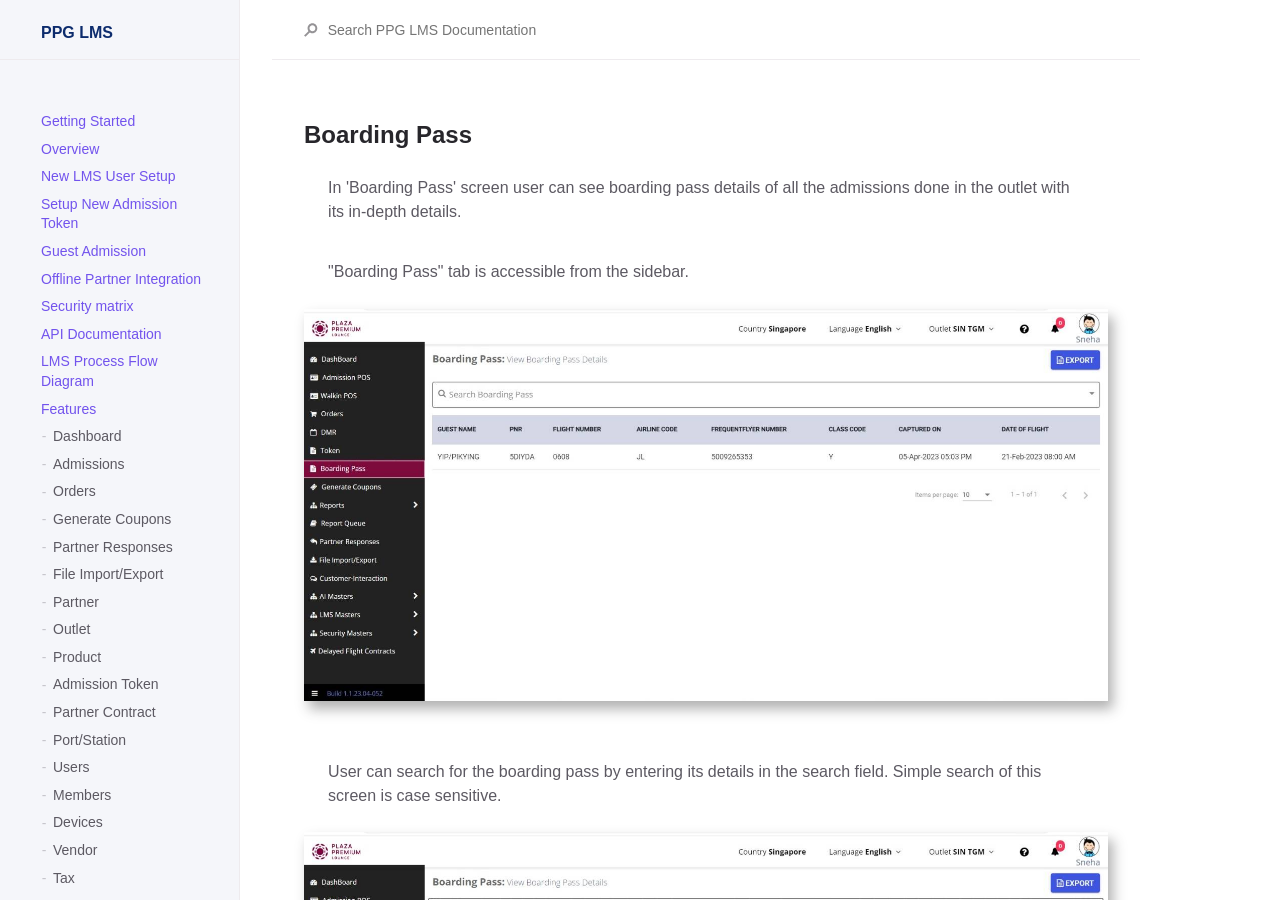
<file: assets/help/docs/BoardingPass/index.html>
<!DOCTYPE html>

<html lang="en-US">
<head>
  <meta charset="UTF-8" />
  <meta http-equiv="X-UA-Compatible" content="IE=Edge" />

  <title>Boarding Pass - PPG LMS Documentation</title>
  
  <link
    href="https://stackpath.bootstrapcdn.com/bootstrap/4.3.1/css/bootstrap.min.css"
    rel="stylesheet"
    integrity="sha384-ggOyR0iXCbMQv3Xipma34MD+dH/1fQ784/j6cY/iJTQUOhcWr7x9JvoRxT2MZw1T"
    crossorigin="anonymous"
  />
  <link
    rel="stylesheet"
    type="text/css"
    href="https://stackpath.bootstrapcdn.com/font-awesome/4.7.0/css/font-awesome.min.css"
  />
  <link
    rel="stylesheet"
    href="../../assets/css/just-the-docs.css"
  />
  <!--Different Browser icon for All Devices -->
  <link
    href="../../assets/images/fav_icon.ico"
    rel="icon"
    type="image/x-icon"
  />
  <!--IE Browser icon for All Devices -->
  <link
    href="../../assets/images/fav_icon.ico"
    rel="shortcut icon"
    type="image/x-icon"
  />
  <!--Icon for Devices -->
  <link
    href="../../assets/images/fav_icon.ico"
    rel="apple-touch-icon"
  />
  <!--Icon for Devices -->
  <link
    href="../../assets/images/fav_icon.ico"
    rel="apple-touch-icon-precomposed"
  />

  <script
    type="text/javascript"
    src="https://cdnjs.cloudflare.com/ajax/libs/jquery/2.1.3/jquery.min.js"
  ></script>
  <script
    src="https://stackpath.bootstrapcdn.com/bootstrap/4.3.1/js/bootstrap.min.js"
    integrity="sha384-JjSmVgyd0p3pXB1rRibZUAYoIIy6OrQ6VrjIEaFf/nJGzIxFDsf4x0xIM+B07jRM"
    crossorigin="anonymous"
  ></script>
  
  <script
    type="text/javascript"
    src="../../assets/js/vendor/lunr.min.js"
  ></script>
  

  <script
    type="text/javascript"
    src="../../assets/js/just-the-docs.js"
  ></script>

  <meta name="viewport" content="width=device-width, initial-scale=1" />
</head>

<body>
  <div class="page-wrap">
    <div class="side-bar">
      <div class="site-header">
        <a href="../.." class="site-title lh-tight">PPG LMS</a>
        <button class="menu-button fs-3 js-main-nav-trigger" data-text-toggle="Hide" type="button">Menu</button>
      </div>

      <div class="navigation main-nav js-main-nav">
        <nav role="navigation" aria-label="Main navigation">
  <ul class="navigation-list"><li
      class="navigation-list-item"
    ><a
        href="../../index.html"
        class="navigation-list-link"
        >Getting Started</a
      ></li><li
      class="navigation-list-item"
    ><a
        href="../../docs/overview/index.html"
        class="navigation-list-link"
        >Overview</a
      ></li><li
      class="navigation-list-item"
    ><a
        href="../../docs/newLmsUserSetup/index.html"
        class="navigation-list-link"
        >New LMS User Setup</a
      ></li><li
      class="navigation-list-item"
    ><a
        href="../../docs/setUpNewAdmissionToken/index.html"
        class="navigation-list-link"
        >Setup New Admission Token</a
      ></li><li
      class="navigation-list-item"
    ><a
        href="../../docs/guestAdmission/index.html"
        class="navigation-list-link"
        >Guest Admission</a
      ></li><li
      class="navigation-list-item"
    ><a
        href="../../docs/offlineParthnerIntergration/index.html"
        class="navigation-list-link"
        >Offline Partner Integration</a
      ></li><li
      class="navigation-list-item"
    ><a
        href="../../docs/securityMatrix/index.html"
        class="navigation-list-link"
        >Security matrix</a
      ></li><li
      class="navigation-list-item"
    ><a
        href="../../docs/API%20Documentation/index.html"
        class="navigation-list-link"
        >API Documentation</a
      ><ul class="navigation-list-child-list"><li
          class="navigation-list-item "
        ><a
            href="../../docs/login/index.html"
            class="navigation-list-link"
            >Login</a
          ></li><li
          class="navigation-list-item "
        ><a
            href="../../docs/profile/index.html"
            class="navigation-list-link"
            >Profile</a
          ></li><li
          class="navigation-list-item "
        ><a
            href="../../docs/changePassword/index.html"
            class="navigation-list-link"
            >Change Password</a
          ></li><li
          class="navigation-list-item "
        ><a
            href="../../docs/certificateList/index.html"
            class="navigation-list-link"
            >Certificate List</a
          ></li><li
          class="navigation-list-item "
        ><a
            href="../../docs/cardSave/index.html"
            class="navigation-list-link"
            >Card Save</a
          ></li><li
          class="navigation-list-item "
        ><a
            href="../../docs/verifyToken/index.html"
            class="navigation-list-link"
            >Verify Token</a
          ></li><li
          class="navigation-list-item "
        ><a
            href="../../docs/boardingPassScan/index.html"
            class="navigation-list-link"
            >Boarding Pass Scan</a
          ></li><li
          class="navigation-list-item "
        ><a
            href="../../docs/boardingPassSave/index.html"
            class="navigation-list-link"
            >Boarding Pass Save</a
          ></li><li
          class="navigation-list-item "
        ><a
            href="../../docs/boardingPassId/index.html"
            class="navigation-list-link"
            >Boarding Pass ID</a
          ></li><li
          class="navigation-list-item "
        ><a
            href="../../docs/corporateTokens/index.html"
            class="navigation-list-link"
            >Corporates Token</a
          ></li><li
          class="navigation-list-item "
        ><a
            href="../../docs/corporates/index.html"
            class="navigation-list-link"
            >Corporates</a
          ></li><li
          class="navigation-list-item "
        ><a
            href="../../docs/redeemCoupon/index.html"
            class="navigation-list-link"
            >Redeem Coupon</a
          ></li><li
          class="navigation-list-item "
        ><a
            href="../../docs/getFacilities/index.html"
            class="navigation-list-link"
            >Get Facilities</a
          ></li><li
          class="navigation-list-item "
        ><a
            href="../../docs/getProducts/index.html"
            class="navigation-list-link"
            >Get Products</a
          ></li><li
          class="navigation-list-item "
        ><a
            href="../../docs/getOrders/index.html"
            class="navigation-list-link"
            >Get Orders</a
          ></li><li
          class="navigation-list-item "
        ><a
            href="../../docs/getOutlets/index.html"
            class="navigation-list-link"
            >Get Outlets</a
          ></li><li
          class="navigation-list-item "
        ><a
            href="../../docs/getEntitlements/index.html"
            class="navigation-list-link"
            >Get Entitlements</a
          ></li><li
          class="navigation-list-item "
        ><a
            href="../../docs/getadmissions/index.html"
            class="navigation-list-link"
            >Get Admissions</a
          ></li><li
          class="navigation-list-item "
        ><a
            href="../../docs/blackListedToken/index.html"
            class="navigation-list-link"
            >Blacklisted Token</a
          ></li><li
          class="navigation-list-item "
        ><a
            href="../../docs/whitelistedToken/index.html"
            class="navigation-list-link"
            >Whitelisted Token</a
          ></li><li
          class="navigation-list-item "
        ><a
            href="../../docs/mapOutlets/index.html"
            class="navigation-list-link"
            >Map Outlets</a
          ></li><li
          class="navigation-list-item "
        ><a
            href="../../docs/mapProducts/index.html"
            class="navigation-list-link"
            >Map Products</a
          ></li><li
          class="navigation-list-item "
        ><a
            href="../../docs/getToken/index.html"
            class="navigation-list-link"
            >Get Token</a
          ></li><li
          class="navigation-list-item "
        ><a
            href="../../docs/getCouponCode/index.html"
            class="navigation-list-link"
            >Coupon Code</a
          ></li><li
          class="navigation-list-item "
        ><a
            href="../../docs/getCouponDetails/index.html"
            class="navigation-list-link"
            >Coupon Details</a
          ></li><li
          class="navigation-list-item "
        ><a
            href="../../docs/cancelCoupon/index.html"
            class="navigation-list-link"
            >Cancel Coupon</a
          ></li><li
          class="navigation-list-item "
        ><a
            href="../../docs/redeemToken/index.html"
            class="navigation-list-link"
            >Redeem Token</a
          ></li><li
          class="navigation-list-item "
        ><a
            href="../../docs/updateCoupon/index.html"
            class="navigation-list-link"
            >Update Coupon</a
          ></li></ul></li><li
      class="navigation-list-item"
    ><a
        href="../../docs/LMSprocessflowdiadram/index.html"
        class="navigation-list-link"
        >LMS Process Flow Diagram</a
      ></li><li
      class="navigation-list-item active"
    ><a
        href="../../docs/features/index.html"
        class="navigation-list-link"
        >Features</a
      ><ul class="navigation-list-child-list"><li
          class="navigation-list-item "
        ><a
            href="../../docs/dashboard/index.html"
            class="navigation-list-link"
            >Dashboard</a
          ></li><li
          class="navigation-list-item "
        ><a
            href="../../docs/admissions/index.html"
            class="navigation-list-link"
            >Admissions</a
          ></li><li
          class="navigation-list-item "
        ><a
            href="../../docs/orders/index.html"
            class="navigation-list-link"
            >Orders</a
          ></li><li
          class="navigation-list-item "
        ><a
            href="../../docs/GenerateCoupons/index.html"
            class="navigation-list-link"
            >Generate Coupons</a
          ></li><li
          class="navigation-list-item "
        ><a
            href="../../docs/partnerResponse/index.html"
            class="navigation-list-link"
            >Partner Responses</a
          ></li><li
          class="navigation-list-item "
        ><a
            href="../../docs/fileImportExport/index.html"
            class="navigation-list-link"
            >File Import/Export</a
          ></li><li
          class="navigation-list-item "
        ><a
            href="../../docs/partner/index.html"
            class="navigation-list-link"
            >Partner</a
          ></li><li
          class="navigation-list-item "
        ><a
            href="../../docs/outlet/index.html"
            class="navigation-list-link"
            >Outlet</a
          ></li><li
          class="navigation-list-item "
        ><a
            href="../../docs/product/index.html"
            class="navigation-list-link"
            >Product</a
          ></li><li
          class="navigation-list-item "
        ><a
            href="../../docs/admissionToken/index.html"
            class="navigation-list-link"
            >Admission Token</a
          ></li><li
          class="navigation-list-item "
        ><a
            href="../../docs/partnerContract/index.html"
            class="navigation-list-link"
            >Partner Contract</a
          ></li><li
          class="navigation-list-item "
        ><a
            href="../../docs/airport/index.html"
            class="navigation-list-link"
            >Port/Station</a
          ></li><li
          class="navigation-list-item "
        ><a
            href="../../docs/users/index.html"
            class="navigation-list-link"
            >Users</a
          ></li><li
          class="navigation-list-item "
        ><a
            href="../../docs/members/index.html"
            class="navigation-list-link"
            >Members</a
          ></li><li
          class="navigation-list-item "
        ><a
            href="../../docs/devices/index.html"
            class="navigation-list-link"
            >Devices</a
          ></li><li
          class="navigation-list-item "
        ><a
            href="../../docs/vendor/index.html"
            class="navigation-list-link"
            >Vendor</a
          ></li><li
          class="navigation-list-item "
        ><a
            href="../../docs/tax/index.html"
            class="navigation-list-link"
            >Tax</a
          ></li><li
          class="navigation-list-item "
        ><a
            href="../../docs/country/index.html"
            class="navigation-list-link"
            >Country</a
          ></li><li
          class="navigation-list-item "
        ><a
            href="../../docs/pincode/index.html"
            class="navigation-list-link"
            >Pincode</a
          ></li><li
          class="navigation-list-item "
        ><a
            href="../../docs/receiptTemplate/index.html"
            class="navigation-list-link"
            >Recipt Template</a
          ></li><li
          class="navigation-list-item "
        ><a
            href="../../docs/token/index.html"
            class="navigation-list-link"
            >Token</a
          ></li><li
          class="navigation-list-item "
        ><a
            href="../../docs/module/index.html"
            class="navigation-list-link"
            >Module</a
          ></li><li
          class="navigation-list-item "
        ><a
            href="../../docs/action/index.html"
            class="navigation-list-link"
            >Action</a
          ></li><li
          class="navigation-list-item "
        ><a
            href="../../docs/role/index.html"
            class="navigation-list-link"
            >Role</a
          ></li><li
          class="navigation-list-item "
        ><a
            href="../../docs/globalSettings/index.html"
            class="navigation-list-link"
            >Global Settings</a
          ></li><li
          class="navigation-list-item "
        ><a
            href="../../docs/AdmissionPOS/index.html"
            class="navigation-list-link"
            >Admission POS</a
          ></li><li
          class="navigation-list-item "
        ><a
            href="../../docs/DMR/index.html"
            class="navigation-list-link"
            >DMR</a
          ></li><li
          class="navigation-list-item "
        ><a
            href="../../docs/AdmissionflowsviaSunmiDevice/index.html"
            class="navigation-list-link"
            >Admission flows via Sunmi Device</a
          ></li><li
          class="navigation-list-item "
        ><a
            href="../../docs/WalkinPOS/index.html"
            class="navigation-list-link"
            >Walkin POS</a
          ></li><li
          class="navigation-list-item "
        ><a
            href="../../docs/FailedAdmissions/index.html"
            class="navigation-list-link"
            >Failed Admissions</a
          ></li><li
          class="navigation-list-item "
        ><a
            href="../../docs/PartnerMigration/index.html"
            class="navigation-list-link"
            >Partner Migration</a
          ></li><li
          class="navigation-list-item  active"
        ><a
            href="../../docs/BoardingPass/index.html"
            class="navigation-list-link active"
            >Boarding Pass</a
          ></li></ul></li><li
      class="navigation-list-item"
    ><a
        href="../../docs/ReleaseLogs/index.html"
        class="navigation-list-link"
        >Release Logs</a
      ><ul class="navigation-list-child-list"><li
          class="navigation-list-item "
        ><a
            href="../../docs/FirstRelease/index.html"
            class="navigation-list-link"
            >Release Notes - Build 1.1.23.01-07</a
          ></li><li
          class="navigation-list-item "
        ><a
            href="../../docs/SecondRelease/index.html"
            class="navigation-list-link"
            >Release Notes - Build 1.1.23.01-20</a
          ></li><li
          class="navigation-list-item "
        ><a
            href="../../docs/ThirdRelease/index.html"
            class="navigation-list-link"
            >Release Notes - Build 1.1.23.02-20</a
          ></li><li
          class="navigation-list-item "
        ><a
            href="../../docs/FourthRelease/index.html"
            class="navigation-list-link"
            >Release Notes - Build 1.1.23.02-24</a
          ></li><li
          class="navigation-list-item "
        ><a
            href="../../docs/fifthRelease/index.html"
            class="navigation-list-link"
            >Release Notes - Build 1.1.23.03-16</a
          ></li><li
          class="navigation-list-item "
        ><a
            href="../../docs/SixthRelease/index.html"
            class="navigation-list-link"
            >Release Notes - Build 1.1.23.03-25</a
          ></li><li
          class="navigation-list-item "
        ><a
            href="../../docs/SeventhRelease/index.html"
            class="navigation-list-link"
            >Release Notes - Build 1.1.23.03-31</a
          ></li></ul></li></ul>
</nav>

      </div>
      <!-- <footer class="site-footer">
        <p class="text-small text-grey-dk-000 mb-4">This site is created by <a href="#">C Simplify IT</a>, for Samvad.</p>
      </footer> -->
    </div>
    <div class="main-content-wrap js-main-content" tabindex="0">
      <div class="main-content">
        <div class="page-header js-page-header">
          
          <div class="search">
            <div class="search-input-wrap">
              <input type="text" class="js-search-input search-input" tabindex="0" placeholder="Search PPG LMS Documentation" aria-label="Search PPG LMS Documentation" autocomplete="off">
              <svg width="14" height="14" viewBox="0 0 28 28" xmlns="http://www.w3.org/2000/svg" class="search-icon"><title>Search</title><g fill-rule="nonzero"><path d="M17.332 20.735c-5.537 0-10-4.6-10-10.247 0-5.646 4.463-10.247 10-10.247 5.536 0 10 4.601 10 10.247s-4.464 10.247-10 10.247zm0-4c3.3 0 6-2.783 6-6.247 0-3.463-2.7-6.247-6-6.247s-6 2.784-6 6.247c0 3.464 2.7 6.247 6 6.247z"/><path d="M11.672 13.791L.192 25.271 3.02 28.1 14.5 16.62z"/></g></svg>
            </div>
            <div class="js-search-results search-results-wrap"></div>
          </div>
          
        </div>
        <div class="page">
          <div id="main-content" class="page-content" role="main">
          <h2><strong>Boarding Pass</strong></h2>
<p>
  In 'Boarding Pass' screen user can see boarding pass details of all the
  admissions done in the outlet with its in-depth details.
</p>
<p>"Boarding Pass" tab is accessible from the sidebar.</p>
<img
  src="../../assets/images/BPtab.jpg"
  alt=""
  style="margin-bottom: 30px; box-shadow: 5px 8px 12px #33333361"
/>
<p>
  User can search for the boarding pass by entering its details in the search
  field. Simple search of this screen is case sensitive.
</p>
<img
  src="../../assets/images/BPsimpleSearch.jpg"
  alt=""
  style="margin-bottom: 30px; box-shadow: 5px 8px 12px #33333361"
/>
<p>
  Or, User can click on the dropdown icon for advanced search in which options
  are present as different fields, use those to filter the search.
</p>
<img
  src="../../assets/images/BPadvsearch.jpg"
  alt=""
  style="margin-bottom: 30px; box-shadow: 5px 8px 12px #33333361"
/>
<p>Click on "Reset" button to reset the form values.</p>
<img
  src="../../assets/images/BPResetAdvSearch.jpg"
  alt=""
  style="margin-bottom: 30px; box-shadow: 5px 8px 12px #33333361"
/>
<p>Click on "Search" button to search for the result.</p>
<img
  src="../../assets/images/BPsearchAdvSearch.jpg"
  alt=""
  style="margin-bottom: 30px; box-shadow: 5px 8px 12px #33333361"
/>
<p>
  User can view Boarding Pass details by double clicking on that row of the
  table for whose details you want to see.
</p>
<img
  src="../../assets/images/BPdblClick.jpg"
  alt=""
  style="margin-bottom: 30px; box-shadow: 5px 8px 12px #33333361"
/>
<p>
  System then populates a screen where you can see the complete detail of that
  particular boarding Pass including Guest Name, PNR, Flight Number, etc.
</p>
<img
  src="../../assets/images/BPDetails.jpg"
  alt=""
  style="margin-bottom: 30px; box-shadow: 5px 8px 12px #33333361"
/>
<p>This screen has one horizontal tab 'Admission'.</p>
<img
  src="../../assets/images/BPadmissiontab.jpg"
  alt=""
  style="margin-bottom: 30px; box-shadow: 5px 8px 12px #33333361"
/>
<p>
  User can view Admission details by double clicking on the row of the table.
</p>
<img
  src="../../assets/images/BPdblClickAdmission.jpg"
  alt=""
  style="margin-bottom: 30px; box-shadow: 5px 8px 12px #33333361"
/>
<p>User will be redirected to the admission Screen .</p>
<img
  src="../../assets/images/BPAdmissionScreen.jpg"
  alt=""
  style="margin-bottom: 30px; box-shadow: 5px 8px 12px #33333361"
/>
<p>
  Detailed view of data of this screen can be exported by clicking on the Export
  button placed at the top right corner of the screen. It downloads the details
  in the form of an excel sheet for further use.
</p>
<img
  src="../../assets/images/BPExport.jpg"
  alt=""
  style="margin-bottom: 30px; box-shadow: 5px 8px 12px #33333361"
/>


          </div>
      </div>
    </div>
  </div>

</body>
</html>
</file>
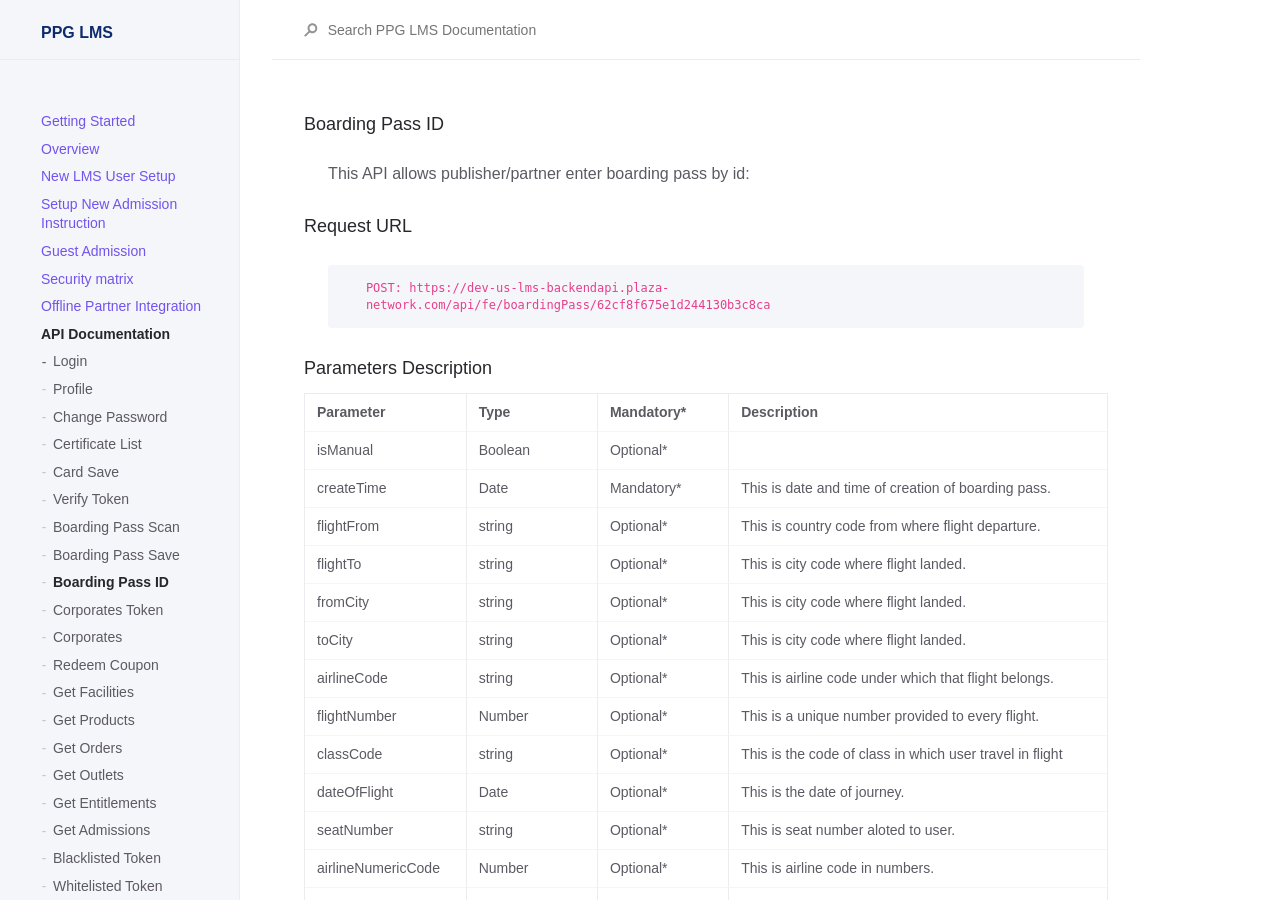
<file: assets/help/docs/boardingPassId/index.html>
<!DOCTYPE html>

<html lang="en-US">
<head>
  <meta charset="UTF-8" />
  <meta http-equiv="X-UA-Compatible" content="IE=Edge" />

  <title>Boarding Pass ID - PPG LMS Documentation</title>
  
  <link
    href="https://stackpath.bootstrapcdn.com/bootstrap/4.3.1/css/bootstrap.min.css"
    rel="stylesheet"
    integrity="sha384-ggOyR0iXCbMQv3Xipma34MD+dH/1fQ784/j6cY/iJTQUOhcWr7x9JvoRxT2MZw1T"
    crossorigin="anonymous"
  />
  <link
    rel="stylesheet"
    type="text/css"
    href="https://stackpath.bootstrapcdn.com/font-awesome/4.7.0/css/font-awesome.min.css"
  />
  <link
    rel="stylesheet"
    href="../../assets/css/just-the-docs.css"
  />
  <!--Different Browser icon for All Devices -->
  <link
    href="../../assets/images/fav_icon.ico"
    rel="icon"
    type="image/x-icon"
  />
  <!--IE Browser icon for All Devices -->
  <link
    href="../../assets/images/fav_icon.ico"
    rel="shortcut icon"
    type="image/x-icon"
  />
  <!--Icon for Devices -->
  <link
    href="../../assets/images/fav_icon.ico"
    rel="apple-touch-icon"
  />
  <!--Icon for Devices -->
  <link
    href="../../assets/images/fav_icon.ico"
    rel="apple-touch-icon-precomposed"
  />

  <script
    type="text/javascript"
    src="https://cdnjs.cloudflare.com/ajax/libs/jquery/2.1.3/jquery.min.js"
  ></script>
  <script
    src="https://stackpath.bootstrapcdn.com/bootstrap/4.3.1/js/bootstrap.min.js"
    integrity="sha384-JjSmVgyd0p3pXB1rRibZUAYoIIy6OrQ6VrjIEaFf/nJGzIxFDsf4x0xIM+B07jRM"
    crossorigin="anonymous"
  ></script>
  
  <script
    type="text/javascript"
    src="../../assets/js/vendor/lunr.min.js"
  ></script>
  

  <script
    type="text/javascript"
    src="../../assets/js/just-the-docs.js"
  ></script>

  <meta name="viewport" content="width=device-width, initial-scale=1" />
</head>

<body>
  <div class="page-wrap">
    <div class="side-bar">
      <div class="site-header">
        <a href="../.." class="site-title lh-tight">PPG LMS</a>
        <button class="menu-button fs-3 js-main-nav-trigger" data-text-toggle="Hide" type="button">Menu</button>
      </div>

      <div class="navigation main-nav js-main-nav">
        <nav role="navigation" aria-label="Main navigation">
          <ul class="navigation-list"><li
              class="navigation-list-item"
            ><a
                href="../../index.html"
                class="navigation-list-link"
                >Getting Started</a
              ></li><li
              class="navigation-list-item"
            ><a
                href="../../docs/overview/index.html"
                class="navigation-list-link"
                >Overview</a
              ></li><li
              class="navigation-list-item"
            ><a
                href="../../docs/newLmsUserSetup/index.html"
                class="navigation-list-link"
                >New LMS User Setup</a
              ></li><li
              class="navigation-list-item"
            ><a
                href="../../docs/setUpNewAdmissionToken/index.html"
                class="navigation-list-link"
                >Setup New Admission Instruction</a
              ></li><li
              class="navigation-list-item"
            ><a
                href="../../docs/guestAdmission/index.html"
                class="navigation-list-link"
                >Guest Admission</a
              ></li><li
              class="navigation-list-item"
            ><a
                href="../../docs/securityMatrix/index.html"
                class="navigation-list-link"
                >Security matrix</a
              ></li><li
              class="navigation-list-item"
            ><a
                href="../../docs/offlineParthnerIntergration/index.html"
                class="navigation-list-link"
                >Offline Partner Integration</a
              ></li><li
              class="navigation-list-item active"
            ><a
                href="../../docs/API%20Documentation/index.html"
                class="navigation-list-link active"
                >API Documentation</a
              ><ul class="navigation-list-child-list"><li
                  class="navigation-list-item active "
                ><a
                    href="../../docs/login/index.html"
                    class="navigation-list-link "
                    >Login</a
                  ></li><li
                  class="navigation-list-item "
                ><a
                    href="../../docs/profile/index.html"
                    class="navigation-list-link "
                    >Profile</a
                  ></li><li
                  class="navigation-list-item "
                ><a
                    href="../../docs/changePassword/index.html"
                    class="navigation-list-link"
                    >Change Password</a
                  ></li><li
                  class="navigation-list-item "
                ><a
                    href="../../docs/certificateList/index.html"
                    class="navigation-list-link"
                    >Certificate List</a
                  ></li><li
                  class="navigation-list-item "
                ><a
                    href="../../docs/cardSave/index.html"
                    class="navigation-list-link"
                    >Card Save</a
                  ></li><li
                  class="navigation-list-item "
                ><a
                    href="../../docs/verifyToken/index.html"
                    class="navigation-list-link"
                    >Verify Token</a
                  ></li><li
                  class="navigation-list-item "
                ><a
                    href="../../docs/boardingPassScan/index.html"
                    class="navigation-list-link"
                    >Boarding Pass Scan</a
                  ></li><li
                  class="navigation-list-item "
                ><a
                    href="../../docs/boardingPassSave/index.html"
                    class="navigation-list-link"
                    >Boarding Pass Save</a
                  ></li><li
                  class="navigation-list-item "
                ><a
                    href="../../docs/boardingPassId/index.html"
                    class="navigation-list-link active"
                    >Boarding Pass ID</a
                  ></li><li
                  class="navigation-list-item "
                ><a
                    href="../../docs/corporateTokens/index.html"
                    class="navigation-list-link"
                    >Corporates Token</a
                  ></li><li
                  class="navigation-list-item "
                ><a
                    href="../../docs/corporates/index.html"
                    class="navigation-list-link"
                    >Corporates</a
                  ></li><li
                  class="navigation-list-item "
                ><a
                    href="../../docs/redeemCoupon/index.html"
                    class="navigation-list-link"
                    >Redeem Coupon</a
                  ></li><li
                  class="navigation-list-item "
                ><a
                    href="../../docs/getFacilities/index.html"
                    class="navigation-list-link"
                    >Get Facilities</a
                  ></li><li
                  class="navigation-list-item "
                ><a
                    href="../../docs/getProducts/index.html"
                    class="navigation-list-link"
                    >Get Products</a
                  ></li><li
                  class="navigation-list-item "
                ><a
                    href="../../docs/getOrders/index.html"
                    class="navigation-list-link"
                    >Get Orders</a
                  ></li><li
                  class="navigation-list-item "
                ><a
                    href="../../docs/getOutlets/index.html"
                    class="navigation-list-link"
                    >Get Outlets</a
                  ></li><li
                  class="navigation-list-item "
                ><a
                    href="../../docs/getEntitlements/index.html"
                    class="navigation-list-link"
                    >Get Entitlements</a
                  ></li><li
                  class="navigation-list-item "
                ><a
                    href="../../docs/getadmissions/index.html"
                    class="navigation-list-link"
                    >Get Admissions</a
                  ></li><li
                  class="navigation-list-item "
                ><a
                    href="../../docs/blackListedToken/index.html"
                    class="navigation-list-link"
                    >Blacklisted Token</a
                  ></li><li
                  class="navigation-list-item "
                ><a
                    href="../../docs/whitelistedToken/index.html"
                    class="navigation-list-link"
                    >Whitelisted Token</a
                  ></li><li
                  class="navigation-list-item "
                ><a
                    href="../../docs/mapOutlets/index.html"
                    class="navigation-list-link"
                    >Map Outlets</a
                  ></li><li
                  class="navigation-list-item "
                ><a
                    href="../../docs/mapProducts/index.html"
                    class="navigation-list-link"
                    >Map Products</a
                  ></li><li
                  class="navigation-list-item "
                ><a
                    href="../../docs/getToken/index.html"
                    class="navigation-list-link"
                    >Get Token</a
                  ></li><li
                  class="navigation-list-item "
                ><a
                    href="../../docs/getCouponCode/index.html"
                    class="navigation-list-link"
                    >Coupon Code</a
                  ></li><li
                  class="navigation-list-item "
                ><a
                    href="../../docs/getCouponDetails/index.html"
                    class="navigation-list-link"
                    >Coupon Details</a
                  ></li><li
                  class="navigation-list-item "
                ><a
                    href="../../docs/cancelCoupon/index.html"
                    class="navigation-list-link"
                    >Cancel Coupon</a
                  ></li><li
                  class="navigation-list-item "
                ><a
                    href="../../docs/redeemToken/index.html"
                    class="navigation-list-link"
                    >Redeem Token</a
                  ></li><li
                  class="navigation-list-item "
                ><a
                    href="../../docs/updateCoupon/index.html"
                    class="navigation-list-link"
                    >Update Coupon</a
                  ></li></ul></li><li
              class="navigation-list-item"
            ><a
            href="../../docs/features/index.html"
            class="navigation-list-link"
            >Features</a
          ><ul class="navigation-list-child-list"><li
              class="navigation-list-item "
            ><a
                href="../../docs/dashboard/index.html"
                class="navigation-list-link"
                >Dashboard</a
              ></li><li
              class="navigation-list-item "
            ><a
                href="../../docs/admissions/index.html"
                class="navigation-list-link"
                >Admissions</a
              ></li><li
              class="navigation-list-item "
            ><a
                href="../../docs/orders/index.html"
                class="navigation-list-link"
                >Orders</a
              ></li><li
              class="navigation-list-item "
            ><a
                href="../../docs/GenerateCoupons/index.html"
                class="navigation-list-link"
                >Generate Coupons</a
              ></li><li
              class="navigation-list-item "
            ><a
                href="../../docs/partnerResponse/index.html"
                class="navigation-list-link"
                >Partner Responses</a
              ></li><li
              class="navigation-list-item "
            ><a
                href="../../docs/fileImportExport/index.html"
                class="navigation-list-link"
                >File Import/Export</a
              ></li><li
              class="navigation-list-item "
            ><a
                href="../../docs/partner/index.html"
                class="navigation-list-link"
                >Partner</a
              ></li><li
              class="navigation-list-item "
            ><a
                href="../../docs/outlet/index.html"
                class="navigation-list-link"
                >Outlet</a
              ></li><li
              class="navigation-list-item "
            ><a
                href="../../docs/product/index.html"
                class="navigation-list-link"
                >Product</a
              ></li><li
              class="navigation-list-item "
            ><a
                href="../../docs/admissionToken/index.html"
                class="navigation-list-link"
                >Admission Token</a
              ></li><li
              class="navigation-list-item "
            ><a
                href="../../docs/partnerContract/index.html"
                class="navigation-list-link"
                >Partner Contract</a
              ></li><li
              class="navigation-list-item "
            ><a
                href="../../docs/airport/index.html"
                class="navigation-list-link"
                >Port/Station</a
              ></li><li
              class="navigation-list-item "
            ><a
                href="../../docs/users/index.html"
                class="navigation-list-link"
                >Users</a
              ></li><li
              class="navigation-list-item "
            ><a
                href="../../docs/members/index.html"
                class="navigation-list-link"
                >Members</a
              ></li><li
              class="navigation-list-item "
            ><a
                href="../../docs/devices/index.html"
                class="navigation-list-link"
                >Devices</a
              ></li><li
              class="navigation-list-item "
            ><a
                href="../../docs/vendor/index.html"
                class="navigation-list-link"
                >Vendor</a
              ></li><li
              class="navigation-list-item "
            ><a
                href="../../docs/tax/index.html"
                class="navigation-list-link"
                >Tax</a
              ></li><li
              class="navigation-list-item "
            ><a
                href="../../docs/country/index.html"
                class="navigation-list-link"
                >Country</a
              ></li><li
              class="navigation-list-item "
            ><a
                href="../../docs/pincode/index.html"
                class="navigation-list-link"
                >Pincode</a
              ></li><li
              class="navigation-list-item "
            ><a
                href="../../docs/receiptTemplate/index.html"
                class="navigation-list-link"
                >Recipt Template</a
              ></li><li
              class="navigation-list-item "
            ><a
                href="../../docs/token/index.html"
                class="navigation-list-link"
                >Token</a
              ></li><li
              class="navigation-list-item "
            ><a
                href="../../docs/module/index.html"
                class="navigation-list-link"
                >Module</a
              ></li><li
              class="navigation-list-item "
            ><a
                href="../../docs/action/index.html"
                class="navigation-list-link"
                >Action</a
              ></li><li
              class="navigation-list-item "
            ><a
                href="../../docs/role/index.html"
                class="navigation-list-link"
                >Role</a
              ></li><li
              class="navigation-list-item "
            ><a
                href="../../docs/globalSettings/index.html"
                class="navigation-list-link"
                >Global Settings</a
              ></li><li
              class="navigation-list-item "
            ><a
                href="../../docs/AdmissionPOS/index.html"
                class="navigation-list-link"
                >Admission POS</a
              ></li><li
              class="navigation-list-item "
            ><a
                href="../../docs/DMR/index.html"
                class="navigation-list-link"
                >DMR</a
              ></li><li
              class="navigation-list-item "
            ><a
                href="../../docs/AdmissionflowsviaSunmiDevice/index.html"
                class="navigation-list-link"
                >Admission flows via Sunmi Device</a
              ></li></ul></li><li
          class="navigation-list-item "
        ><a
            href="../../docs/ReleaseLogs/index.html"
            class="navigation-list-link"
            >Release Logs</a
          ><ul class="navigation-list-child-list"><li
              class="navigation-list-item "
            ><a
                href="../../docs/FirstRelease/index.html"
                class="navigation-list-link"
                >Release Notes - Build 1.1.23.01-07</a
              ></li></ul></li></ul>
        </nav>

      </div>
      <!-- <footer class="site-footer">
        <p class="text-small text-grey-dk-000 mb-4">This site is created by <a href="#">C Simplify IT</a>, for Samvad.</p>
      </footer> -->
    </div>
    <div class="main-content-wrap js-main-content" tabindex="0">
      <div class="main-content">
        <div class="page-header js-page-header">
          
          <div class="search">
            <div class="search-input-wrap">
              <input type="text" class="js-search-input search-input" tabindex="0" placeholder="Search PPG LMS Documentation" aria-label="Search PPG LMS Documentation" autocomplete="off">
              <svg width="14" height="14" viewBox="0 0 28 28" xmlns="http://www.w3.org/2000/svg" class="search-icon"><title>Search</title><g fill-rule="nonzero"><path d="M17.332 20.735c-5.537 0-10-4.6-10-10.247 0-5.646 4.463-10.247 10-10.247 5.536 0 10 4.601 10 10.247s-4.464 10.247-10 10.247zm0-4c3.3 0 6-2.783 6-6.247 0-3.463-2.7-6.247-6-6.247s-6 2.784-6 6.247c0 3.464 2.7 6.247 6 6.247z"/><path d="M11.672 13.791L.192 25.271 3.02 28.1 14.5 16.62z"/></g></svg>
            </div>
            <div class="js-search-results search-results-wrap"></div>
          </div>
          
        </div>
        <div class="page">
          <div id="main-content" class="page-content" role="main">
          <h3 id="create-sku">Boarding Pass ID</h3>

<p>This API allows publisher/partner enter boarding pass by id:</p>

<h3 id="request-url">Request URL</h3>

<p>
  <code
    >POST:
    https://dev-us-lms-backendapi.plaza-network.com/api/fe/boardingPass/62cf8f675e1d244130b3c8ca
  </code>
</p>

<h3 id="parameters-description">Parameters Description</h3>

<table>
  <tr>
    <th>Parameter</th>
    <th>Type</th>
    <th>Mandatory*</th>
    <th>Description</th>
  </tr>
  <tr>
    <td>isManual</td>
    <td>Boolean</td>
    <td>Optional*</td>
    <td></td>
  </tr>
  <tr>
    <td>createTime</td>
    <td>Date</td>
    <td>Mandatory*</td>
    <td>This is date and time of creation of boarding pass.</td>
  </tr>
  <tr>
    <td>flightFrom</td>
    <td>string</td>
    <td>Optional*</td>
    <td>This is country code from where flight departure.</td>
  </tr>
  <tr>
    <td>flightTo</td>
    <td>string</td>
    <td>Optional*</td>
    <td>This is city code where flight landed.</td>
  </tr>
  <tr>
    <td>fromCity</td>
    <td>string</td>
    <td>Optional*</td>
    <td>This is city code where flight landed.</td>
  </tr>
  <tr>
    <td>toCity</td>
    <td>string</td>
    <td>Optional*</td>
    <td>This is city code where flight landed.</td>
  </tr>
  <tr>
    <td>airlineCode</td>
    <td>string</td>
    <td>Optional*</td>
    <td>This is airline code under which that flight belongs.</td>
  </tr>
  <tr>
    <td>flightNumber</td>
    <td>Number</td>
    <td>Optional*</td>
    <td>This is a unique number provided to every flight.</td>
  </tr>
  <tr>
    <td>classCode</td>
    <td>string</td>
    <td>Optional*</td>
    <td>This is the code of class in which user travel in flight</td>
  </tr>
  <tr>
    <td>dateOfFlight</td>
    <td>Date</td>
    <td>Optional*</td>
    <td>This is the date of journey.</td>
  </tr>
  <tr>
    <td>seatNumber</td>
    <td>string</td>
    <td>Optional*</td>
    <td>This is seat number aloted to user.</td>
  </tr>
  <tr>
    <td>airlineNumericCode</td>
    <td>Number</td>
    <td>Optional*</td>
    <td>This is airline code in numbers.</td>
  </tr>
  <tr>
    <td>id</td>
    <td>string</td>
    <td>Mandatory*</td>
    <td>This is unique id of users boarding pass.</td>
  </tr>
</table>

<h3 id="responses">Responses</h3>

<p>
  <b>Success:</b>
</p>

<pre>
  <code>{
    "isManual": false,
    "scanResult": "",
    "createTime": "2022-07-14T03:37:11.475Z",
    "pnr": "",
    "flightFrom": "",
    "flightTo": "",
    "fromCity": "",
    "toCity": "",
    "airlineCode": "",
    "flightNumber": "",
    "classCode": "",
    "dateOfFlight": null,
    "seatNumber": "",
    "checkInNumber": "",
    "paxStatus": "",
    "frequentFlyerNumber": "",
    "formatCode": "",
    "electronicTicketIndicator": "",
    "numberOfLegsEncoded": "0",
    "fieldSizeOfVariableSizeField": "",
    "beginningOfVersionNumber": "",
    "versionNumber": "",
    "fieldSizeOfFollowingStructuredMessage": "",
    "sourceOfCheckIn": "",
    "baggageTagLicencePlateNumber": "",
    "nonConsecutiveBaggageTagLicensce1st": "",
    "nonConsecutiveBaggageTagLicensce2nd": "",
    "fieldSizeOfFollowingStructuredMessageRepeated": "",
    "airlineNumericCode": "",
    "documentFormOrSerialNumber": "",
    "selecteeIndicator": "",
    "internationalDocumentationVerification": "",
    "marketingCarrierDesignator": "",
    "frequentFlyerAirlineDesignator": "",
    "idOrADIndicator": "",
    "fastTrack": false,
    "freeBaggageAllowAnce": "",
    "certificateId": "",
    "id": "62cf8f675e1d244130b3c8ca"
}</code>
</pre>

<!-- <p><b>Error:</b></p>

<p><code>Status: Token Invalid</code></p>

<p>
  <code></code>
</p> -->


          </div>
      </div>
    </div>
  </div>

</body>
</html>
</file>
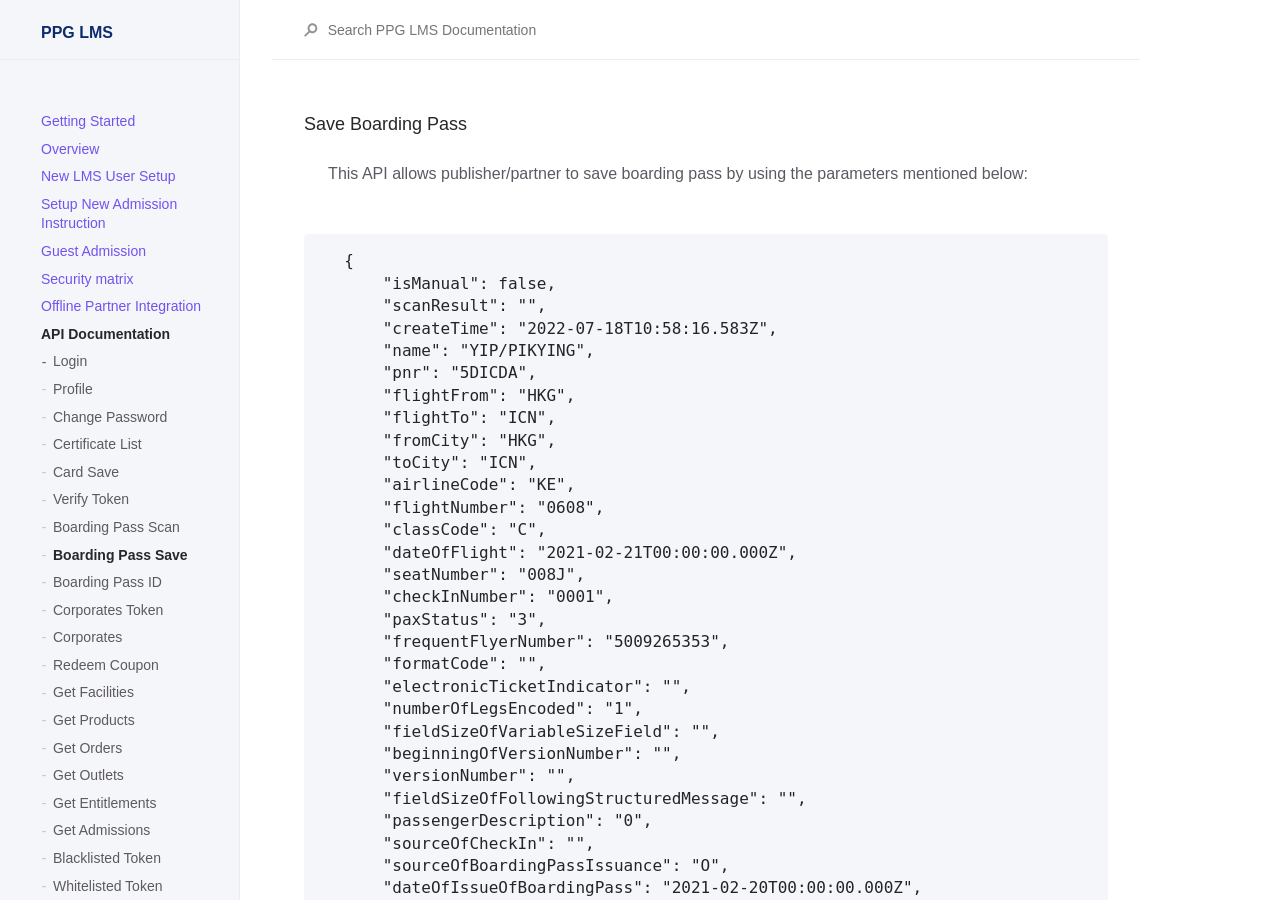
<file: assets/help/docs/boardingPassSave/index.html>
<!DOCTYPE html>

<html lang="en-US">
<head>
  <meta charset="UTF-8" />
  <meta http-equiv="X-UA-Compatible" content="IE=Edge" />

  <title>Boarding Pass Save - PPG LMS Documentation</title>
  
  <link
    href="https://stackpath.bootstrapcdn.com/bootstrap/4.3.1/css/bootstrap.min.css"
    rel="stylesheet"
    integrity="sha384-ggOyR0iXCbMQv3Xipma34MD+dH/1fQ784/j6cY/iJTQUOhcWr7x9JvoRxT2MZw1T"
    crossorigin="anonymous"
  />
  <link
    rel="stylesheet"
    type="text/css"
    href="https://stackpath.bootstrapcdn.com/font-awesome/4.7.0/css/font-awesome.min.css"
  />
  <link
    rel="stylesheet"
    href="../../assets/css/just-the-docs.css"
  />
  <!--Different Browser icon for All Devices -->
  <link
    href="../../assets/images/fav_icon.ico"
    rel="icon"
    type="image/x-icon"
  />
  <!--IE Browser icon for All Devices -->
  <link
    href="../../assets/images/fav_icon.ico"
    rel="shortcut icon"
    type="image/x-icon"
  />
  <!--Icon for Devices -->
  <link
    href="../../assets/images/fav_icon.ico"
    rel="apple-touch-icon"
  />
  <!--Icon for Devices -->
  <link
    href="../../assets/images/fav_icon.ico"
    rel="apple-touch-icon-precomposed"
  />

  <script
    type="text/javascript"
    src="https://cdnjs.cloudflare.com/ajax/libs/jquery/2.1.3/jquery.min.js"
  ></script>
  <script
    src="https://stackpath.bootstrapcdn.com/bootstrap/4.3.1/js/bootstrap.min.js"
    integrity="sha384-JjSmVgyd0p3pXB1rRibZUAYoIIy6OrQ6VrjIEaFf/nJGzIxFDsf4x0xIM+B07jRM"
    crossorigin="anonymous"
  ></script>
  
  <script
    type="text/javascript"
    src="../../assets/js/vendor/lunr.min.js"
  ></script>
  

  <script
    type="text/javascript"
    src="../../assets/js/just-the-docs.js"
  ></script>

  <meta name="viewport" content="width=device-width, initial-scale=1" />
</head>

<body>
  <div class="page-wrap">
    <div class="side-bar">
      <div class="site-header">
        <a href="../.." class="site-title lh-tight">PPG LMS</a>
        <button class="menu-button fs-3 js-main-nav-trigger" data-text-toggle="Hide" type="button">Menu</button>
      </div>

      <div class="navigation main-nav js-main-nav">
        <nav role="navigation" aria-label="Main navigation">
          <ul class="navigation-list"><li
              class="navigation-list-item"
            ><a
                href="../../index.html"
                class="navigation-list-link"
                >Getting Started</a
              ></li><li
              class="navigation-list-item"
            ><a
                href="../../docs/overview/index.html"
                class="navigation-list-link"
                >Overview</a
              ></li><li
              class="navigation-list-item"
            ><a
                href="../../docs/newLmsUserSetup/index.html"
                class="navigation-list-link"
                >New LMS User Setup</a
              ></li><li
              class="navigation-list-item"
            ><a
                href="../../docs/setUpNewAdmissionToken/index.html"
                class="navigation-list-link"
                >Setup New Admission Instruction</a
              ></li><li
              class="navigation-list-item"
            ><a
                href="../../docs/guestAdmission/index.html"
                class="navigation-list-link"
                >Guest Admission</a
              ></li><li
              class="navigation-list-item"
            ><a
                href="../../docs/securityMatrix/index.html"
                class="navigation-list-link"
                >Security matrix</a
              ></li><li
              class="navigation-list-item"
            ><a
                href="../../docs/offlineParthnerIntergration/index.html"
                class="navigation-list-link"
                >Offline Partner Integration</a
              ></li><li
              class="navigation-list-item active"
            ><a
                href="../../docs/API%20Documentation/index.html"
                class="navigation-list-link active"
                >API Documentation</a
              ><ul class="navigation-list-child-list"><li
                  class="navigation-list-item active "
                ><a
                    href="../../docs/login/index.html"
                    class="navigation-list-link "
                    >Login</a
                  ></li><li
                  class="navigation-list-item "
                ><a
                    href="../../docs/profile/index.html"
                    class="navigation-list-link "
                    >Profile</a
                  ></li><li
                  class="navigation-list-item "
                ><a
                    href="../../docs/changePassword/index.html"
                    class="navigation-list-link"
                    >Change Password</a
                  ></li><li
                  class="navigation-list-item "
                ><a
                    href="../../docs/certificateList/index.html"
                    class="navigation-list-link"
                    >Certificate List</a
                  ></li><li
                  class="navigation-list-item "
                ><a
                    href="../../docs/cardSave/index.html"
                    class="navigation-list-link"
                    >Card Save</a
                  ></li><li
                  class="navigation-list-item "
                ><a
                    href="../../docs/verifyToken/index.html"
                    class="navigation-list-link"
                    >Verify Token</a
                  ></li><li
                  class="navigation-list-item "
                ><a
                    href="../../docs/boardingPassScan/index.html"
                    class="navigation-list-link"
                    >Boarding Pass Scan</a
                  ></li><li
                  class="navigation-list-item "
                ><a
                    href="../../docs/boardingPassSave/index.html"
                    class="navigation-list-link active"
                    >Boarding Pass Save</a
                  ></li><li
                  class="navigation-list-item "
                ><a
                    href="../../docs/boardingPassId/index.html"
                    class="navigation-list-link"
                    >Boarding Pass ID</a
                  ></li><li
                  class="navigation-list-item "
                ><a
                    href="../../docs/corporateTokens/index.html"
                    class="navigation-list-link"
                    >Corporates Token</a
                  ></li><li
                  class="navigation-list-item "
                ><a
                    href="../../docs/corporates/index.html"
                    class="navigation-list-link"
                    >Corporates</a
                  ></li><li
                  class="navigation-list-item "
                ><a
                    href="../../docs/redeemCoupon/index.html"
                    class="navigation-list-link"
                    >Redeem Coupon</a
                  ></li><li
                  class="navigation-list-item "
                ><a
                    href="../../docs/getFacilities/index.html"
                    class="navigation-list-link"
                    >Get Facilities</a
                  ></li><li
                  class="navigation-list-item "
                ><a
                    href="../../docs/getProducts/index.html"
                    class="navigation-list-link"
                    >Get Products</a
                  ></li><li
                  class="navigation-list-item "
                ><a
                    href="../../docs/getOrders/index.html"
                    class="navigation-list-link"
                    >Get Orders</a
                  ></li><li
                  class="navigation-list-item "
                ><a
                    href="../../docs/getOutlets/index.html"
                    class="navigation-list-link"
                    >Get Outlets</a
                  ></li><li
                  class="navigation-list-item "
                ><a
                    href="../../docs/getEntitlements/index.html"
                    class="navigation-list-link"
                    >Get Entitlements</a
                  ></li><li
                  class="navigation-list-item "
                ><a
                    href="../../docs/getadmissions/index.html"
                    class="navigation-list-link"
                    >Get Admissions</a
                  ></li><li
                  class="navigation-list-item "
                ><a
                    href="../../docs/blackListedToken/index.html"
                    class="navigation-list-link"
                    >Blacklisted Token</a
                  ></li><li
                  class="navigation-list-item "
                ><a
                    href="../../docs/whitelistedToken/index.html"
                    class="navigation-list-link"
                    >Whitelisted Token</a
                  ></li><li
                  class="navigation-list-item "
                ><a
                    href="../../docs/mapOutlets/index.html"
                    class="navigation-list-link"
                    >Map Outlets</a
                  ></li><li
                  class="navigation-list-item "
                ><a
                    href="../../docs/mapProducts/index.html"
                    class="navigation-list-link"
                    >Map Products</a
                  ></li><li
                  class="navigation-list-item "
                ><a
                    href="../../docs/getToken/index.html"
                    class="navigation-list-link"
                    >Get Token</a
                  ></li><li
                  class="navigation-list-item "
                ><a
                    href="../../docs/getCouponCode/index.html"
                    class="navigation-list-link"
                    >Coupon Code</a
                  ></li><li
                  class="navigation-list-item "
                ><a
                    href="../../docs/getCouponDetails/index.html"
                    class="navigation-list-link"
                    >Coupon Details</a
                  ></li><li
                  class="navigation-list-item "
                ><a
                    href="../../docs/cancelCoupon/index.html"
                    class="navigation-list-link"
                    >Cancel Coupon</a
                  ></li><li
                  class="navigation-list-item "
                ><a
                    href="../../docs/redeemToken/index.html"
                    class="navigation-list-link"
                    >Redeem Token</a
                  ></li><li
                  class="navigation-list-item "
                ><a
                    href="../../docs/updateCoupon/index.html"
                    class="navigation-list-link"
                    >Update Coupon</a
                  ></li></ul></li><li
              class="navigation-list-item"
            ><a
            href="../../docs/features/index.html"
            class="navigation-list-link"
            >Features</a
          ><ul class="navigation-list-child-list"><li
              class="navigation-list-item "
            ><a
                href="../../docs/dashboard/index.html"
                class="navigation-list-link"
                >Dashboard</a
              ></li><li
              class="navigation-list-item "
            ><a
                href="../../docs/admissions/index.html"
                class="navigation-list-link"
                >Admissions</a
              ></li><li
              class="navigation-list-item "
            ><a
                href="../../docs/orders/index.html"
                class="navigation-list-link"
                >Orders</a
              ></li><li
              class="navigation-list-item "
            ><a
                href="../../docs/GenerateCoupons/index.html"
                class="navigation-list-link"
                >Generate Coupons</a
              ></li><li
              class="navigation-list-item "
            ><a
                href="../../docs/partnerResponse/index.html"
                class="navigation-list-link"
                >Partner Responses</a
              ></li><li
              class="navigation-list-item "
            ><a
                href="../../docs/fileImportExport/index.html"
                class="navigation-list-link"
                >File Import/Export</a
              ></li><li
              class="navigation-list-item "
            ><a
                href="../../docs/partner/index.html"
                class="navigation-list-link"
                >Partner</a
              ></li><li
              class="navigation-list-item "
            ><a
                href="../../docs/outlet/index.html"
                class="navigation-list-link"
                >Outlet</a
              ></li><li
              class="navigation-list-item "
            ><a
                href="../../docs/product/index.html"
                class="navigation-list-link"
                >Product</a
              ></li><li
              class="navigation-list-item "
            ><a
                href="../../docs/admissionToken/index.html"
                class="navigation-list-link"
                >Admission Token</a
              ></li><li
              class="navigation-list-item "
            ><a
                href="../../docs/partnerContract/index.html"
                class="navigation-list-link"
                >Partner Contract</a
              ></li><li
              class="navigation-list-item "
            ><a
                href="../../docs/airport/index.html"
                class="navigation-list-link"
                >Port/Station</a
              ></li><li
              class="navigation-list-item "
            ><a
                href="../../docs/users/index.html"
                class="navigation-list-link"
                >Users</a
              ></li><li
              class="navigation-list-item "
            ><a
                href="../../docs/members/index.html"
                class="navigation-list-link"
                >Members</a
              ></li><li
              class="navigation-list-item "
            ><a
                href="../../docs/devices/index.html"
                class="navigation-list-link"
                >Devices</a
              ></li><li
              class="navigation-list-item "
            ><a
                href="../../docs/vendor/index.html"
                class="navigation-list-link"
                >Vendor</a
              ></li><li
              class="navigation-list-item "
            ><a
                href="../../docs/tax/index.html"
                class="navigation-list-link"
                >Tax</a
              ></li><li
              class="navigation-list-item "
            ><a
                href="../../docs/country/index.html"
                class="navigation-list-link"
                >Country</a
              ></li><li
              class="navigation-list-item "
            ><a
                href="../../docs/pincode/index.html"
                class="navigation-list-link"
                >Pincode</a
              ></li><li
              class="navigation-list-item "
            ><a
                href="../../docs/receiptTemplate/index.html"
                class="navigation-list-link"
                >Recipt Template</a
              ></li><li
              class="navigation-list-item "
            ><a
                href="../../docs/token/index.html"
                class="navigation-list-link"
                >Token</a
              ></li><li
              class="navigation-list-item "
            ><a
                href="../../docs/module/index.html"
                class="navigation-list-link"
                >Module</a
              ></li><li
              class="navigation-list-item "
            ><a
                href="../../docs/action/index.html"
                class="navigation-list-link"
                >Action</a
              ></li><li
              class="navigation-list-item "
            ><a
                href="../../docs/role/index.html"
                class="navigation-list-link"
                >Role</a
              ></li><li
              class="navigation-list-item "
            ><a
                href="../../docs/globalSettings/index.html"
                class="navigation-list-link"
                >Global Settings</a
              ></li><li
              class="navigation-list-item "
            ><a
                href="../../docs/AdmissionPOS/index.html"
                class="navigation-list-link"
                >Admission POS</a
              ></li><li
              class="navigation-list-item "
            ><a
                href="../../docs/DMR/index.html"
                class="navigation-list-link"
                >DMR</a
              ></li><li
              class="navigation-list-item "
            ><a
                href="../../docs/AdmissionflowsviaSunmiDevice/index.html"
                class="navigation-list-link"
                >Admission flows via Sunmi Device</a
              ></li></ul></li><li
          class="navigation-list-item "
        ><a
            href="../../docs/ReleaseLogs/index.html"
            class="navigation-list-link"
            >Release Logs</a
          ><ul class="navigation-list-child-list"><li
              class="navigation-list-item "
            ><a
                href="../../docs/FirstRelease/index.html"
                class="navigation-list-link"
                >Release Notes - Build 1.1.23.01-07</a
              ></li></ul></li></ul>
        </nav>

      </div>
      <!-- <footer class="site-footer">
        <p class="text-small text-grey-dk-000 mb-4">This site is created by <a href="#">C Simplify IT</a>, for Samvad.</p>
      </footer> -->
    </div>
    <div class="main-content-wrap js-main-content" tabindex="0">
      <div class="main-content">
        <div class="page-header js-page-header">
          
          <div class="search">
            <div class="search-input-wrap">
              <input type="text" class="js-search-input search-input" tabindex="0" placeholder="Search PPG LMS Documentation" aria-label="Search PPG LMS Documentation" autocomplete="off">
              <svg width="14" height="14" viewBox="0 0 28 28" xmlns="http://www.w3.org/2000/svg" class="search-icon"><title>Search</title><g fill-rule="nonzero"><path d="M17.332 20.735c-5.537 0-10-4.6-10-10.247 0-5.646 4.463-10.247 10-10.247 5.536 0 10 4.601 10 10.247s-4.464 10.247-10 10.247zm0-4c3.3 0 6-2.783 6-6.247 0-3.463-2.7-6.247-6-6.247s-6 2.784-6 6.247c0 3.464 2.7 6.247 6 6.247z"/><path d="M11.672 13.791L.192 25.271 3.02 28.1 14.5 16.62z"/></g></svg>
            </div>
            <div class="js-search-results search-results-wrap"></div>
          </div>
          
        </div>
        <div class="page">
          <div id="main-content" class="page-content" role="main">
          <h3 id="create-sku">Save Boarding Pass</h3>

<p>
  This API allows publisher/partner to save boarding pass by using the
  parameters mentioned below:
</p>

<pre>
  <code>{
    "isManual": false,
    "scanResult": "",
    "createTime": "2022-07-18T10:58:16.583Z",
    "name": "YIP/PIKYING",
    "pnr": "5DICDA",
    "flightFrom": "HKG",
    "flightTo": "ICN",
    "fromCity": "HKG",
    "toCity": "ICN",
    "airlineCode": "KE",
    "flightNumber": "0608",
    "classCode": "C",
    "dateOfFlight": "2021-02-21T00:00:00.000Z",
    "seatNumber": "008J",
    "checkInNumber": "0001",
    "paxStatus": "3",
    "frequentFlyerNumber": "5009265353",
    "formatCode": "",
    "electronicTicketIndicator": "",
    "numberOfLegsEncoded": "1",
    "fieldSizeOfVariableSizeField": "",
    "beginningOfVersionNumber": "",
    "versionNumber": "",
    "fieldSizeOfFollowingStructuredMessage": "",
    "passengerDescription": "0",
    "sourceOfCheckIn": "",
    "sourceOfBoardingPassIssuance": "O",
    "dateOfIssueOfBoardingPass": "2021-02-20T00:00:00.000Z",
    "documentType": "B",
    "airlineDesignatorOfBoardingPassIssuer": "KE",
    "baggageTagLicencePlateNumber": "",
    "nonConsecutiveBaggageTagLicensce1st": "",
    "nonConsecutiveBaggageTagLicensce2nd": "",
    "fieldSizeOfFollowingStructuredMessageRepeated": "",
    "airlineNumericCode": "180",
    "documentFormOrSerialNumber": "2331620582",
    "selecteeIndicator": "0",
    "internationalDocumentationVerification": "",
    "marketingCarrierDesignator": "KE",
    "frequentFlyerAirlineDesignator": "AF",
    "idOrADIndicator": "",
    "fastTrack": true,
    "freeBaggageAllowAnce": "",
    "certificateId": ""
}</code>
</pre>

<h3 id="request-url">Request URL</h3>

<p>
  <code
    >POST:
    https://dev-us-lms-backendapi.plaza-network.com/api/fe/boardingPass/save</code
  >
</p>

<h3 id="parameters-description">Parameters Description</h3>

<table>
  <tr>
    <th>Parameter</th>
    <th>Type</th>
    <th>Mandatory*</th>
    <th>Description</th>
  </tr>
  <tr>
    <td>isManual</td>
    <td>Boolean</td>
    <td>Optional*</td>
    <td></td>
  </tr>
  <tr>
    <td>createTime</td>
    <td>Date</td>
    <td>Mandatory*</td>
    <td>This is date and time of creation of boarding pass.</td>
  </tr>
  <tr>
    <td>flightFrom</td>
    <td>string</td>
    <td>Optional*</td>
    <td>This is country code from where flight departure.</td>
  </tr>
  <tr>
    <td>flightTo</td>
    <td>string</td>
    <td>Optional*</td>
    <td>This is city code where flight landed.</td>
  </tr>
  <tr>
    <td>fromCity</td>
    <td>string</td>
    <td>Optional*</td>
    <td>This is city code where flight landed.</td>
  </tr>
  <tr>
    <td>toCity</td>
    <td>string</td>
    <td>Optional*</td>
    <td>This is city code where flight landed.</td>
  </tr>
  <tr>
    <td>airlineCode</td>
    <td>string</td>
    <td>Optional*</td>
    <td>This is airline code under which that flight belongs.</td>
  </tr>
  <tr>
    <td>flightNumber</td>
    <td>Number</td>
    <td>Optional*</td>
    <td>This is a unique number provided to every flight.</td>
  </tr>
  <tr>
    <td>classCode</td>
    <td>string</td>
    <td>Optional*</td>
    <td>This is the code of class in which user travel in flight</td>
  </tr>
  <tr>
    <td>dateOfFlight</td>
    <td>Date</td>
    <td>Optional*</td>
    <td>This is the date of journey.</td>
  </tr>
  <tr>
    <td>seatNumber</td>
    <td>string</td>
    <td>Optional*</td>
    <td>This is seat number aloted to user.</td>
  </tr>
  <tr>
    <td>airlineNumericCode</td>
    <td>Number</td>
    <td>Optional*</td>
    <td>This is airline code in numbers.</td>
  </tr>
</table>

<h3 id="responses">Responses</h3>

<p>
  <b>Success:</b>
</p>

<pre>
  <code>{
    "id": "62e140420b72c284f3c0772d"
}</code>
</pre>

<!-- <p><b>Error:</b></p>

<p><code>Status: Token Invalid</code></p>

<p>
  <code></code>
</p> -->


          </div>
      </div>
    </div>
  </div>

</body>
</html>
</file>
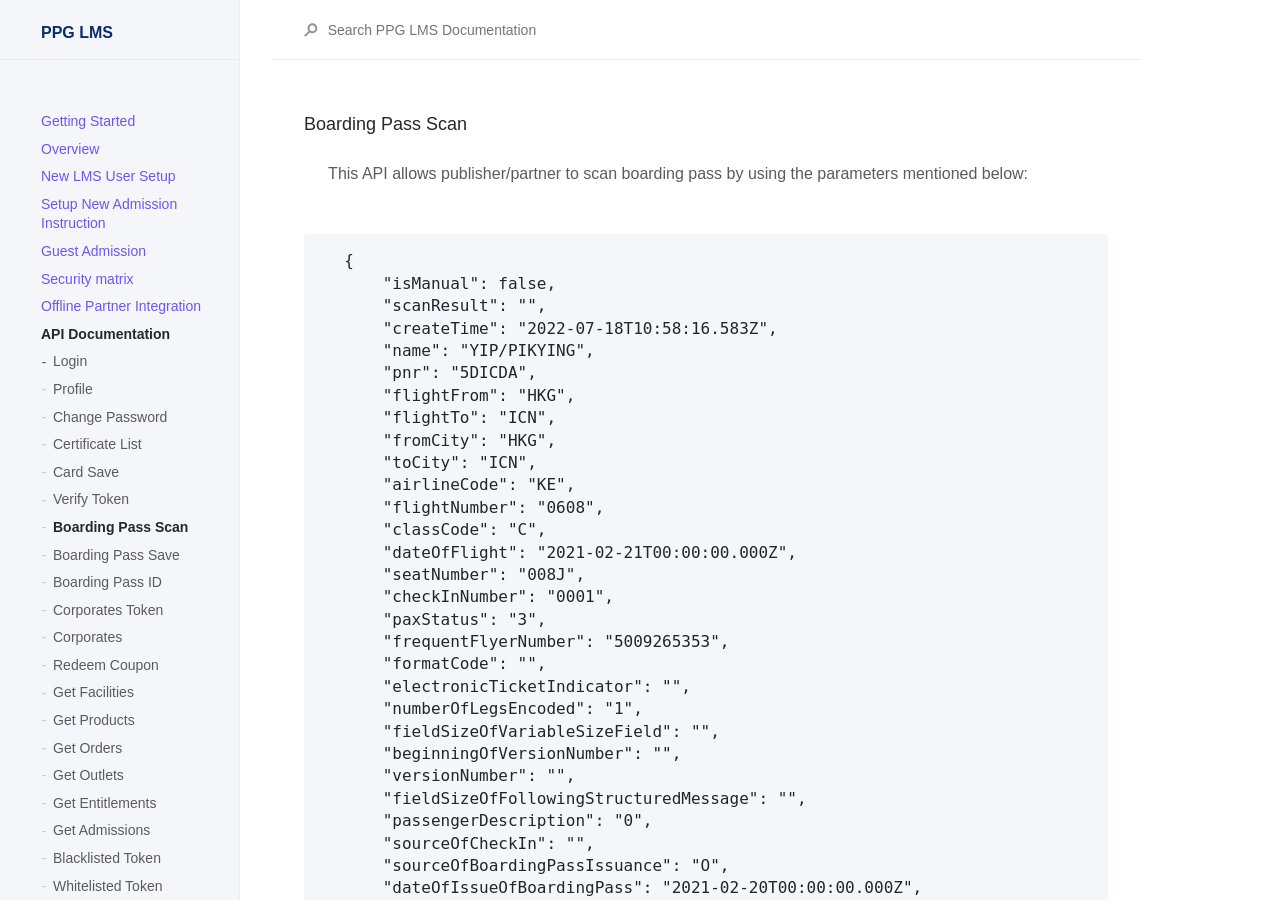
<file: assets/help/docs/boardingPassScan/index.html>
<!DOCTYPE html>

<html lang="en-US">
<head>
  <meta charset="UTF-8" />
  <meta http-equiv="X-UA-Compatible" content="IE=Edge" />

  <title>Boarding Pass Scan - PPG LMS Documentation</title>
  
  <link
    href="https://stackpath.bootstrapcdn.com/bootstrap/4.3.1/css/bootstrap.min.css"
    rel="stylesheet"
    integrity="sha384-ggOyR0iXCbMQv3Xipma34MD+dH/1fQ784/j6cY/iJTQUOhcWr7x9JvoRxT2MZw1T"
    crossorigin="anonymous"
  />
  <link
    rel="stylesheet"
    type="text/css"
    href="https://stackpath.bootstrapcdn.com/font-awesome/4.7.0/css/font-awesome.min.css"
  />
  <link
    rel="stylesheet"
    href="../../assets/css/just-the-docs.css"
  />
  <!--Different Browser icon for All Devices -->
  <link
    href="../../assets/images/fav_icon.ico"
    rel="icon"
    type="image/x-icon"
  />
  <!--IE Browser icon for All Devices -->
  <link
    href="../../assets/images/fav_icon.ico"
    rel="shortcut icon"
    type="image/x-icon"
  />
  <!--Icon for Devices -->
  <link
    href="../../assets/images/fav_icon.ico"
    rel="apple-touch-icon"
  />
  <!--Icon for Devices -->
  <link
    href="../../assets/images/fav_icon.ico"
    rel="apple-touch-icon-precomposed"
  />

  <script
    type="text/javascript"
    src="https://cdnjs.cloudflare.com/ajax/libs/jquery/2.1.3/jquery.min.js"
  ></script>
  <script
    src="https://stackpath.bootstrapcdn.com/bootstrap/4.3.1/js/bootstrap.min.js"
    integrity="sha384-JjSmVgyd0p3pXB1rRibZUAYoIIy6OrQ6VrjIEaFf/nJGzIxFDsf4x0xIM+B07jRM"
    crossorigin="anonymous"
  ></script>
  
  <script
    type="text/javascript"
    src="../../assets/js/vendor/lunr.min.js"
  ></script>
  

  <script
    type="text/javascript"
    src="../../assets/js/just-the-docs.js"
  ></script>

  <meta name="viewport" content="width=device-width, initial-scale=1" />
</head>

<body>
  <div class="page-wrap">
    <div class="side-bar">
      <div class="site-header">
        <a href="../.." class="site-title lh-tight">PPG LMS</a>
        <button class="menu-button fs-3 js-main-nav-trigger" data-text-toggle="Hide" type="button">Menu</button>
      </div>

      <div class="navigation main-nav js-main-nav">
        <nav role="navigation" aria-label="Main navigation">
          <ul class="navigation-list"><li
              class="navigation-list-item"
            ><a
                href="../../index.html"
                class="navigation-list-link"
                >Getting Started</a
              ></li><li
              class="navigation-list-item"
            ><a
                href="../../docs/overview/index.html"
                class="navigation-list-link"
                >Overview</a
              ></li><li
              class="navigation-list-item"
            ><a
                href="../../docs/newLmsUserSetup/index.html"
                class="navigation-list-link"
                >New LMS User Setup</a
              ></li><li
              class="navigation-list-item"
            ><a
                href="../../docs/setUpNewAdmissionToken/index.html"
                class="navigation-list-link"
                >Setup New Admission Instruction</a
              ></li><li
              class="navigation-list-item"
            ><a
                href="../../docs/guestAdmission/index.html"
                class="navigation-list-link"
                >Guest Admission</a
              ></li><li
              class="navigation-list-item"
            ><a
                href="../../docs/securityMatrix/index.html"
                class="navigation-list-link"
                >Security matrix</a
              ></li><li
              class="navigation-list-item"
            ><a
                href="../../docs/offlineParthnerIntergration/index.html"
                class="navigation-list-link"
                >Offline Partner Integration</a
              ></li><li
              class="navigation-list-item active"
            ><a
                href="../../docs/API%20Documentation/index.html"
                class="navigation-list-link active"
                >API Documentation</a
              ><ul class="navigation-list-child-list"><li
                  class="navigation-list-item active "
                ><a
                    href="../../docs/login/index.html"
                    class="navigation-list-link "
                    >Login</a
                  ></li><li
                  class="navigation-list-item "
                ><a
                    href="../../docs/profile/index.html"
                    class="navigation-list-link "
                    >Profile</a
                  ></li><li
                  class="navigation-list-item "
                ><a
                    href="../../docs/changePassword/index.html"
                    class="navigation-list-link"
                    >Change Password</a
                  ></li><li
                  class="navigation-list-item "
                ><a
                    href="../../docs/certificateList/index.html"
                    class="navigation-list-link"
                    >Certificate List</a
                  ></li><li
                  class="navigation-list-item "
                ><a
                    href="../../docs/cardSave/index.html"
                    class="navigation-list-link"
                    >Card Save</a
                  ></li><li
                  class="navigation-list-item "
                ><a
                    href="../../docs/verifyToken/index.html"
                    class="navigation-list-link"
                    >Verify Token</a
                  ></li><li
                  class="navigation-list-item "
                ><a
                    href="../../docs/boardingPassScan/index.html"
                    class="navigation-list-link active"
                    >Boarding Pass Scan</a
                  ></li><li
                  class="navigation-list-item "
                ><a
                    href="../../docs/boardingPassSave/index.html"
                    class="navigation-list-link"
                    >Boarding Pass Save</a
                  ></li><li
                  class="navigation-list-item "
                ><a
                    href="../../docs/boardingPassId/index.html"
                    class="navigation-list-link"
                    >Boarding Pass ID</a
                  ></li><li
                  class="navigation-list-item "
                ><a
                    href="../../docs/corporateTokens/index.html"
                    class="navigation-list-link"
                    >Corporates Token</a
                  ></li><li
                  class="navigation-list-item "
                ><a
                    href="../../docs/corporates/index.html"
                    class="navigation-list-link"
                    >Corporates</a
                  ></li><li
                  class="navigation-list-item "
                ><a
                    href="../../docs/redeemCoupon/index.html"
                    class="navigation-list-link"
                    >Redeem Coupon</a
                  ></li><li
                  class="navigation-list-item "
                ><a
                    href="../../docs/getFacilities/index.html"
                    class="navigation-list-link"
                    >Get Facilities</a
                  ></li><li
                  class="navigation-list-item "
                ><a
                    href="../../docs/getProducts/index.html"
                    class="navigation-list-link"
                    >Get Products</a
                  ></li><li
                  class="navigation-list-item "
                ><a
                    href="../../docs/getOrders/index.html"
                    class="navigation-list-link"
                    >Get Orders</a
                  ></li><li
                  class="navigation-list-item "
                ><a
                    href="../../docs/getOutlets/index.html"
                    class="navigation-list-link"
                    >Get Outlets</a
                  ></li><li
                  class="navigation-list-item "
                ><a
                    href="../../docs/getEntitlements/index.html"
                    class="navigation-list-link"
                    >Get Entitlements</a
                  ></li><li
                  class="navigation-list-item "
                ><a
                    href="../../docs/getadmissions/index.html"
                    class="navigation-list-link"
                    >Get Admissions</a
                  ></li><li
                  class="navigation-list-item "
                ><a
                    href="../../docs/blackListedToken/index.html"
                    class="navigation-list-link"
                    >Blacklisted Token</a
                  ></li><li
                  class="navigation-list-item "
                ><a
                    href="../../docs/whitelistedToken/index.html"
                    class="navigation-list-link"
                    >Whitelisted Token</a
                  ></li><li
                  class="navigation-list-item "
                ><a
                    href="../../docs/mapOutlets/index.html"
                    class="navigation-list-link"
                    >Map Outlets</a
                  ></li><li
                  class="navigation-list-item "
                ><a
                    href="../../docs/mapProducts/index.html"
                    class="navigation-list-link"
                    >Map Products</a
                  ></li><li
                  class="navigation-list-item "
                ><a
                    href="../../docs/getToken/index.html"
                    class="navigation-list-link"
                    >Get Token</a
                  ></li><li
                  class="navigation-list-item "
                ><a
                    href="../../docs/getCouponCode/index.html"
                    class="navigation-list-link"
                    >Coupon Code</a
                  ></li><li
                  class="navigation-list-item "
                ><a
                    href="../../docs/getCouponDetails/index.html"
                    class="navigation-list-link"
                    >Coupon Details</a
                  ></li><li
                  class="navigation-list-item "
                ><a
                    href="../../docs/cancelCoupon/index.html"
                    class="navigation-list-link"
                    >Cancel Coupon</a
                  ></li><li
                  class="navigation-list-item "
                ><a
                    href="../../docs/redeemToken/index.html"
                    class="navigation-list-link"
                    >Redeem Token</a
                  ></li><li
                  class="navigation-list-item "
                ><a
                    href="../../docs/updateCoupon/index.html"
                    class="navigation-list-link"
                    >Update Coupon</a
                  ></li></ul></li><li
              class="navigation-list-item"
            ><a
            href="../../docs/features/index.html"
            class="navigation-list-link"
            >Features</a
          ><ul class="navigation-list-child-list"><li
              class="navigation-list-item "
            ><a
                href="../../docs/dashboard/index.html"
                class="navigation-list-link"
                >Dashboard</a
              ></li><li
              class="navigation-list-item "
            ><a
                href="../../docs/admissions/index.html"
                class="navigation-list-link"
                >Admissions</a
              ></li><li
              class="navigation-list-item "
            ><a
                href="../../docs/orders/index.html"
                class="navigation-list-link"
                >Orders</a
              ></li><li
              class="navigation-list-item "
            ><a
                href="../../docs/GenerateCoupons/index.html"
                class="navigation-list-link"
                >Generate Coupons</a
              ></li><li
              class="navigation-list-item "
            ><a
                href="../../docs/partnerResponse/index.html"
                class="navigation-list-link"
                >Partner Responses</a
              ></li><li
              class="navigation-list-item "
            ><a
                href="../../docs/fileImportExport/index.html"
                class="navigation-list-link"
                >File Import/Export</a
              ></li><li
              class="navigation-list-item "
            ><a
                href="../../docs/partner/index.html"
                class="navigation-list-link"
                >Partner</a
              ></li><li
              class="navigation-list-item "
            ><a
                href="../../docs/outlet/index.html"
                class="navigation-list-link"
                >Outlet</a
              ></li><li
              class="navigation-list-item "
            ><a
                href="../../docs/product/index.html"
                class="navigation-list-link"
                >Product</a
              ></li><li
              class="navigation-list-item "
            ><a
                href="../../docs/admissionToken/index.html"
                class="navigation-list-link"
                >Admission Token</a
              ></li><li
              class="navigation-list-item "
            ><a
                href="../../docs/partnerContract/index.html"
                class="navigation-list-link"
                >Partner Contract</a
              ></li><li
              class="navigation-list-item "
            ><a
                href="../../docs/airport/index.html"
                class="navigation-list-link"
                >Port/Station</a
              ></li><li
              class="navigation-list-item "
            ><a
                href="../../docs/users/index.html"
                class="navigation-list-link"
                >Users</a
              ></li><li
              class="navigation-list-item "
            ><a
                href="../../docs/members/index.html"
                class="navigation-list-link"
                >Members</a
              ></li><li
              class="navigation-list-item "
            ><a
                href="../../docs/devices/index.html"
                class="navigation-list-link"
                >Devices</a
              ></li><li
              class="navigation-list-item "
            ><a
                href="../../docs/vendor/index.html"
                class="navigation-list-link"
                >Vendor</a
              ></li><li
              class="navigation-list-item "
            ><a
                href="../../docs/tax/index.html"
                class="navigation-list-link"
                >Tax</a
              ></li><li
              class="navigation-list-item "
            ><a
                href="../../docs/country/index.html"
                class="navigation-list-link"
                >Country</a
              ></li><li
              class="navigation-list-item "
            ><a
                href="../../docs/pincode/index.html"
                class="navigation-list-link"
                >Pincode</a
              ></li><li
              class="navigation-list-item "
            ><a
                href="../../docs/receiptTemplate/index.html"
                class="navigation-list-link"
                >Recipt Template</a
              ></li><li
              class="navigation-list-item "
            ><a
                href="../../docs/token/index.html"
                class="navigation-list-link"
                >Token</a
              ></li><li
              class="navigation-list-item "
            ><a
                href="../../docs/module/index.html"
                class="navigation-list-link"
                >Module</a
              ></li><li
              class="navigation-list-item "
            ><a
                href="../../docs/action/index.html"
                class="navigation-list-link"
                >Action</a
              ></li><li
              class="navigation-list-item "
            ><a
                href="../../docs/role/index.html"
                class="navigation-list-link"
                >Role</a
              ></li><li
              class="navigation-list-item "
            ><a
                href="../../docs/globalSettings/index.html"
                class="navigation-list-link"
                >Global Settings</a
              ></li><li
              class="navigation-list-item "
            ><a
                href="../../docs/AdmissionPOS/index.html"
                class="navigation-list-link"
                >Admission POS</a
              ></li><li
              class="navigation-list-item "
            ><a
                href="../../docs/DMR/index.html"
                class="navigation-list-link"
                >DMR</a
              ></li><li
              class="navigation-list-item "
            ><a
                href="../../docs/AdmissionflowsviaSunmiDevice/index.html"
                class="navigation-list-link"
                >Admission flows via Sunmi Device</a
              ></li></ul></li><li
          class="navigation-list-item "
        ><a
            href="../../docs/ReleaseLogs/index.html"
            class="navigation-list-link"
            >Release Logs</a
          ><ul class="navigation-list-child-list"><li
              class="navigation-list-item "
            ><a
                href="../../docs/FirstRelease/index.html"
                class="navigation-list-link"
                >Release Notes - Build 1.1.23.01-07</a
              ></li></ul></li></ul>
        </nav>

      </div>
      <!-- <footer class="site-footer">
        <p class="text-small text-grey-dk-000 mb-4">This site is created by <a href="#">C Simplify IT</a>, for Samvad.</p>
      </footer> -->
    </div>
    <div class="main-content-wrap js-main-content" tabindex="0">
      <div class="main-content">
        <div class="page-header js-page-header">
          
          <div class="search">
            <div class="search-input-wrap">
              <input type="text" class="js-search-input search-input" tabindex="0" placeholder="Search PPG LMS Documentation" aria-label="Search PPG LMS Documentation" autocomplete="off">
              <svg width="14" height="14" viewBox="0 0 28 28" xmlns="http://www.w3.org/2000/svg" class="search-icon"><title>Search</title><g fill-rule="nonzero"><path d="M17.332 20.735c-5.537 0-10-4.6-10-10.247 0-5.646 4.463-10.247 10-10.247 5.536 0 10 4.601 10 10.247s-4.464 10.247-10 10.247zm0-4c3.3 0 6-2.783 6-6.247 0-3.463-2.7-6.247-6-6.247s-6 2.784-6 6.247c0 3.464 2.7 6.247 6 6.247z"/><path d="M11.672 13.791L.192 25.271 3.02 28.1 14.5 16.62z"/></g></svg>
            </div>
            <div class="js-search-results search-results-wrap"></div>
          </div>
          
        </div>
        <div class="page">
          <div id="main-content" class="page-content" role="main">
          <h3 id="create-sku">Boarding Pass Scan</h3>

<p>
  This API allows publisher/partner to scan boarding pass by using the
  parameters mentioned below:
</p>

<pre>
  <code>{
    "isManual": false,
    "scanResult": "",
    "createTime": "2022-07-18T10:58:16.583Z",
    "name": "YIP/PIKYING",
    "pnr": "5DICDA",
    "flightFrom": "HKG",
    "flightTo": "ICN",
    "fromCity": "HKG",
    "toCity": "ICN",
    "airlineCode": "KE",
    "flightNumber": "0608",
    "classCode": "C",
    "dateOfFlight": "2021-02-21T00:00:00.000Z",
    "seatNumber": "008J",
    "checkInNumber": "0001",
    "paxStatus": "3",
    "frequentFlyerNumber": "5009265353",
    "formatCode": "",
    "electronicTicketIndicator": "",
    "numberOfLegsEncoded": "1",
    "fieldSizeOfVariableSizeField": "",
    "beginningOfVersionNumber": "",
    "versionNumber": "",
    "fieldSizeOfFollowingStructuredMessage": "",
    "passengerDescription": "0",
    "sourceOfCheckIn": "",
    "sourceOfBoardingPassIssuance": "O",
    "dateOfIssueOfBoardingPass": "2021-02-20T00:00:00.000Z",
    "documentType": "B",
    "airlineDesignatorOfBoardingPassIssuer": "KE",
    "baggageTagLicencePlateNumber": "",
    "nonConsecutiveBaggageTagLicensce1st": "",
    "nonConsecutiveBaggageTagLicensce2nd": "",
    "fieldSizeOfFollowingStructuredMessageRepeated": "",
    "airlineNumericCode": "180",
    "documentFormOrSerialNumber": "2331620582",
    "selecteeIndicator": "0",
    "internationalDocumentationVerification": "",
    "marketingCarrierDesignator": "KE",
    "frequentFlyerAirlineDesignator": "AF",
    "idOrADIndicator": "",
    "fastTrack": true,
    "freeBaggageAllowAnce": "",
    "certificateId": ""
}</code>
</pre>

<h3 id="request-url">Request URL</h3>

<p>
  <code
    >POST:
    https://dev-us-lms-backendapi.plaza-network.com/api/fe/boardingPass/save</code
  >
</p>

<h3 id="parameters-description">Parameters Description</h3>

<table>
  <tr>
    <th>Parameter</th>
    <th>Type</th>
    <th>Mandatory*</th>
    <th>Description</th>
  </tr>
  <tr>
    <td>isManual</td>
    <td>Boolean</td>
    <td>Optional*</td>
    <td></td>
  </tr>
  <tr>
    <td>createTime</td>
    <td>Date</td>
    <td>Mandatory*</td>
    <td>This is date and time of creation of boarding pass.</td>
  </tr>
  <tr>
    <td>flightFrom</td>
    <td>string</td>
    <td>Optional*</td>
    <td>This is country code from where flight departure.</td>
  </tr>
  <tr>
    <td>flightTo</td>
    <td>string</td>
    <td>Optional*</td>
    <td>This is city code where flight landed.</td>
  </tr>
  <tr>
    <td>fromCity</td>
    <td>string</td>
    <td>Optional*</td>
    <td>This is city code where flight landed.</td>
  </tr>
  <tr>
    <td>toCity</td>
    <td>string</td>
    <td>Optional*</td>
    <td>This is city code where flight landed.</td>
  </tr>
  <tr>
    <td>airlineCode</td>
    <td>string</td>
    <td>Optional*</td>
    <td>This is airline code under which that flight belongs.</td>
  </tr>
  <tr>
    <td>flightNumber</td>
    <td>Number</td>
    <td>Optional*</td>
    <td>This is a unique number provided to every flight.</td>
  </tr>
  <tr>
    <td>classCode</td>
    <td>string</td>
    <td>Optional*</td>
    <td>This is the code of class in which user travel in flight</td>
  </tr>
  <tr>
    <td>dateOfFlight</td>
    <td>Date</td>
    <td>Optional*</td>
    <td>This is the date of journey.</td>
  </tr>
  <tr>
    <td>seatNumber</td>
    <td>string</td>
    <td>Optional*</td>
    <td>This is seat number aloted to user.</td>
  </tr>
  <tr>
    <td>airlineNumericCode</td>
    <td>Number</td>
    <td>Optional*</td>
    <td>This is airline code in numbers.</td>
  </tr>
</table>

<h3 id="responses">Responses</h3>

<p>
  <b>Success:</b>
</p>

<pre>
  <code>{
    "id": "62e140420b72c284f3c0772d"
}</code>
</pre>

<!-- <p><b>Error:</b></p>

<p><code>Status: Token Invalid</code></p>

<p>
  <code></code>
</p> -->


          </div>
      </div>
    </div>
  </div>

</body>
</html>
</file>
